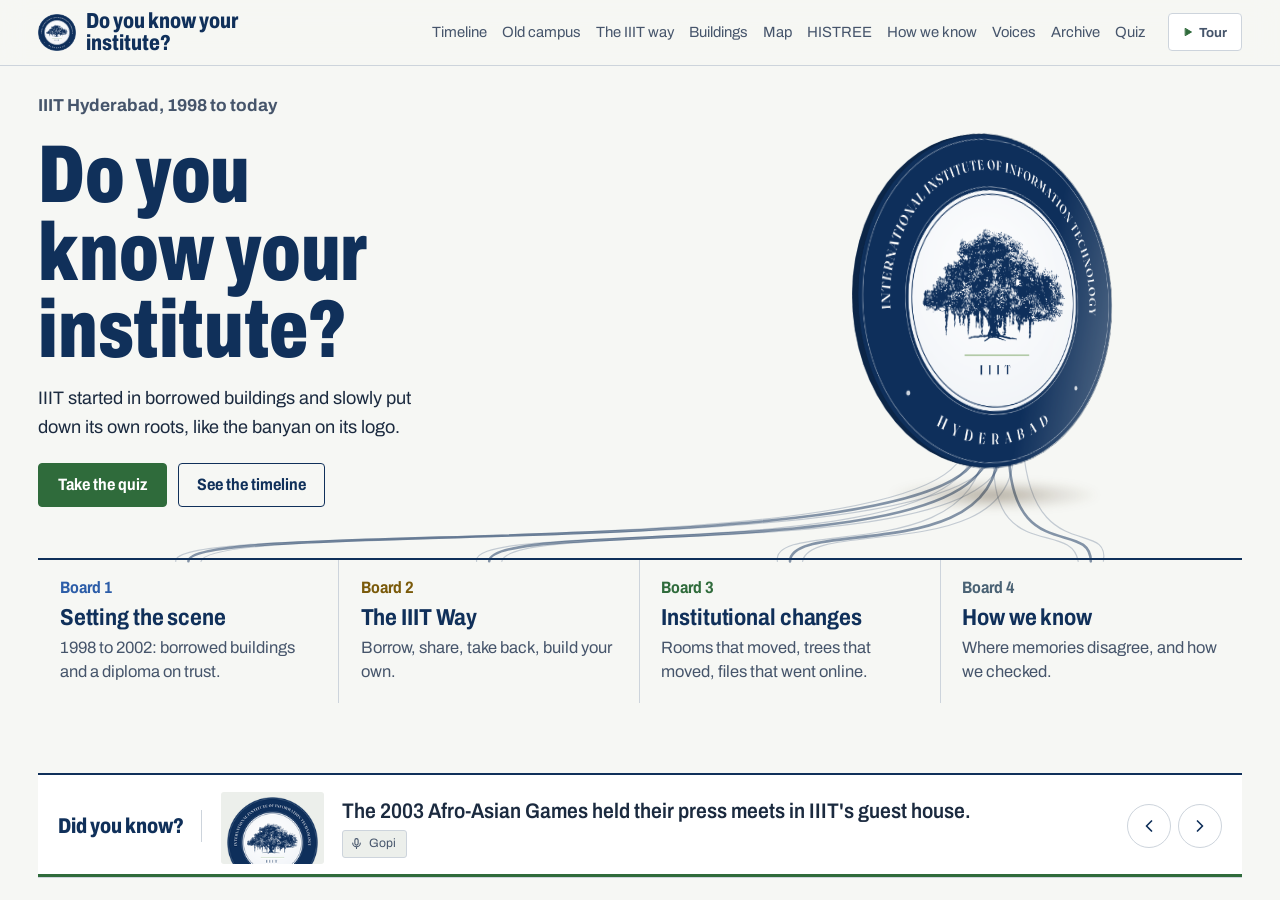
<file: site/index.html>
<!doctype html>
<html lang="en">
<head>
  <meta charset="utf-8">
  <meta name="viewport" content="width=device-width, initial-scale=1">
  <title>Do You Know Your Institute?</title>
  <meta name="description" content="Do You Know Your Institute? A pop-up museum on how IIIT Hyderabad's buildings, spaces and systems changed, by Team CakedUp (UPDH, 2026).">
  <link rel="icon" href="assets/img/favicon.svg" type="image/svg+xml">
  <link rel="stylesheet" href="css/base.css">
  <link rel="stylesheet" href="css/components.css">
  <link rel="stylesheet" href="css/start.css">
  <link rel="stylesheet" href="css/timeline.css">
  <link rel="stylesheet" href="css/map.css">
  <link rel="stylesheet" href="css/way.css">
  <link rel="stylesheet" href="css/histree.css">
  <link rel="stylesheet" href="css/voices.css">
  <link rel="stylesheet" href="css/howweknow.css">
  <link rel="stylesheet" href="css/archive.css">
  <link rel="stylesheet" href="css/quiz.css">
  <link rel="stylesheet" href="css/ending.css">
  <link rel="stylesheet" href="css/slides.css">
  <link rel="stylesheet" href="css/tour.css">
  <link rel="stylesheet" href="css/themes.css">
  <script src="js/theme.js"></script>
  <link rel="stylesheet" href="css/look.css">
  <script src="js/look.js"></script>
  <link rel="stylesheet" href="css/portrait.css">
  <!-- iPhone: "Add to Home Screen" opens without Safari's bars (iPhones can't go full screen from a web page) -->
  <meta name="apple-mobile-web-app-capable" content="yes">
  <meta name="mobile-web-app-capable" content="yes">
  <meta name="apple-mobile-web-app-status-bar-style" content="black-translucent">
</head>
<body>
  <header id="nav"></header>
  <main id="app" tabindex="-1"></main>
  <div id="modal-root"></div>
  <div id="toast-root" aria-live="polite"></div>
  <noscript><p style="padding:2rem">This exhibit needs JavaScript turned on.</p></noscript>

  <!-- data (config first). Every file assigns onto window.M. -->
  <script src="data/config.js" defer></script>
  <script src="data/sources.js" defer></script>
  <script src="data/people.js" defer></script>
  <script src="data/images.js" defer></script>
  <script src="data/events.js" defer></script>
  <script src="data/facts.js" defer></script>
  <script src="data/places.js" defer></script>
  <script src="data/journeys.js" defer></script>
  <script src="data/trees.js" defer></script>
  <script src="data/quiz.js" defer></script>
  <script src="data/conflicts.js" defer></script>
  <script src="data/verified.js" defer></script>
  <script src="data/ending.js" defer></script>
  <script src="data/way.js" defer></script>
  <script src="data/documents.js" defer></script>
  <script src="data/transcripts.js" defer></script>
  <script src="data/notes.js" defer></script>

  <!-- core -->
  <script src="js/core/util.js" defer></script>
  <script src="js/core/ui.js" defer></script>
  <script src="js/core/router.js" defer></script>
  <script src="js/core/kiosk.js" defer></script>

  <!-- pages (each registers on M.pages) -->
  <script src="js/pages/start.js" defer></script>
  <script src="js/pages/timeline.js" defer></script>
  <script src="js/pages/map.js" defer></script>
  <script src="js/pages/way.js" defer></script>
  <script src="js/pages/histree.js" defer></script>
  <script src="js/pages/voices.js" defer></script>
  <script src="js/pages/howweknow.js" defer></script>
  <script src="js/pages/archive.js" defer></script>
  <script src="js/pages/quiz.js" defer></script>
  <script src="js/pages/ending.js" defer></script>
  <script src="js/pages/slides.js" defer></script>

  <script src="js/core/tour.js" defer></script>

  <script src="js/core/main.js" defer></script>
</body>
</html>
</file>
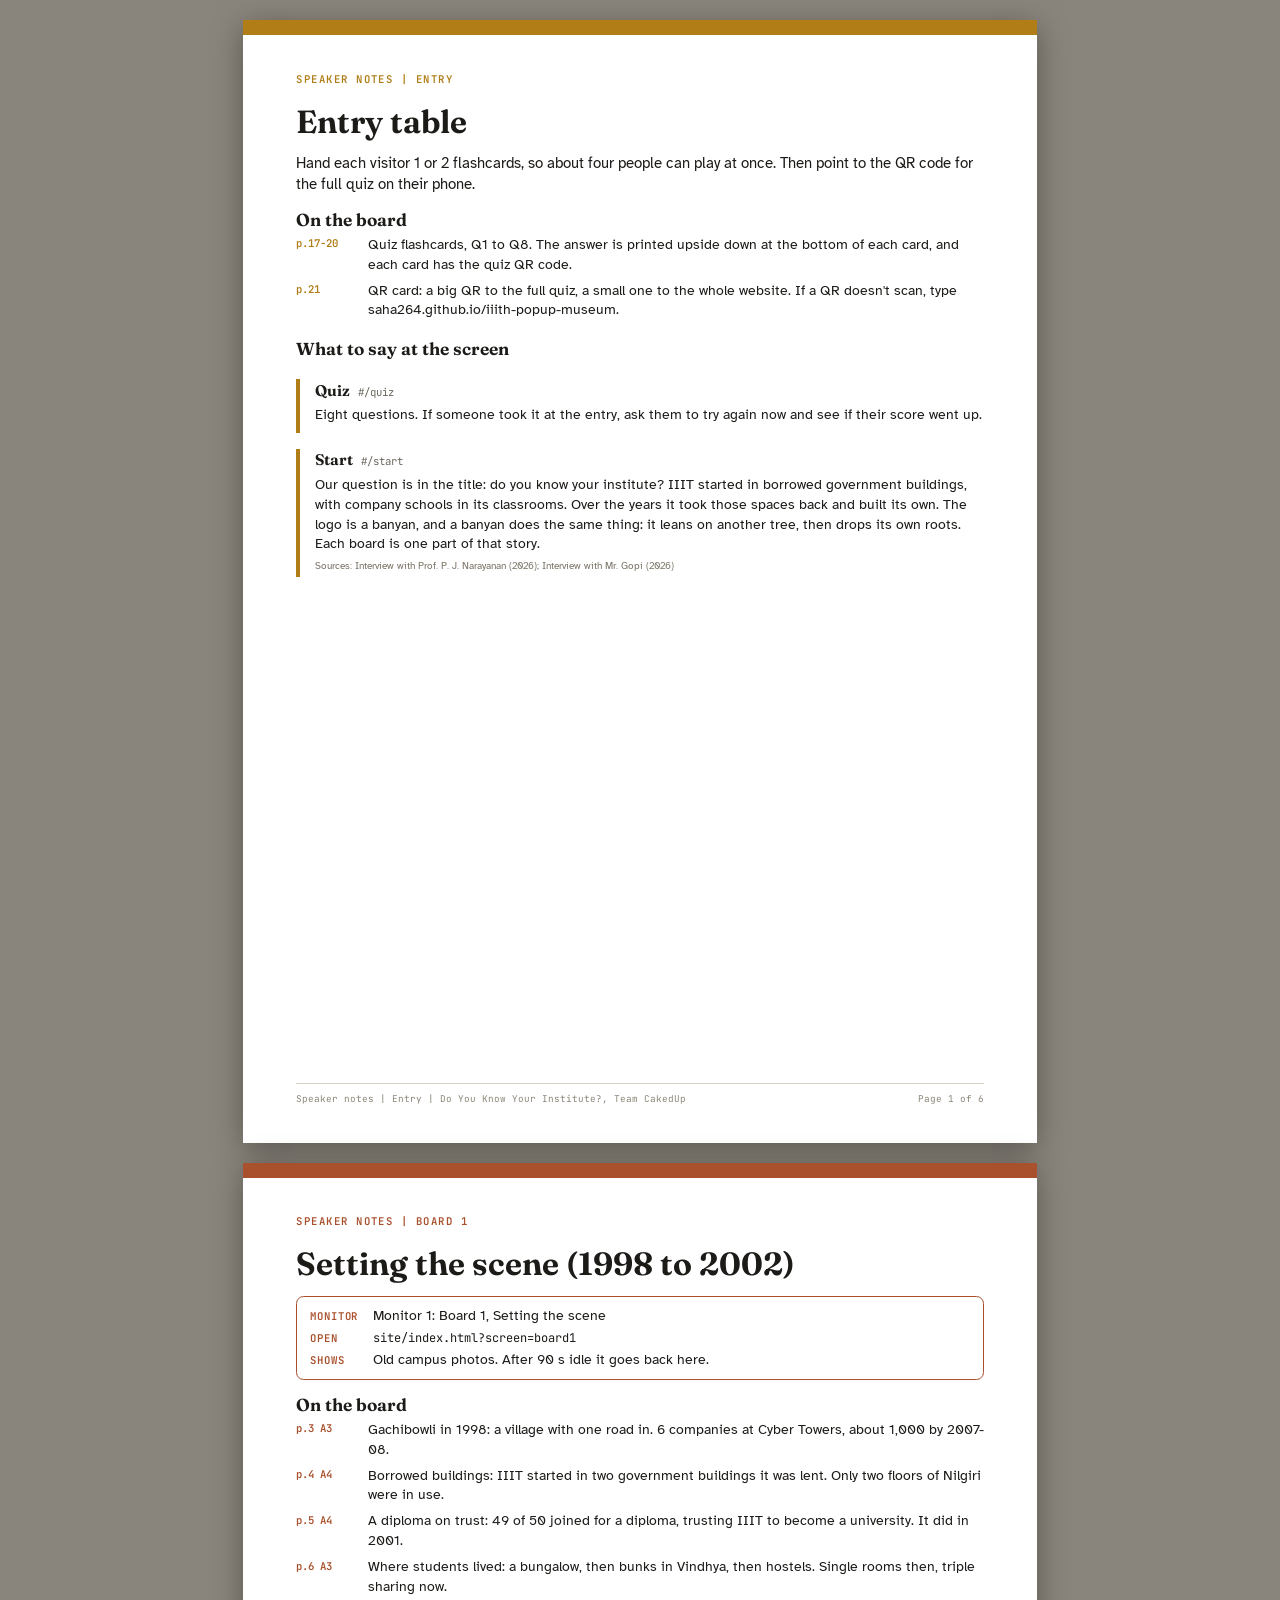
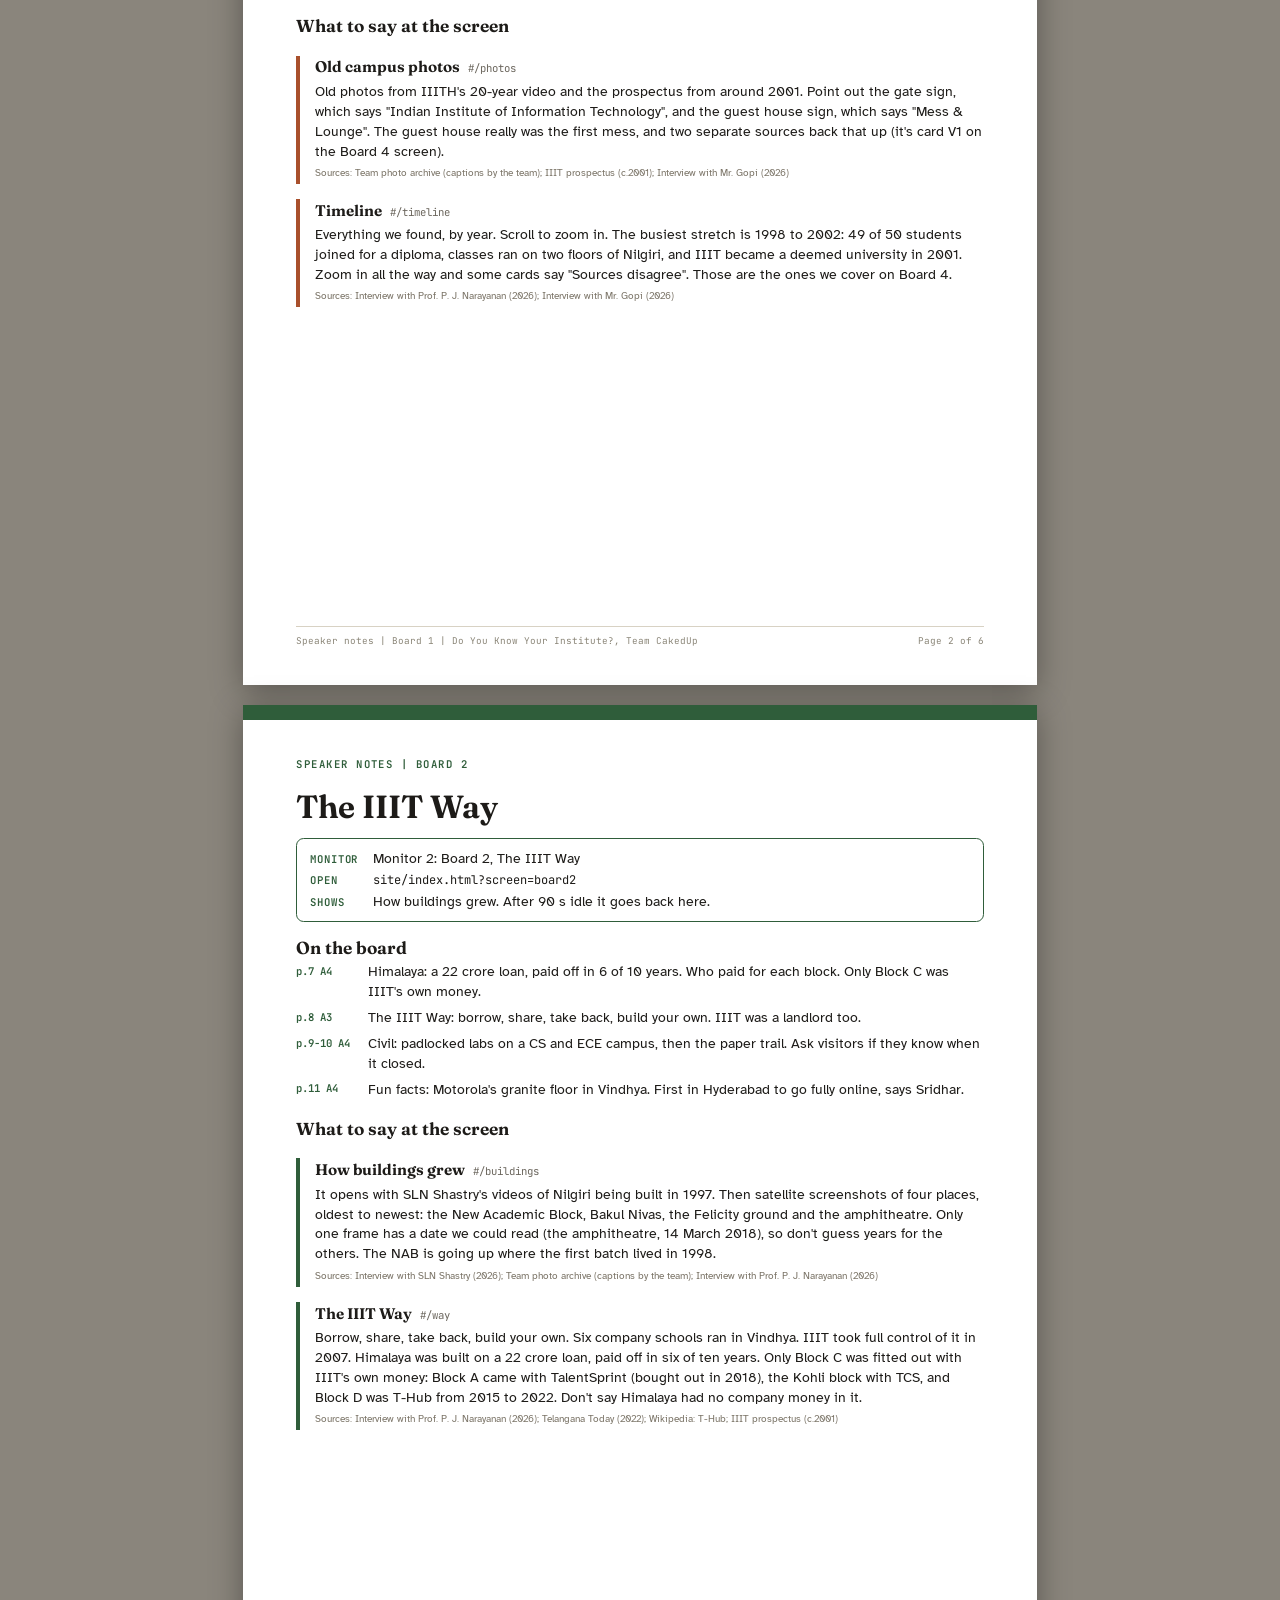
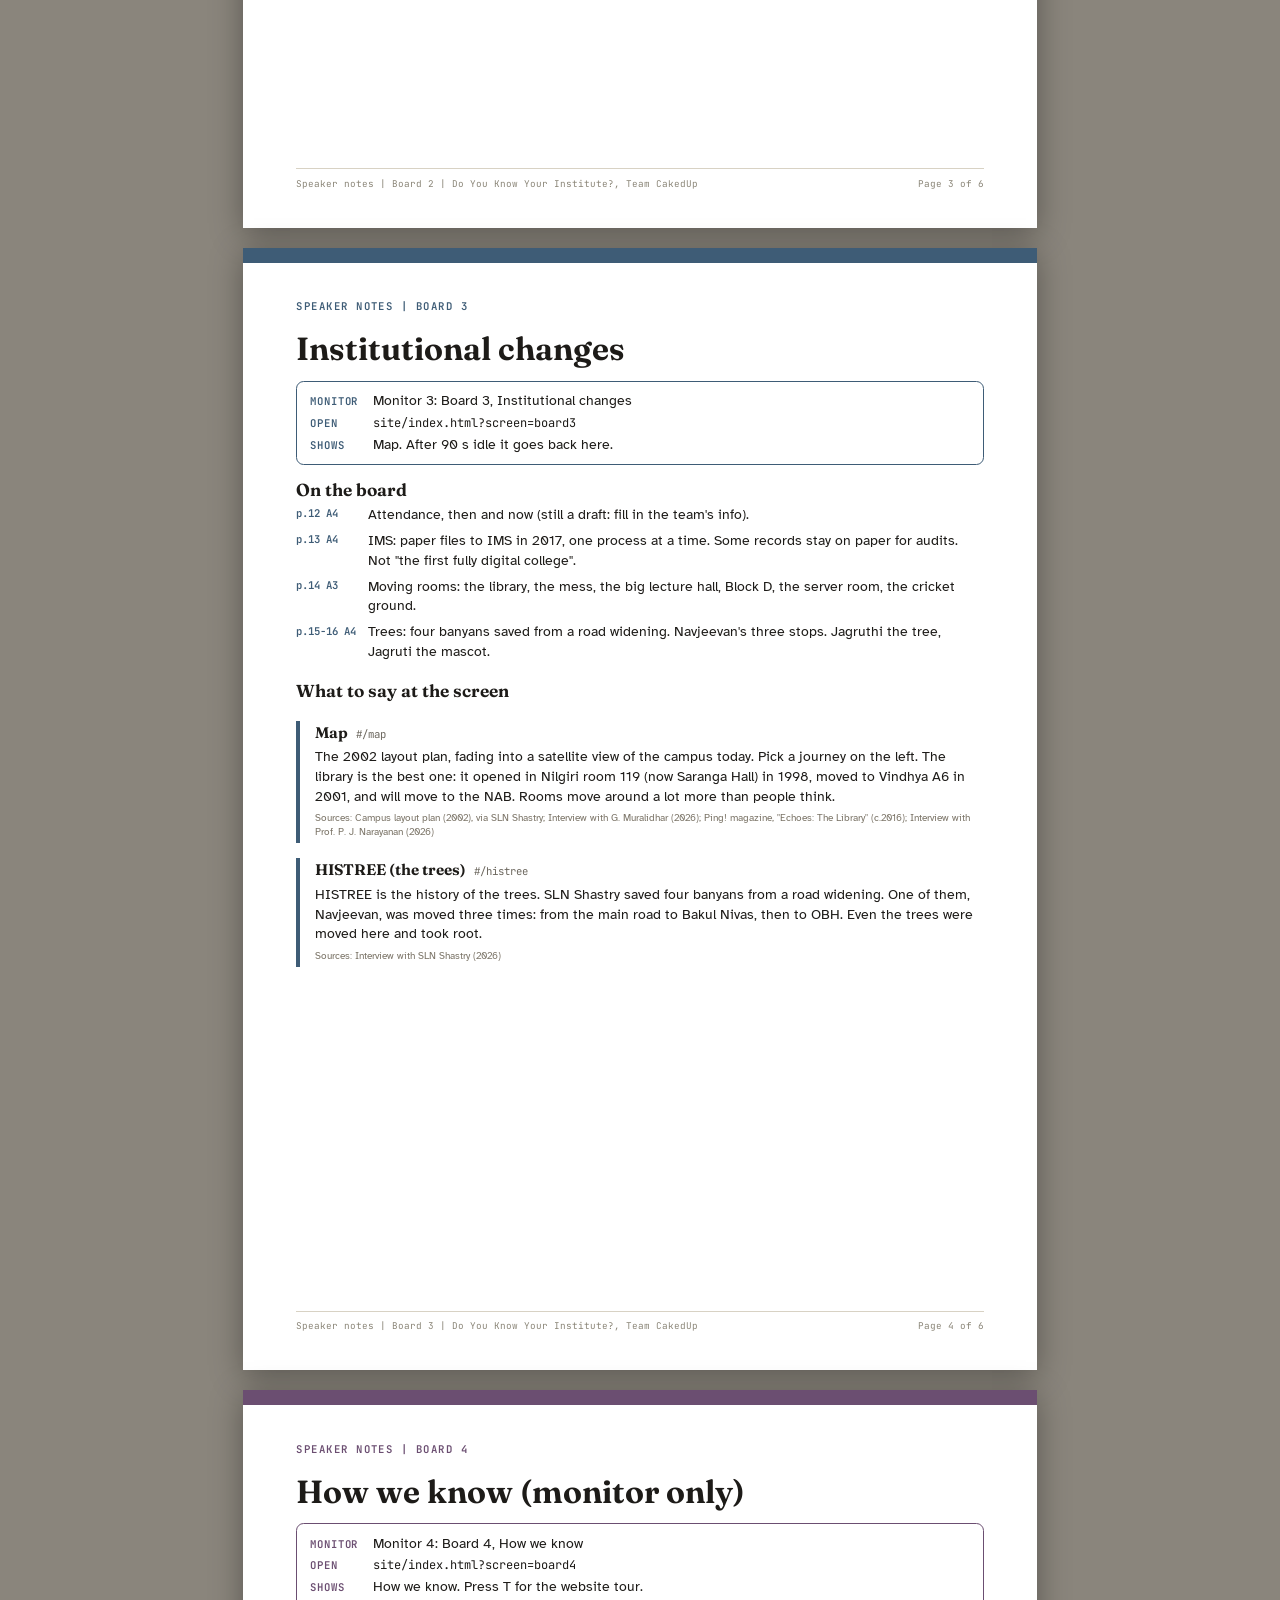
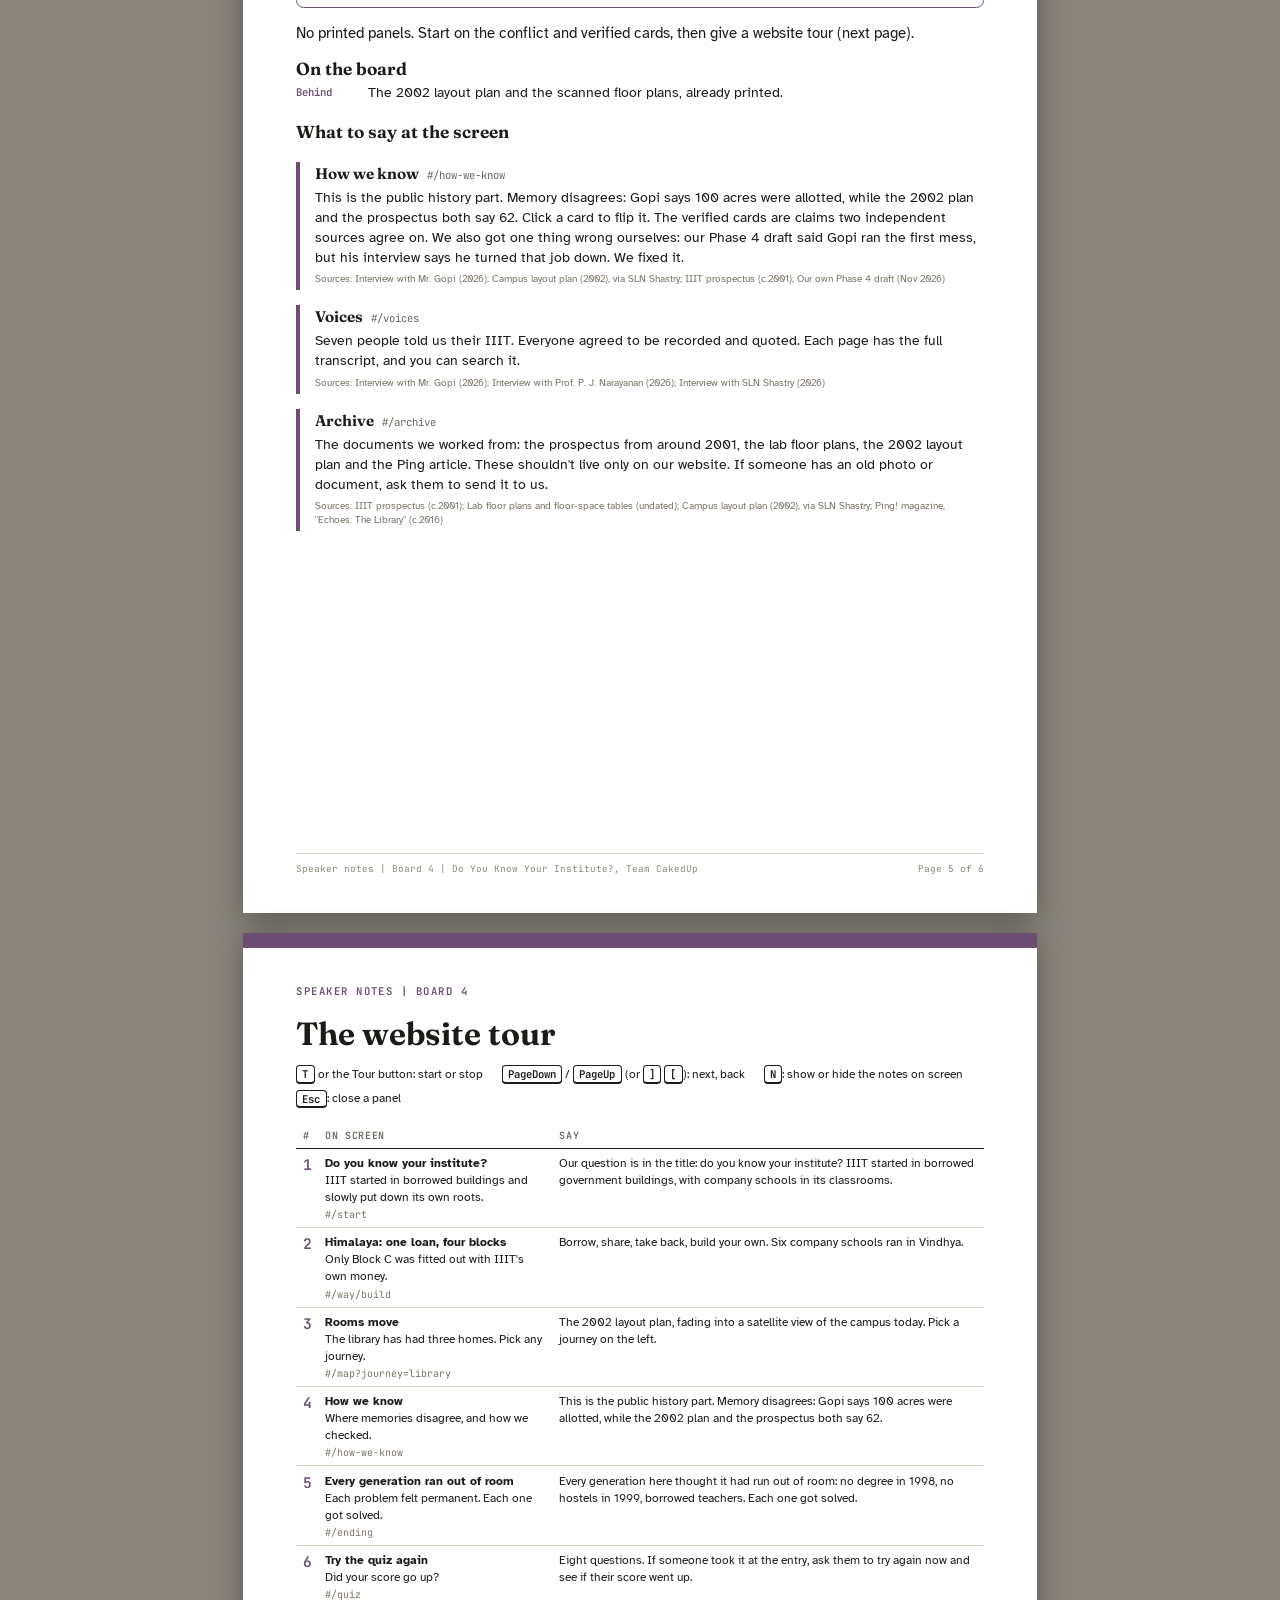
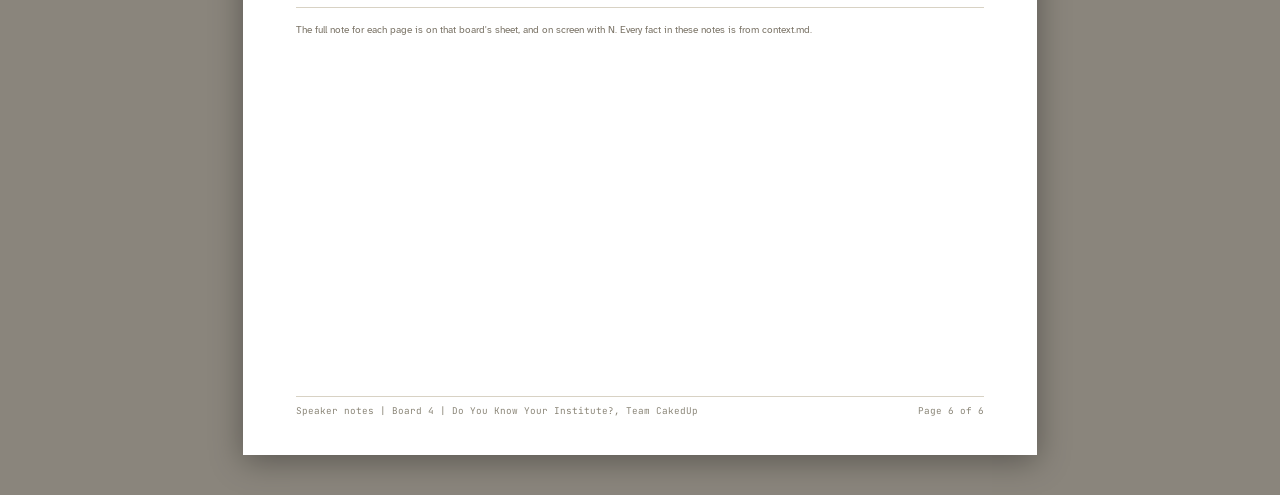
<file: print/speaker-notes.html>
<!doctype html>
<!-- speaker-notes.html: one A4 page per board for the guides, plus the Board 4 website tour. Owner: saharsh-claude (S11).
     Built from site/data/notes.js (M.notes, aakarsh-claude's) and config.js, so it always matches what the screens show.
     print/build.sh turns it into pdf/Speaker-notes_A4.pdf. -->
<html lang="en">
<head>
  <meta charset="utf-8">
  <title>Speaker notes</title>
  <style>
    @font-face { font-family: 'Atkinson Hyperlegible'; font-weight: 400; src: url('../site/assets/fonts/AtkinsonHyperlegible-normal-400.woff2') format('woff2'); }
    @font-face { font-family: 'Atkinson Hyperlegible'; font-weight: 700; src: url('../site/assets/fonts/AtkinsonHyperlegible-normal-700.woff2') format('woff2'); }
    @font-face { font-family: 'Fraunces'; font-weight: 300 800; src: url('../site/assets/fonts/Fraunces-normal-300_800.woff2') format('woff2'); }
    @font-face { font-family: 'JetBrains Mono'; font-weight: 400 700; src: url('../site/assets/fonts/JetBrainsMono-normal-400.woff2') format('woff2'); }
    @page { size: A4 portrait; margin: 0; }
    * { box-sizing: border-box; }
    html, body { margin: 0; }
    body { font: 10.5pt/1.42 'Atkinson Hyperlegible', system-ui, sans-serif; color: #1d1b18; background: #fff; -webkit-print-color-adjust: exact; print-color-adjust: exact; }
    @media screen { body { background: #8a857c; padding: 20px 0; } .page { margin: 0 auto 20px; box-shadow: 0 6px 30px rgba(0,0,0,.35); } }
    .page { width: 210mm; height: 297mm; padding: 14mm 14mm 10mm; position: relative; overflow: hidden; background: #fff; break-after: page; display: flex; flex-direction: column; gap: 4mm; --c: #0B3563; }
    .page::before { content: ""; position: absolute; left: 0; right: 0; top: 0; height: 4mm; background: var(--c); }
    .kicker { font: 700 8pt/1.2 'JetBrains Mono', monospace; letter-spacing: .14em; text-transform: uppercase; color: var(--c); }
    h1 { font: 650 24pt/1.05 'Fraunces', Georgia, serif; margin: 1mm 0 0; }
    h2 { font: 650 13pt/1.1 'Fraunces', Georgia, serif; margin: 0 0 1.5mm; }
    .screen { border: .4mm solid var(--c); border-radius: 2mm; padding: 2.5mm 3.5mm; display: grid; grid-template-columns: auto 1fr; gap: 1mm 4mm; align-items: baseline; }
    .screen b { font: 700 8pt 'JetBrains Mono', monospace; color: var(--c); text-transform: uppercase; letter-spacing: .08em; }
    .screen code { font: 9pt 'JetBrains Mono', monospace; }
    .note { border-left: 1.2mm solid var(--c); padding: 1mm 0 1mm 4mm; }
    .note p { margin: 0 0 1.2mm; }
    .note .route { font: 8pt 'JetBrains Mono', monospace; color: #6b665d; margin-left: 2mm; font-weight: 400; }
    .src { font-size: 7.5pt; color: #7a7366; }
    ul.sheets { margin: 0; padding: 0; list-style: none; display: grid; gap: 1.6mm; }
    ul.sheets li { display: grid; grid-template-columns: 16mm 1fr; gap: 3mm; }
    ul.sheets li span { font: 700 8pt 'JetBrains Mono', monospace; color: var(--c); padding-top: .4mm; }
    table { width: 100%; border-collapse: collapse; font-size: 9pt; }
    th, td { text-align: left; vertical-align: top; padding: 1.6mm 1.8mm; border-bottom: .25mm solid #d8d2c4; }
    th { font: 700 7.5pt 'JetBrains Mono', monospace; text-transform: uppercase; letter-spacing: .06em; color: #6b665d; border-bottom: .5mm solid #1d1b18; }
    td.n { font: 700 11pt 'JetBrains Mono', monospace; color: var(--c); }
    td small { display: block; font: 7.5pt 'JetBrains Mono', monospace; color: #7a7366; margin-top: .6mm; }
    .keys { display: flex; flex-wrap: wrap; gap: 2mm 5mm; font-size: 9pt; }
    kbd { font: 700 8pt 'JetBrains Mono', monospace; border: .3mm solid #1d1b18; border-bottom-width: .7mm; border-radius: 1mm; padding: .2mm 1.4mm; }
    .foot { margin-top: auto; display: flex; justify-content: space-between; font: 7pt 'JetBrains Mono', monospace; color: #8a8577; border-top: .25mm solid #d8d2c4; padding-top: 2mm; }
  </style>
</head>
<body>
  <div id="root"></div>
  <script>window.M = {};</script>
  <script src="../site/data/config.js"></script>
  <script src="../site/data/sources.js"></script>
  <script src="../site/data/notes.js"></script>
  <script src="speaker-notes.js"></script>
</body>
</html>
</file>
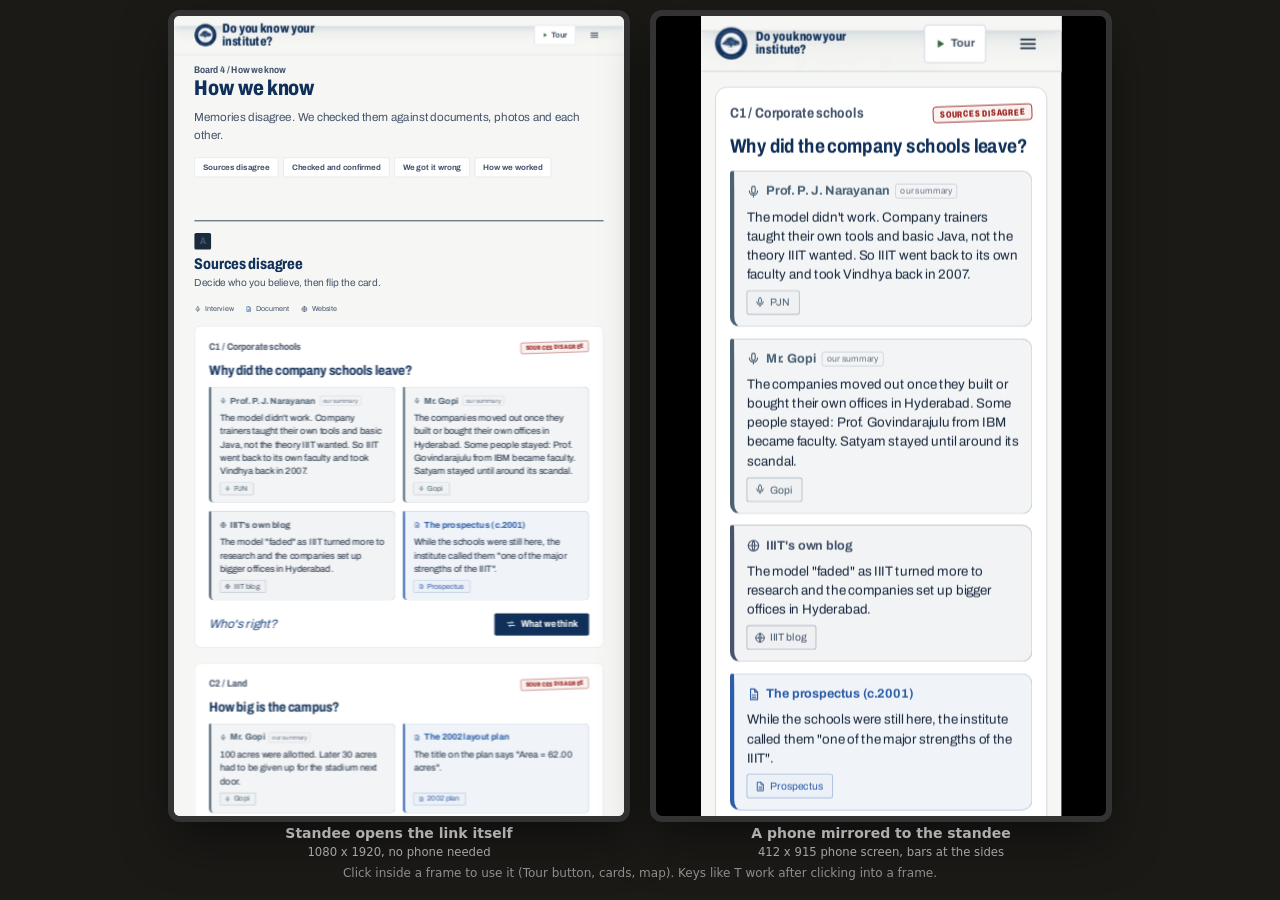
<file: site/preview.html>
<!doctype html>
<html lang="en">
<head>
  <meta charset="utf-8">
  <meta name="viewport" content="width=device-width, initial-scale=1">
  <title>Board 4 standee preview</title>
  <!-- preview.html: see the Board 4 vertical screen on a laptop. Owner: aakarsh-claude (A13).
       Both frames run the real site (index.html?screen=board4) at true size, scaled down to fit this window. Not linked from the site. -->
  <style>
    html, body { margin: 0; height: 100%; background: #1b1a17; color: #eee; font: 14px/1.4 system-ui, sans-serif; }
    .row { display: flex; gap: 32px; justify-content: center; align-items: flex-start; padding: 16px 20px 0; box-sizing: border-box; height: 100%; }
    figure { margin: 0; display: flex; flex-direction: column; align-items: center; gap: 8px; }
    figcaption { font-weight: 600; text-align: center; }
    figcaption small { display: block; font-weight: 400; opacity: .65; }
    .screen { position: relative; background: #000; outline: 6px solid #333; border-radius: 6px; overflow: hidden; box-shadow: 0 20px 50px rgba(0, 0, 0, .5); }
    .screen iframe { position: absolute; border: 0; transform-origin: 0 0; background: #fff; }
    .hint { position: fixed; left: 0; right: 0; bottom: 6px; text-align: center; font-size: 12px; opacity: .55; }
  </style>
</head>
<body>
  <div class="row">
    <figure>
      <div class="screen" id="s1"><iframe id="f1" src="index.html?screen=board4" width="1080" height="1920" title="Standee, own browser"></iframe></div>
      <figcaption>Standee opens the link itself<small>1080 x 1920, no phone needed</small></figcaption>
    </figure>
    <figure>
      <div class="screen" id="s2"><iframe id="f2" src="index.html?screen=board4" width="412" height="915" title="Phone mirrored to the standee"></iframe></div>
      <figcaption>A phone mirrored to the standee<small>412 x 915 phone screen, bars at the sides</small></figcaption>
    </figure>
  </div>
  <p class="hint">Click inside a frame to use it (Tour button, cards, map). Keys like T work after clicking into a frame.</p>
  <script>
    (function () {
      var frames = [["s1", "f1", 1080, 1920], ["s2", "f2", 412, 915]];
      function fit() {
        var H = Math.max(300, innerHeight - 100), W = H * 9 / 16;   // the standee is a 16:9 screen turned upright
        frames.forEach(function (a) {
          var s = document.getElementById(a[0]), f = document.getElementById(a[1]);
          var k = Math.min(W / a[2], H / a[3]);
          s.style.width = W + "px"; s.style.height = H + "px";
          f.style.transform = "scale(" + k + ")";
          f.style.left = ((W - a[2] * k) / 2) + "px"; f.style.top = ((H - a[3] * k) / 2) + "px";
        });
      }
      addEventListener("resize", fit); fit();
    })();
  </script>
</body>
</html>
</file>
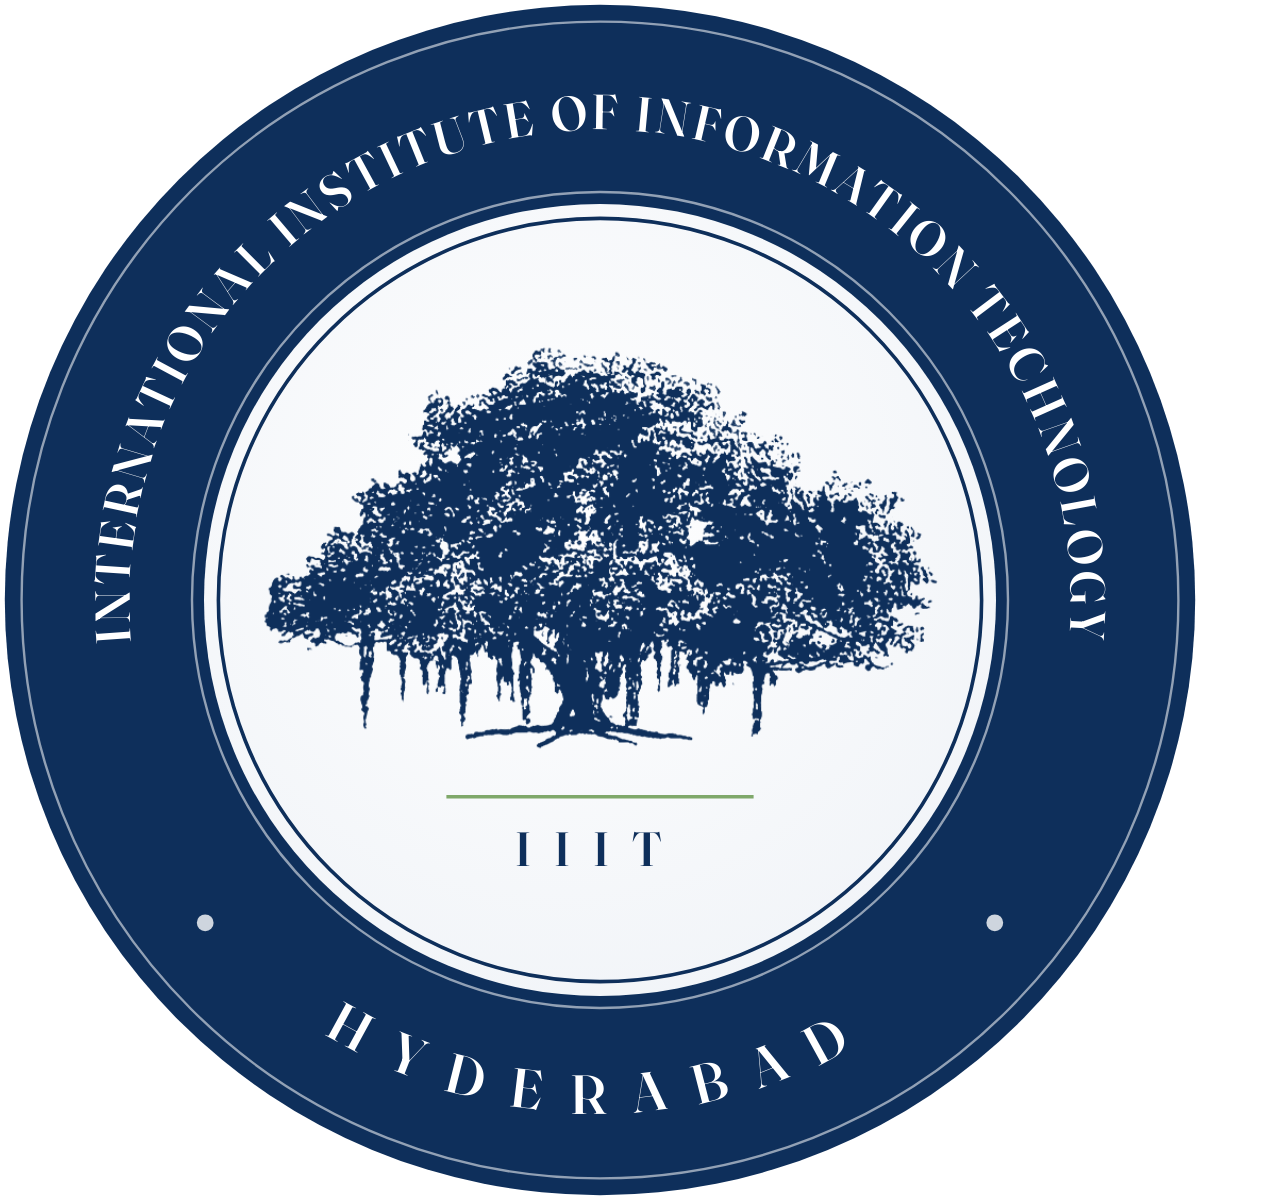
<file: scripts/badge/badge.html>
<!doctype html>
<!-- Renders the round IIIT badge (flat, logo blue) for the Start page. Used by scripts/badge/render.sh. Not part of the site. -->
<html><head><meta charset="utf-8">
<style>
  @font-face { font-family: 'Fraunces'; font-weight: 300 800; src: url('../../site/assets/fonts/Fraunces-normal-300_800.woff2') format('woff2'); }
  html, body { margin: 0; background: transparent; }
  svg { display: block; width: 1200px; height: 1200px; }
  text { font-family: 'Fraunces', Georgia, serif; font-variation-settings: 'opsz' 144; font-weight: 560; }
</style></head>
<body>
<svg viewBox="0 0 1000 1000" xmlns="http://www.w3.org/2000/svg" xmlns:xlink="http://www.w3.org/1999/xlink">
  <defs>
    <mask id="tree" maskUnits="userSpaceOnUse" x="0" y="0" width="1000" height="1000">
      <image href="../../site/assets/img/iiit-tree-mask.png" x="215" y="285" width="570" height="343"/>
    </mask>
    <path id="top" d="M 160.5 696 A 392 392 0 1 1 839.5 696"/>
    <path id="bot" d="M 97.8 646.4 A 428 428 0 0 0 902.2 646.4"/>
    <radialGradient id="paper" cx="45%" cy="40%" r="65%">
      <stop offset="0" stop-color="#FFFFFF"/><stop offset="1" stop-color="#F1F4F8"/>
    </radialGradient>
  </defs>
  <!-- outer ring in the logo's navy -->
  <circle cx="500" cy="500" r="496" fill="#0E2F5B"/>
  <circle cx="500" cy="500" r="482" fill="none" stroke="#FFFFFF" stroke-opacity=".55" stroke-width="2"/>
  <circle cx="500" cy="500" r="340" fill="none" stroke="#FFFFFF" stroke-opacity=".55" stroke-width="2"/>
  <!-- inner field -->
  <circle cx="500" cy="500" r="330" fill="url(#paper)"/>
  <circle cx="500" cy="500" r="318" fill="none" stroke="#0E2F5B" stroke-width="3"/>
  <!-- the logo's banyan, in the logo's navy -->
  <rect x="0" y="0" width="1000" height="1000" fill="#0E2F5B" mask="url(#tree)"/>
  <!-- the thin green rule from the logo -->
  <line x1="372" y1="664" x2="628" y2="664" stroke="#7FA86A" stroke-width="3"/>
  <text x="500" y="722" text-anchor="middle" font-size="40" fill="#0E2F5B" letter-spacing="19">IIIT</text>
  <!-- rim text -->
  <text font-size="41" fill="#FFFFFF" letter-spacing="3.4"><textPath href="#top" startOffset="50%" text-anchor="middle">INTERNATIONAL INSTITUTE OF INFORMATION TECHNOLOGY</textPath></text>
  <text font-size="46" fill="#FFFFFF" letter-spacing="24"><textPath href="#bot" startOffset="50%" text-anchor="middle">HYDERABAD</textPath></text>
  <circle cx="171" cy="769" r="7" fill="#FFFFFF" fill-opacity=".8"/>
  <circle cx="829" cy="769" r="7" fill="#FFFFFF" fill-opacity=".8"/>
</svg>
</body></html>
</file>
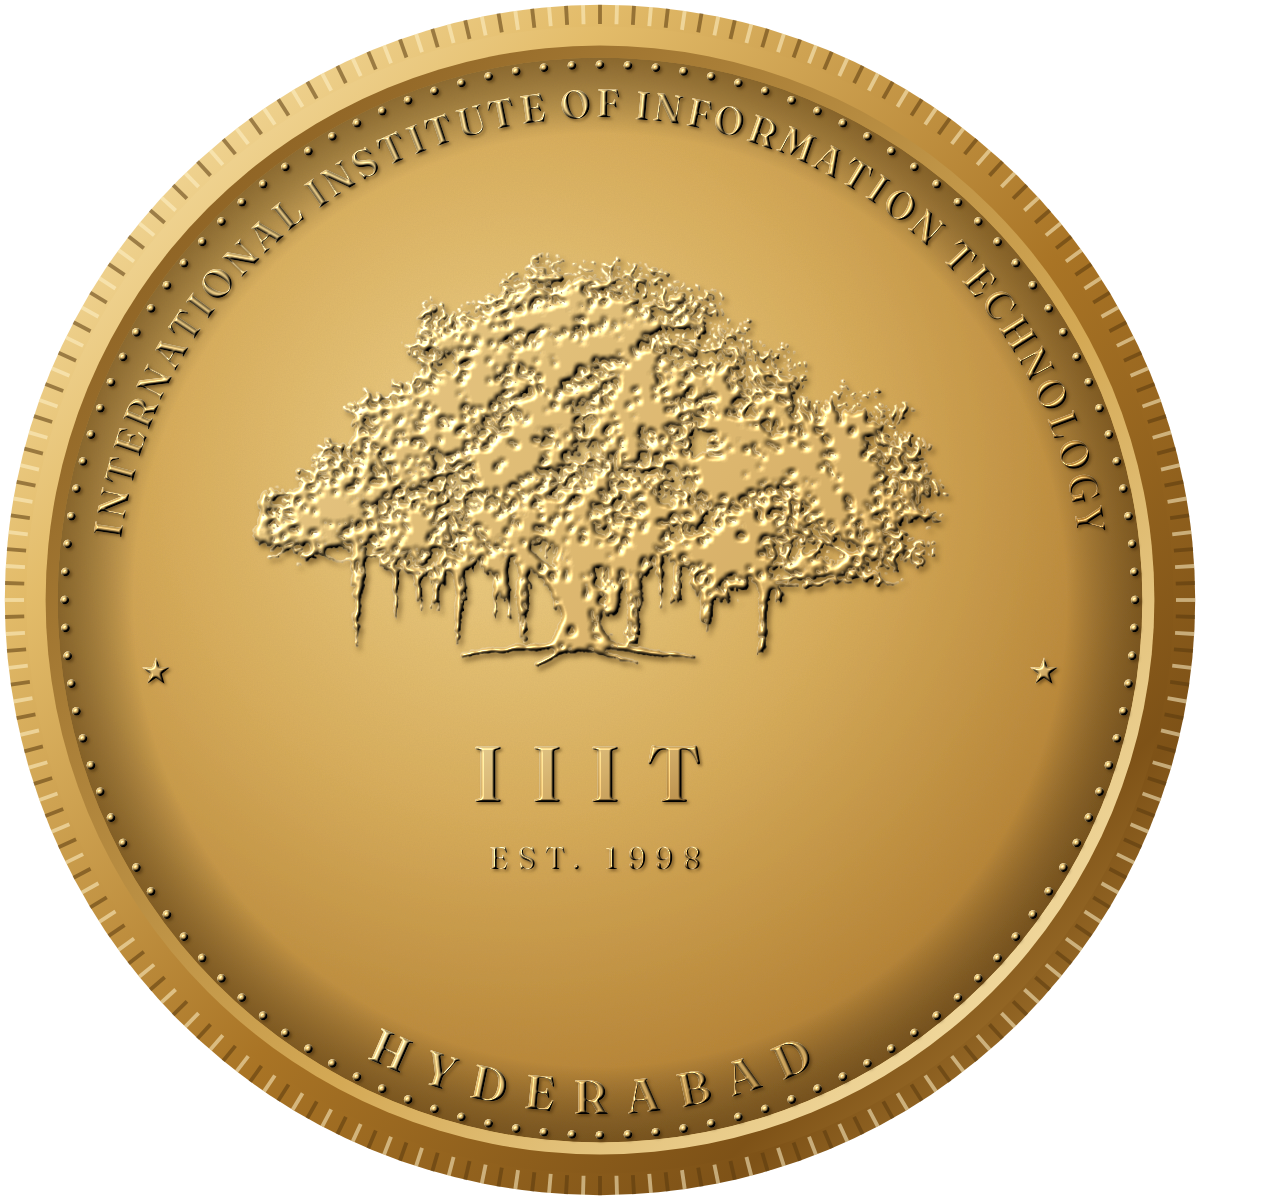
<file: scripts/coin/coin-face.html>
<!doctype html>
<!-- Renders one face of the HISTREE coin. Used by scripts/coin/render.sh (headless Chrome screenshot).
     ?face=front (IIIT logo tree) or ?face=back (our HISTREE banyan). Not part of the site. -->
<html><head><meta charset="utf-8">
<style>
  @font-face { font-family: 'Fraunces'; font-weight: 300 800; src: url('../../site/assets/fonts/Fraunces-normal-300_800.woff2') format('woff2'); }
  html, body { margin: 0; background: transparent; }
  svg { display: block; width: 1200px; height: 1200px; }
  text { font-family: 'Fraunces', Georgia, serif; font-variation-settings: 'opsz' 72; }
</style></head>
<body>
<svg id="coin" viewBox="0 0 1000 1000" xmlns="http://www.w3.org/2000/svg">
  <defs>
    <!-- metal: warm brass/bronze -->
    <radialGradient id="field" cx="42%" cy="38%" r="70%">
      <stop offset="0" stop-color="#F3D68E"/>
      <stop offset=".45" stop-color="#D9AE5C"/>
      <stop offset=".8" stop-color="#B98636"/>
      <stop offset="1" stop-color="#9A6A26"/>
    </radialGradient>
    <linearGradient id="relief-metal" x1="0" y1="0" x2="1" y2="1">
      <stop offset="0" stop-color="#F6DE9C"/>
      <stop offset=".5" stop-color="#DDB466"/>
      <stop offset="1" stop-color="#B07C30"/>
    </linearGradient>
    <linearGradient id="rim" x1="0" y1="0" x2="1" y2="1">
      <stop offset="0" stop-color="#FFF0C2"/>
      <stop offset=".25" stop-color="#E3BC6A"/>
      <stop offset=".55" stop-color="#A97425"/>
      <stop offset=".8" stop-color="#7E5217"/>
      <stop offset="1" stop-color="#C99A48"/>
    </linearGradient>
    <linearGradient id="rim-in" x1="1" y1="1" x2="0" y2="0">
      <stop offset="0" stop-color="#FFF0C2"/>
      <stop offset=".4" stop-color="#D4A955"/>
      <stop offset="1" stop-color="#7A4F16"/>
    </linearGradient>

    <!-- brushed / cast texture on the field -->
    <filter id="grain" x="0" y="0" width="100%" height="100%">
      <feTurbulence type="fractalNoise" baseFrequency="0.9" numOctaves="2" seed="4" result="n"/>
      <feColorMatrix in="n" type="matrix" values="0 0 0 0 0.35  0 0 0 0 0.25  0 0 0 0 0.1  0 0 0 0.16 0" result="g"/>
      <feComposite in="g" in2="SourceGraphic" operator="in" result="gi"/>
      <feMerge><feMergeNode in="SourceGraphic"/><feMergeNode in="gi"/></feMerge>
    </filter>

    <!-- struck relief: lit from the upper left, soft shadow to the lower right -->
    <filter id="relief" x="-8%" y="-8%" width="116%" height="116%" color-interpolation-filters="sRGB">
      <feGaussianBlur in="SourceAlpha" stdDeviation="1.6" result="b"/>
      <feDiffuseLighting in="b" surfaceScale="4" diffuseConstant="1.18" lighting-color="#ffffff" result="diff">
        <feDistantLight azimuth="225" elevation="48"/>
      </feDiffuseLighting>
      <feComposite in="diff" in2="SourceAlpha" operator="in" result="diffIn"/>
      <feBlend in="SourceGraphic" in2="diffIn" mode="multiply" result="base"/>
      <feSpecularLighting in="b" surfaceScale="4" specularConstant="0.95" specularExponent="20" lighting-color="#FFF3CC" result="spec">
        <feDistantLight azimuth="225" elevation="40"/>
      </feSpecularLighting>
      <feComposite in="spec" in2="SourceAlpha" operator="in" result="specIn"/>
      <feComposite in="base" in2="specIn" operator="arithmetic" k1="0" k2="1" k3="0.75" k4="0" result="lit"/>
      <feOffset in="SourceAlpha" dx="2.2" dy="3" result="off"/>
      <feGaussianBlur in="off" stdDeviation="2.2" result="offb"/>
      <feFlood flood-color="#3E2606" flood-opacity="0.55"/>
      <feComposite in2="offb" operator="in" result="shadow"/>
      <feMerge><feMergeNode in="shadow"/><feMergeNode in="lit"/></feMerge>
    </filter>
    <!-- lighter relief for small lettering -->
    <filter id="relief-text" x="-5%" y="-20%" width="110%" height="140%" color-interpolation-filters="sRGB">
      <feGaussianBlur in="SourceAlpha" stdDeviation="0.9" result="b"/>
      <feDiffuseLighting in="b" surfaceScale="3" diffuseConstant="1.2" result="diff"><feDistantLight azimuth="225" elevation="45"/></feDiffuseLighting>
      <feComposite in="diff" in2="SourceAlpha" operator="in" result="diffIn"/>
      <feBlend in="SourceGraphic" in2="diffIn" mode="multiply" result="base"/>
      <feSpecularLighting in="b" surfaceScale="3" specularConstant=".8" specularExponent="18" lighting-color="#FFF3CC" result="spec"><feDistantLight azimuth="225" elevation="40"/></feSpecularLighting>
      <feComposite in="spec" in2="SourceAlpha" operator="in" result="specIn"/>
      <feComposite in="base" in2="specIn" operator="arithmetic" k2="1" k3=".7" result="lit"/>
      <feOffset in="SourceAlpha" dx="1.4" dy="1.8" result="off"/>
      <feGaussianBlur in="off" stdDeviation="1.2" result="offb"/>
      <feFlood flood-color="#3E2606" flood-opacity=".5"/>
      <feComposite in2="offb" operator="in" result="shadow"/>
      <feMerge><feMergeNode in="shadow"/><feMergeNode in="lit"/></feMerge>
    </filter>
    <!-- recessed field edge (inner shadow under the rim) -->
    <radialGradient id="field-shade" cx="50%" cy="50%" r="50%">
      <stop offset=".86" stop-color="#000" stop-opacity="0"/>
      <stop offset="1" stop-color="#3a2405" stop-opacity=".45"/>
    </radialGradient>

    <path id="arc-top" d="M 500 500 m -402 0 a 402 402 0 0 1 804 0"/>
    <path id="arc-bottom" d="M 500 500 m -428 0 a 428 428 0 0 0 856 0"/>
    <clipPath id="field-clip"><circle cx="500" cy="500" r="452"/></clipPath>

    <mask id="tree-mask" maskUnits="userSpaceOnUse" x="0" y="0" width="1000" height="1000">
      <image id="tree-img" href="" x="0" y="0" width="1000" height="1000" preserveAspectRatio="xMidYMid meet"/>
    </mask>
  </defs>

  <!-- milled edge -->
  <circle cx="500" cy="500" r="496" fill="url(#rim)"/>
  <g id="reeds" opacity=".55"></g>
  <!-- raised rim -->
  <circle cx="500" cy="500" r="478" fill="url(#rim)"/>
  <circle cx="500" cy="500" r="462" fill="url(#rim-in)"/>
  <!-- field -->
  <g clip-path="url(#field-clip)">
    <circle cx="500" cy="500" r="452" fill="url(#field)" filter="url(#grain)"/>
    <circle cx="500" cy="500" r="452" fill="url(#field-shade)"/>
  </g>
  <!-- beaded ring -->
  <g id="beads" filter="url(#relief-text)"></g>

  <!-- central device -->
  <g filter="url(#relief)">
    <rect id="device" x="0" y="0" width="1000" height="1000" fill="url(#relief-metal)" mask="url(#tree-mask)"/>
  </g>

  <!-- lettering -->
  <g filter="url(#relief-text)" fill="url(#relief-metal)">
    <text font-size="40" font-weight="650" letter-spacing="6"><textPath id="t-top" href="#arc-top" startOffset="50%" text-anchor="middle"></textPath></text>
    <text font-size="40" font-weight="650" letter-spacing="14"><textPath id="t-bottom" href="#arc-bottom" startOffset="50%" text-anchor="middle"></textPath></text>
    <text id="t-center" x="500" y="0" font-size="44" font-weight="700" letter-spacing="10" text-anchor="middle"></text>
    <text id="t-small" x="500" y="0" font-size="26" font-weight="500" letter-spacing="8" text-anchor="middle"></text>
  </g>
  <!-- tiny stars between the arcs -->
  <g id="stars" filter="url(#relief-text)" fill="url(#relief-metal)"></g>
</svg>
<script>
  var face = new URLSearchParams(location.search).get("face") || "front";
  var NS = "http://www.w3.org/2000/svg";
  function mk(tag, attrs, parent) { var e = document.createElementNS(NS, tag); for (var k in attrs) e.setAttribute(k, attrs[k]); parent.appendChild(e); return e; }
  // reeding on the milled edge
  var reeds = document.getElementById("reeds");
  for (var i = 0; i < 220; i++) {
    var a = i / 220 * Math.PI * 2;
    mk("line", { x1: 500 + Math.cos(a) * 480, y1: 500 + Math.sin(a) * 480, x2: 500 + Math.cos(a) * 496, y2: 500 + Math.sin(a) * 496, stroke: i % 2 ? "#5a3a0e" : "#fff2c8", "stroke-width": 3.2 }, reeds);
  }
  // beads
  var beads = document.getElementById("beads");
  for (var j = 0; j < 120; j++) {
    var b = j / 120 * Math.PI * 2;
    mk("circle", { cx: 500 + Math.cos(b) * 446, cy: 500 + Math.sin(b) * 446, r: 3.6, fill: "url(#relief-metal)" }, beads);
  }
  function star(x, y, r) {
    var d = "";
    for (var k = 0; k < 10; k++) { var ang = -Math.PI / 2 + k * Math.PI / 5, rr = k % 2 ? r * .42 : r; d += (k ? "L" : "M") + (x + Math.cos(ang) * rr).toFixed(1) + " " + (y + Math.sin(ang) * rr).toFixed(1); }
    mk("path", { d: d + "Z" }, document.getElementById("stars"));
  }
  var img = document.getElementById("tree-img");
  if (face === "front") {
    img.setAttribute("href", "../../site/assets/img/iiit-tree-mask.png");
    img.setAttribute("x", 205); img.setAttribute("y", 205); img.setAttribute("width", 590); img.setAttribute("height", 356);
    document.getElementById("t-top").textContent = "INTERNATIONAL INSTITUTE OF INFORMATION TECHNOLOGY";
    document.getElementById("t-bottom").parentNode.setAttribute("letter-spacing", "16");
    document.getElementById("t-top").parentNode.setAttribute("font-size", "33");
    document.getElementById("t-top").parentNode.setAttribute("letter-spacing", "3.2");
    document.getElementById("t-bottom").textContent = "HYDERABAD";
    var c = document.getElementById("t-center"); c.setAttribute("y", 668); c.textContent = "IIIT";
    c.setAttribute("font-size", "66"); c.setAttribute("letter-spacing", "22");
    var s = document.getElementById("t-small"); s.setAttribute("y", 724); s.textContent = "EST. 1998";
    star(130, 560, 12); star(870, 560, 12);
  } else {
    img.setAttribute("href", "../../site/assets/img/banyan-mask.png");
    img.setAttribute("x", 170); img.setAttribute("y", 178); img.setAttribute("width", 660); img.setAttribute("height", 437);
    document.getElementById("t-top").textContent = "HOW IIIT PUT DOWN ITS OWN ROOTS";
    document.getElementById("t-top").parentNode.setAttribute("letter-spacing", "7");
    document.getElementById("t-bottom").textContent = "DO YOU KNOW YOUR INSTITUTE?";
    document.getElementById("t-bottom").parentNode.setAttribute("letter-spacing", "5");
    document.getElementById("t-bottom").parentNode.setAttribute("font-size", "32");
    var c2 = document.getElementById("t-center"); c2.setAttribute("y", 686); c2.textContent = "HISTREE";
    c2.setAttribute("font-size", "70"); c2.setAttribute("letter-spacing", "16");
    var s2 = document.getElementById("t-small"); s2.setAttribute("y", 738); s2.textContent = "1998 · 2026";
    star(122, 560, 12); star(878, 560, 12);
  }
  document.fonts.ready.then(function () { document.body.dataset.ready = "1"; });
</script>
</body></html>
</file>
<file: site/css/base.css>
/* base.css: tokens, fonts, reset, type, layout, nav, page transitions. Owner: aakarsh-claude (A2). */

@font-face { font-family: 'Atkinson Hyperlegible'; font-style: normal; font-weight: 400; font-display: swap; src: url('../assets/fonts/AtkinsonHyperlegible-normal-400.woff2') format('woff2'); }
@font-face { font-family: 'Atkinson Hyperlegible'; font-style: italic; font-weight: 400; font-display: swap; src: url('../assets/fonts/AtkinsonHyperlegible-italic-400.woff2') format('woff2'); }
@font-face { font-family: 'Atkinson Hyperlegible'; font-style: normal; font-weight: 700; font-display: swap; src: url('../assets/fonts/AtkinsonHyperlegible-normal-700.woff2') format('woff2'); }
@font-face { font-family: 'Fraunces'; font-style: normal; font-weight: 300 800; font-display: swap; src: url('../assets/fonts/Fraunces-normal-300_800.woff2') format('woff2'); }
@font-face { font-family: 'Fraunces'; font-style: italic; font-weight: 300 600; font-display: swap; src: url('../assets/fonts/Fraunces-italic-300_600.woff2') format('woff2'); }
@font-face { font-family: 'JetBrains Mono'; font-style: normal; font-weight: 400 700; font-display: swap; src: url('../assets/fonts/JetBrainsMono-normal-400.woff2') format('woff2'); }

:root {
  /* palette: warm archive paper, ink, red soil, banyan green */
  --paper: #F4EEE2;
  --paper-2: #EAE1CF;
  --paper-3: #DDD0B6;
  --card: #FBF8F1;
  --ink: #26241F;
  --ink-2: #57524A;
  --ink-3: #7A7366;
  --rule: #CFC2A6;
  --banyan: #2F5D3A;
  --banyan-deep: #1F3F28;
  --leaf: #6E9B5A;
  --soil: #A9502C;
  --soil-deep: #8A3E20;
  --ochre: #C9962E;
  --ochre-ink: #85600F;
  --slate: #3E5C76;
  --plum: #6B4E71;
  --teal: #2D7A78;
  --ok: #2F7D4F;
  --warn: #B7791F;
  --warn-ink: #8A5A10;
  --todo: #8A8577;
  --night: #1B1A17;

  /* categories */
  --c-buildings: var(--soil);
  --c-operations: var(--slate);
  --c-people: var(--plum);
  --c-trees: var(--banyan);
  --c-land: #A87A1E;
  --c-curriculum: var(--teal);

  /* source types */
  --s-oral: var(--slate);
  --s-document: var(--soil);
  --s-photo: var(--teal);
  --s-web: var(--ink-2);

  --font-display: 'Fraunces', Georgia, 'Iowan Old Style', 'Times New Roman', serif;
  --font-body: 'Atkinson Hyperlegible', system-ui, -apple-system, 'Segoe UI', Roboto, sans-serif;
  --font-mono: 'JetBrains Mono', ui-monospace, 'SF Mono', Menlo, Consolas, monospace;

  --nav-h: 4rem;
  --radius: 10px;
  --radius-sm: 6px;
  --gutter: clamp(1rem, 3vw, 3rem);
  --maxw: 1600px;

  --shadow-1: 0 1px 2px rgba(38, 36, 31, .08), 0 2px 8px rgba(38, 36, 31, .06);
  --shadow-2: 0 2px 6px rgba(38, 36, 31, .10), 0 12px 32px rgba(38, 36, 31, .12);
  --shadow-3: 0 10px 30px rgba(38, 36, 31, .18), 0 30px 80px rgba(38, 36, 31, .22);

  --ease-out: cubic-bezier(.16, 1, .3, 1);
  --ease-in-out: cubic-bezier(.65, 0, .35, 1);
  --t-fast: 160ms;
  --t-med: 320ms;
  --t-slow: 560ms;

  /* subtle paper grain (inline SVG noise, no network) */
  --grain: url("data:image/svg+xml;utf8,<svg xmlns='http://www.w3.org/2000/svg' width='220' height='220'><filter id='n'><feTurbulence type='fractalNoise' baseFrequency='.85' numOctaves='3' stitchTiles='stitch'/><feColorMatrix values='0 0 0 0 .15  0 0 0 0 .12  0 0 0 0 .08  0 0 0 .07 0'/></filter><rect width='100%' height='100%' filter='url(%23n)'/></svg>");
}

*, *::before, *::after { box-sizing: border-box; }
html { font-size: clamp(16px, 0.55rem + 0.6vw, 22px); -webkit-text-size-adjust: 100%; scroll-behavior: smooth; scroll-padding-top: calc(var(--nav-h) + 12px); }
/* a 1440p or 4K monitor at 100% scaling: keep growing, so it reads like a 1080p screen of the same size (S14) */
@media (min-width: 2200px) { html { font-size: clamp(22px, 1.05vw, 40px); } :root { --maxw: 79rem; } }
body {
  margin: 0;
  min-height: 100vh;
  background-color: var(--paper);
  background-image: var(--grain), radial-gradient(1200px 700px at 85% -10%, rgba(201, 150, 46, .10), transparent 60%), radial-gradient(900px 600px at -10% 110%, rgba(47, 93, 58, .08), transparent 60%);
  background-attachment: fixed;
  color: var(--ink);
  font-family: var(--font-body);
  line-height: 1.5;
  -webkit-font-smoothing: antialiased;
  text-rendering: optimizeLegibility;
  overflow-x: hidden;
}
img, svg, video { display: block; max-width: 100%; }
button, input, select, textarea { font: inherit; color: inherit; }
button { cursor: pointer; background: none; border: 0; padding: 0; }
a { color: var(--banyan); text-decoration-thickness: 1px; text-underline-offset: .18em; }
a:hover { color: var(--soil); }
:focus-visible { outline: 3px solid var(--ochre); outline-offset: 3px; border-radius: 4px; }
::selection { background: rgba(201, 150, 46, .35); }

h1, h2, h3, h4 { font-family: var(--font-display); font-weight: 600; line-height: 1.08; margin: 0 0 .5em; letter-spacing: -0.01em; font-variation-settings: 'opsz' 96; }
h1 { font-size: clamp(2.2rem, 4vw, 4.2rem); font-weight: 650; }
h2 { font-size: clamp(1.6rem, 2.6vw, 2.6rem); }
h3 { font-size: clamp(1.15rem, 1.5vw, 1.5rem); font-variation-settings: 'opsz' 36; }
p { margin: 0 0 1em; }
.kicker, .mono { font-family: var(--font-mono); letter-spacing: .02em; }
.kicker { font-size: .78rem; text-transform: uppercase; letter-spacing: .14em; color: var(--soil); font-weight: 600; }
.lede { font-size: 1.2rem; color: var(--ink-2); max-width: 46ch; }
.muted { color: var(--ink-2); }
.small { font-size: .85rem; }
.visually-hidden { position: absolute !important; width: 1px; height: 1px; overflow: hidden; clip: rect(0 0 0 0); white-space: nowrap; }

.wrap { width: 100%; max-width: var(--maxw); margin: 0 auto; padding: 0 var(--gutter); }
.page { min-height: calc(100vh - var(--nav-h)); }
.page-pad { padding-block: clamp(1.5rem, 4vh, 3rem) 4rem; }
.page-head { display: flex; align-items: end; justify-content: space-between; gap: 2rem; flex-wrap: wrap; margin-bottom: 1.5rem; }
.page-head h1 { margin: .15em 0 .1em; }

/* ---------- nav ---------- */
#nav {
  position: sticky; top: 0; z-index: 50;
  height: var(--nav-h);
  background: rgba(244, 238, 226, .82);
  backdrop-filter: saturate(1.4) blur(12px);
  -webkit-backdrop-filter: saturate(1.4) blur(12px);
  border-bottom: 1px solid rgba(207, 194, 166, .7);
}
#nav .nav-inner { height: 100%; display: flex; align-items: center; gap: 1.25rem; max-width: none; }
.brand { display: flex; align-items: center; gap: .6rem; text-decoration: none; color: var(--ink); flex: none; }
.brand img, .brand svg { width: 2.3rem; height: 2.3rem; filter: drop-shadow(0 1px 2px rgba(60, 40, 10, .35)); transition: transform var(--t-slow) var(--ease-out); }
.brand:hover img { transform: rotate(-12deg) scale(1.06); }
.brand b { display: block; font-family: var(--font-display); font-size: 1.22rem; font-weight: 700; letter-spacing: .005em; white-space: nowrap; }
.brand small { display: block; font-family: var(--font-mono); font-size: .6rem; letter-spacing: .12em; text-transform: uppercase; color: var(--ink-2); margin-top: -.15rem; }
.nav-links { display: flex; align-items: center; gap: .15rem; margin: 0 0 0 auto; padding: 0; list-style: none; overflow-x: auto; scrollbar-width: none; }
.nav-links::-webkit-scrollbar { display: none; }
.nav-links a {
  position: relative; display: flex; align-items: center; gap: .4rem;
  padding: .5rem .7rem; min-height: 44px; border-radius: 999px;
  color: var(--ink-2); text-decoration: none; font-size: .88rem; white-space: nowrap;
  transition: color var(--t-fast), background var(--t-fast);
}
.nav-links a:hover { color: var(--ink); background: rgba(38, 36, 31, .05); }
.nav-links a .key { display: none; font-family: var(--font-mono); font-size: .62rem; color: var(--ink-3); border: 1px solid var(--rule); border-radius: 4px; padding: 0 .3rem; line-height: 1.5; }
.nav-links a[aria-current="page"] { color: var(--ink); font-weight: 700; }
.nav-links a[aria-current="page"]::after { content: ''; position: absolute; left: .7rem; right: .7rem; bottom: .3rem; height: 2px; border-radius: 2px; background: var(--soil); }
@media (min-width: 2300px) { .nav-links a .key { display: inline-block; } }
@media (max-width: 1500px) and (min-width: 901px) { .nav-links a { padding: .5rem .5rem; font-size: .8rem; } .brand small { display: none; } #nav .nav-inner { gap: .6rem; } }
@media (max-width: 1280px) and (min-width: 901px) { .brand b { font-size: 1.05rem; max-width: 9.5rem; line-height: 1.05; white-space: normal; } .nav-links a { padding: .45rem .38rem; font-size: .76rem; } }
.nav-toggle { display: none; margin-left: auto; width: 44px; height: 44px; border-radius: 999px; align-items: center; justify-content: center; }
.nav-toggle svg { width: 24px; height: 24px; }
@media (max-width: 900px) {
  .brand { min-width: 0; flex: 1 1 auto; }
  .brand > span { min-width: 0; }
  .brand b { font-size: 1.02rem; overflow: hidden; text-overflow: ellipsis; }
  .brand small { display: none; }
  .nav-tour { display: none; }
  .nav-toggle { display: inline-flex; flex: none; }
  .nav-links { position: fixed; top: var(--nav-h); left: 0; right: 0; flex-direction: column; align-items: stretch; gap: 0; padding: .5rem var(--gutter) 1rem; background: var(--paper); border-bottom: 1px solid var(--rule); box-shadow: var(--shadow-2); transform: translateY(-110%); transition: transform var(--t-med) var(--ease-out); z-index: -1; }
  .nav-links.open { transform: none; }
  .nav-links a { font-size: 1.05rem; border-radius: 8px; }
  .nav-links a[aria-current="page"]::after { left: .7rem; right: auto; width: 2rem; }
}

/* ---------- app + transitions ---------- */
#app { outline: none; position: relative; }
#app.fade-out { opacity: 0; transform: translateY(6px); }
#app.fade-in { animation: page-in var(--t-med) var(--ease-out); }
@keyframes page-in { from { opacity: 0; transform: translateY(10px); } to { opacity: 1; transform: none; } }

::view-transition-old(app) { animation: vt-out 220ms var(--ease-in-out) both; }
::view-transition-new(app) { animation: vt-in 420ms var(--ease-out) both; }
@keyframes vt-out { to { opacity: 0; transform: scale(.985); filter: blur(2px); } }
@keyframes vt-in { from { opacity: 0; transform: scale(1.012) translateY(8px); filter: blur(3px); } }
#app { view-transition-name: app; }

/* reveal-on-enter helper (M.ui.reveal) */
.reveal { opacity: 0; transform: translateY(18px); transition: opacity var(--t-slow) var(--ease-out), transform var(--t-slow) var(--ease-out); transition-delay: var(--d, 0ms); }
.reveal.in { opacity: 1; transform: none; }

@media (prefers-reduced-motion: reduce) {
  *, *::before, *::after { animation-duration: 1ms !important; animation-iteration-count: 1 !important; transition-duration: 1ms !important; scroll-behavior: auto !important; }
  .reveal { opacity: 1; transform: none; }
  ::view-transition-old(app), ::view-transition-new(app) { animation: none; }
}

/* dev overlay */
.dev-route { position: fixed; left: 8px; bottom: 8px; z-index: 999; font: 11px/1.4 var(--font-mono); background: rgba(0,0,0,.75); color: #fff; padding: 4px 8px; border-radius: 4px; pointer-events: none; }
</file>
<file: site/css/components.css>
/* components.css: shared UI pieces used by every page. Owner: aakarsh-claude (A2).
   See site/js/core/README.md for the JS helpers that build these. */

/* ---------- buttons ---------- */
.btn {
  display: inline-flex; align-items: center; justify-content: center; gap: .5rem;
  min-height: 44px; padding: .55rem 1.1rem; border-radius: 999px;
  font-weight: 700; font-size: .92rem; line-height: 1.1;
  background: var(--ink); color: var(--paper); border: 1px solid var(--ink);
  transition: transform var(--t-fast) var(--ease-out), background var(--t-fast), box-shadow var(--t-fast);
  text-decoration: none;
}
.btn:hover { transform: translateY(-1px); box-shadow: var(--shadow-1); color: var(--paper); }
.btn:active { transform: translateY(0) scale(.98); }
.btn svg { width: 1.1em; height: 1.1em; }
.btn--ghost { background: transparent; color: var(--ink); border-color: var(--rule); }
.btn--ghost:hover { background: rgba(38, 36, 31, .05); color: var(--ink); }
.btn--green { background: var(--banyan); border-color: var(--banyan); }
.btn--soil { background: var(--soil); border-color: var(--soil); }
.icon-btn {
  display: inline-flex; align-items: center; justify-content: center;
  width: 44px; height: 44px; border-radius: 999px; flex: none;
  background: var(--card); border: 1px solid var(--rule); color: var(--ink);
  transition: background var(--t-fast), transform var(--t-fast) var(--ease-out);
}
.icon-btn:hover { background: #fff; transform: scale(1.05); }
.icon-btn svg { width: 20px; height: 20px; }
.icon-btn[disabled] { opacity: .35; pointer-events: none; }

/* ---------- source badges ---------- */
.badges { display: flex; flex-wrap: wrap; gap: .35rem; align-items: center; }
.badge {
  --c: var(--ink-2);
  display: inline-flex; align-items: center; gap: .35rem;
  min-height: 28px; padding: .15rem .6rem .15rem .45rem; border-radius: 999px;
  font-family: var(--font-mono); font-size: .68rem; letter-spacing: .01em; line-height: 1.2;
  color: var(--c); background: color-mix(in srgb, var(--c) 9%, var(--card)); border: 1px solid color-mix(in srgb, var(--c) 35%, transparent);
  text-align: left; transition: background var(--t-fast), transform var(--t-fast);
}
.badge:hover { background: color-mix(in srgb, var(--c) 16%, var(--card)); transform: translateY(-1px); }
.badge svg { width: 13px; height: 13px; flex: none; }
.badge--oral { --c: var(--s-oral); }
.badge--document { --c: var(--s-document); }
.badge--photo { --c: var(--s-photo); }
.badge--web { --c: var(--s-web); }
.source-line { font-family: var(--font-mono); font-size: .72rem; color: var(--ink-2); line-height: 1.45; }
.source-line b { font-weight: 600; color: var(--ink); }

/* popover */
.popover {
  position: fixed; z-index: 400; max-width: min(420px, calc(100vw - 24px));
  background: var(--card); border: 1px solid var(--rule); border-radius: var(--radius);
  box-shadow: var(--shadow-3); padding: 1rem 1.1rem; font-size: .88rem;
  animation: pop-in 200ms var(--ease-out);
}
.popover h4 { font-size: 1rem; margin: .2rem 0 .4rem; }
.popover .kicker { font-size: .65rem; }
.popover p { margin: 0 0 .5rem; color: var(--ink-2); }
.popover .url { font-family: var(--font-mono); font-size: .7rem; word-break: break-all; color: var(--ink-2); }
@keyframes pop-in { from { opacity: 0; transform: translateY(6px) scale(.97); } }

/* ---------- confidence stamps ---------- */
.stamp {
  --c: var(--todo);
  display: inline-flex; align-items: center; gap: .3rem;
  font-family: var(--font-mono); font-size: .64rem; font-weight: 700; letter-spacing: .12em; text-transform: uppercase;
  color: var(--c); border: 1.5px solid var(--c); border-radius: 4px; padding: .12rem .45rem; line-height: 1.3;
  transform: rotate(-2deg); background: color-mix(in srgb, var(--c) 6%, transparent);
  white-space: nowrap;
}
.stamp--corroborated { --c: var(--ok); }
.stamp--single { --c: var(--ink-3); }
.stamp--contested { --c: var(--warn-ink); }
.stamp--todo { --c: var(--todo); border-style: dashed; }
.stamp--big { font-size: .95rem; padding: .3rem .8rem; border-width: 2.5px; transform: rotate(-6deg); }
a.stamp, button.stamp { text-decoration: none; cursor: pointer; }

/* ---------- chips ---------- */
.chips { display: flex; flex-wrap: wrap; gap: .4rem; }
.chip {
  --c: var(--ink);
  display: inline-flex; align-items: center; gap: .45rem;
  min-height: 40px; padding: .35rem .85rem; border-radius: 999px;
  font-size: .82rem; font-weight: 700; color: var(--ink-2);
  background: var(--card); border: 1px solid var(--rule);
  transition: all var(--t-fast) var(--ease-out);
}
.chip .dot { width: .6rem; height: .6rem; border-radius: 50%; background: var(--c); }
.chip:hover { color: var(--ink); border-color: var(--c); }
.chip[aria-pressed="true"] { color: #fff; background: var(--c); border-color: var(--c); }
.chip[aria-pressed="true"] .dot { background: #fff; }

/* ---------- cards ---------- */
.card {
  position: relative; display: flex; flex-direction: column;
  background: var(--card); border: 1px solid var(--rule); border-radius: var(--radius);
  box-shadow: var(--shadow-1); overflow: hidden;
  transition: transform var(--t-med) var(--ease-out), box-shadow var(--t-med) var(--ease-out);
  text-align: left; color: inherit; text-decoration: none;
}
.card.clickable { cursor: pointer; }
.card.clickable:hover { transform: translateY(-3px); box-shadow: var(--shadow-2); }
.card-img { aspect-ratio: 16 / 10; overflow: hidden; background: var(--paper-2); }
.card-img img { width: 100%; height: 100%; object-fit: cover; transition: transform var(--t-slow) var(--ease-out); }
.card.clickable:hover .card-img img { transform: scale(1.04); }
.card-body { padding: 1rem 1.1rem 1.1rem; display: flex; flex-direction: column; gap: .35rem; }
.card-body h3 { margin: 0; }
.card-body p { margin: 0; color: var(--ink-2); font-size: .92rem; }

/* ---------- figures ---------- */
.fig { margin: 0; }
.fig-btn { display: block; width: 100%; position: relative; border-radius: var(--radius-sm); overflow: hidden; background: var(--paper-2); cursor: zoom-in; }
.fig-btn img { width: 100%; height: 100%; object-fit: cover; transition: transform var(--t-slow) var(--ease-out); }
.fig-btn:hover img { transform: scale(1.03); }
.fig figcaption { font-size: .78rem; color: var(--ink-2); margin-top: .45rem; line-height: 1.4; }
.fig figcaption .credit { display: block; font-family: var(--font-mono); font-size: .66rem; color: var(--ink-3); margin-top: .15rem; }
.photo-tile { display: grid; place-items: center; aspect-ratio: 4/3; border: 2px dashed var(--rule); border-radius: var(--radius-sm); color: var(--ink-3); font-family: var(--font-mono); font-size: .75rem; text-align: center; padding: 1rem; }

/* ---------- avatars ---------- */
.avatar {
  --c: var(--plum);
  display: inline-grid; place-items: center; flex: none;
  width: var(--s, 3rem); height: var(--s, 3rem); border-radius: 50%;
  background: color-mix(in srgb, var(--c) 18%, var(--card)); color: var(--c);
  border: 2px solid color-mix(in srgb, var(--c) 40%, transparent);
  font-family: var(--font-display); font-weight: 700; font-size: calc(var(--s, 3rem) * .38);
  overflow: hidden;
}
.avatar img { width: 100%; height: 100%; object-fit: cover; }

/* ---------- modal ---------- */
.overlay {
  position: fixed; inset: 0; z-index: 300; display: grid; place-items: center; padding: 2rem;
  background: rgba(27, 26, 23, .55); backdrop-filter: blur(4px);
  animation: fade-in var(--t-med) var(--ease-out);
}
.overlay.closing { animation: fade-out var(--t-fast) ease-in forwards; }
.modal {
  position: relative; width: min(860px, 100%); max-height: calc(100vh - 4rem); overflow: auto;
  background: var(--paper); border-radius: 14px; box-shadow: var(--shadow-3); padding: 2rem 2.2rem;
  animation: modal-in var(--t-med) var(--ease-out);
}
.overlay.closing .modal { animation: modal-out var(--t-fast) ease-in forwards; }
.modal-close { position: absolute; top: .9rem; right: .9rem; }
@keyframes fade-in { from { opacity: 0; } }
@keyframes fade-out { to { opacity: 0; } }
@keyframes modal-in { from { opacity: 0; transform: translateY(20px) scale(.97); } }
@keyframes modal-out { to { opacity: 0; transform: translateY(10px) scale(.98); } }

/* ---------- side sheet (detail panels for timeline, map, ...) ---------- */
.sheet {
  position: fixed; z-index: 120; top: var(--nav-h); right: 0; bottom: 0;
  width: min(42vw, 760px); min-width: 420px;
  background: var(--paper); border-left: 1px solid var(--rule); box-shadow: var(--shadow-3);
  display: flex; flex-direction: column;
  transform: translateX(104%); transition: transform var(--t-slow) var(--ease-out);
}
.sheet.open { transform: none; }
.sheet-bar { display: flex; align-items: center; gap: .5rem; padding: .7rem 1rem; border-bottom: 1px solid var(--rule); background: rgba(234, 225, 207, .6); }
.sheet-bar .grow { flex: 1; }
.sheet-body { flex: 1; overflow-y: auto; padding: 1.6rem 2rem 3rem; overscroll-behavior: contain; }
.sheet-body > * { animation: sheet-content-in var(--t-slow) var(--ease-out) both; }
.sheet-body > *:nth-child(2) { animation-delay: 40ms; }
.sheet-body > *:nth-child(3) { animation-delay: 80ms; }
.sheet-body > *:nth-child(n+4) { animation-delay: 120ms; }
@keyframes sheet-content-in { from { opacity: 0; transform: translateX(16px); } }
@media (max-width: 760px) {
  .sheet { top: auto; left: 0; width: 100%; min-width: 0; height: 88vh; border-radius: 16px 16px 0 0; border-left: 0; transform: translateY(104%); }
  .sheet-body { padding: 1.2rem 1.2rem 3rem; }
}

/* ---------- lightbox ---------- */
.lightbox { position: fixed; inset: 0; z-index: 500; background: rgba(17, 16, 14, .94); display: grid; grid-template-rows: auto 1fr auto; color: #f4eee2; animation: fade-in var(--t-med) var(--ease-out); }
.lightbox.closing { animation: fade-out var(--t-fast) ease-in forwards; }
.lb-top { display: flex; justify-content: space-between; align-items: center; padding: .8rem 1rem; gap: 1rem; }
.lb-top .count { font-family: var(--font-mono); font-size: .8rem; opacity: .7; }
.lb-stage { position: relative; overflow: hidden; touch-action: none; }
.lb-stage img { position: absolute; left: 50%; top: 50%; max-width: 92%; max-height: 92%; transform-origin: center; user-select: none; -webkit-user-drag: none; animation: lb-img-in var(--t-med) var(--ease-out); }
@keyframes lb-img-in { from { opacity: 0; } }
.lb-cap { padding: .8rem 1.2rem 1.2rem; text-align: center; font-size: .95rem; max-width: 70ch; margin: 0 auto; }
.lb-cap .credit { display: block; font-family: var(--font-mono); font-size: .7rem; opacity: .6; margin-top: .3rem; }
.lightbox .icon-btn { background: rgba(255,255,255,.08); border-color: rgba(255,255,255,.2); color: #fff; }
.lightbox .icon-btn:hover { background: rgba(255,255,255,.18); }
.lb-nav { position: absolute; top: 50%; transform: translateY(-50%); z-index: 2; }
.lb-nav.prev { left: 1rem; } .lb-nav.next { right: 1rem; }

/* ---------- zoom/pan surface (M.ui.zoomPan) ---------- */
.zp { position: relative; overflow: hidden; touch-action: none; cursor: grab; user-select: none; }
.zp.dragging { cursor: grabbing; }
.zp-content { position: absolute; left: 0; top: 0; transform-origin: 0 0; will-change: transform; }
.zp-controls { position: absolute; right: 1rem; bottom: 1rem; display: flex; flex-direction: column; gap: .4rem; z-index: 5; }

/* ---------- toast + kiosk pill ---------- */
#toast-root { position: fixed; left: 50%; bottom: 1.5rem; transform: translateX(-50%); z-index: 600; display: grid; gap: .5rem; pointer-events: none; }
.toast { background: var(--ink); color: var(--paper); padding: .7rem 1.2rem; border-radius: 999px; box-shadow: var(--shadow-2); font-size: .9rem; animation: toast-in var(--t-med) var(--ease-out); }
@keyframes toast-in { from { opacity: 0; transform: translateY(12px); } }
.kiosk-pill {
  position: fixed; right: 1.25rem; bottom: 1.25rem; z-index: 200;
  display: inline-flex; align-items: center; gap: .55rem; min-height: 52px; padding: .6rem 1.2rem .6rem .9rem;
  border-radius: 999px; background: var(--banyan); color: #fff; font-weight: 700; box-shadow: var(--shadow-3);
  animation: toast-in var(--t-med) var(--ease-out);
}
.kiosk-pill svg { width: 20px; height: 20px; }
.kiosk-pill:hover { background: var(--banyan-deep); }
.kiosk-progress { position: fixed; left: 0; right: 0; bottom: 0; height: 3px; z-index: 210; background: transparent; pointer-events: none; }
.kiosk-progress span { display: block; height: 100%; width: 0; background: var(--soil); opacity: .6; }

/* ---------- misc ---------- */
.section-title { display: flex; align-items: baseline; gap: 1rem; margin: 3rem 0 1rem; }
.section-title h2 { margin: 0; }
.rule { height: 1px; background: var(--rule); border: 0; margin: 2rem 0; }
.grid { display: grid; gap: 1.2rem; }
.grid-auto { grid-template-columns: repeat(auto-fill, minmax(min(280px, 100%), 1fr)); }
.callout { border-left: 4px solid var(--ochre); background: rgba(201, 150, 46, .1); padding: .9rem 1.1rem; border-radius: 0 var(--radius-sm) var(--radius-sm) 0; }
.callout--warn { border-color: var(--warn); background: rgba(183, 121, 31, .1); }
.stub { display: grid; place-items: center; min-height: 60vh; text-align: center; }
.stub .kicker { margin-bottom: 1rem; }
.cat-dot { display: inline-block; width: .65rem; height: .65rem; border-radius: 50%; background: var(--c, var(--ink-3)); }
.tag { display: inline-flex; align-items: center; gap: .35rem; font-size: .75rem; font-weight: 700; color: var(--c, var(--ink-2)); }
.empty { color: var(--ink-3); font-style: italic; }
</file>
<file: site/css/start.css>
/* start.css: Start page, the turning IIIT badge (and the 3D coin it is built on). Owner: aakarsh-claude (A4). */

.start { position: relative; min-height: calc(100vh - var(--nav-h)); display: grid; grid-template-rows: auto auto 1fr; overflow: hidden; }
.start-hero { display: grid; grid-template-columns: minmax(0, 1.15fr) minmax(0, .85fr); align-items: center; gap: clamp(1rem, 3vw, 4rem); padding-top: clamp(.8rem, 3vh, 2.4rem); }
.start-copy { position: relative; z-index: 2; }
.start-kicker { display: flex; flex-wrap: wrap; gap: .4rem 1rem; align-items: center; font-family: var(--font-mono); font-size: .78rem; letter-spacing: .14em; text-transform: uppercase; color: var(--soil); font-weight: 600; }
.start-kicker span + span::before { content: ''; display: inline-block; width: 5px; height: 5px; border-radius: 50%; background: var(--ochre); margin-right: 1rem; vertical-align: middle; }
.start-title { font-size: clamp(3rem, 5.6vw, 7rem); line-height: 1; padding-bottom: .12em; letter-spacing: -0.03em; max-width: 11ch; text-wrap: balance; font-weight: 700; margin: .2em 0 .06em; font-variation-settings: 'opsz' 144; color: var(--ink);
  background: linear-gradient(180deg, var(--ink) 55%, #4a3a22 100%); -webkit-background-clip: text; background-clip: text; -webkit-text-fill-color: transparent; }
.start-sub { font-family: var(--font-display); font-style: italic; font-weight: 400; font-size: clamp(1.4rem, 2.1vw, 2.3rem); color: var(--banyan); margin: 0 0 .7em; font-variation-settings: 'opsz' 72; }
.start-arg { font-size: clamp(1.02rem, 1.1vw, 1.25rem); max-width: 50ch; color: var(--ink-2); line-height: 1.6; }
.start-arg strong { color: var(--ink); font-weight: 700; }
.start-cta { display: flex; flex-wrap: wrap; gap: .7rem; align-items: center; margin-top: 1.3rem; }
.start-cta .note { font-size: .82rem; color: var(--ink-2); margin-left: .3rem; }

/* entrance animation */
.start .enter { animation: start-in 900ms var(--ease-out) both; animation-delay: var(--d, 0ms); }
@keyframes start-in { from { opacity: 0; transform: translateY(22px); } }
@media (prefers-reduced-motion: reduce) { .start .enter { animation: none; } }

/* ---------- coin ---------- */
.coin-wrap { position: relative; display: grid; place-items: center; z-index: 1; }
.coin-wrap::before { /* soft spotlight */
  content: ''; position: absolute; width: 120%; aspect-ratio: 1; border-radius: 50%;
  background: radial-gradient(closest-side, rgba(255, 236, 190, .65), rgba(255, 236, 190, .18) 55%, transparent 72%);
  pointer-events: none;
}
.coin-stage { --size: min(30vw, 47vh, 560px); position: relative; width: var(--size); height: var(--size); perspective: calc(var(--size) * 3.2); cursor: grab; touch-action: pan-y; user-select: none; }
.coin-stage.dragging { cursor: grabbing; }
.coin { position: absolute; inset: 0; transform-style: preserve-3d; will-change: transform; }
.coin-face { position: absolute; inset: 0; border-radius: 50%; backface-visibility: hidden; -webkit-backface-visibility: hidden; overflow: hidden; }
.coin-face img { width: 100%; height: 100%; display: block; pointer-events: none; -webkit-user-drag: none; }
.coin-face.front { transform: translateZ(calc(var(--size) * .037)); }
.coin-face.back { transform: rotateY(180deg) translateZ(calc(var(--size) * .037)); }
.coin-glint { position: absolute; inset: 0; border-radius: 50%; pointer-events: none; mix-blend-mode: soft-light;
  background: linear-gradient(105deg, transparent 30%, rgba(255, 255, 255, .0) 38%, rgba(255, 252, 235, .95) 50%, rgba(255, 255, 255, 0) 62%, transparent 70%);
  background-size: 250% 100%; background-position: var(--glint, 50%) 0; opacity: var(--glint-o, .6); }
.coin-face::after { /* ambient occlusion rim so the face sits on the edge */ content: ''; position: absolute; inset: 0; border-radius: 50%; box-shadow: inset 0 0 0 1px rgba(80, 50, 10, .35); pointer-events: none; }
.coin-edge { position: absolute; inset: .4%; border-radius: 50%; transform-style: preserve-3d; }
.coin-edge i { position: absolute; inset: 0; border-radius: 50%;
  background: repeating-conic-gradient(from 0deg, #E8C676 0deg 0.8deg, #8E5F1D 0.8deg 1.6deg); }
/* flat badge: painted navy edge, no metal glint */
.coin--flat .coin-edge i { background: #0B2547; }
.coin--flat .coin-face.front { transform: translateZ(calc(var(--size) * .015)); }
.coin--flat .coin-face.back { transform: rotateY(180deg) translateZ(calc(var(--size) * .015)); }
.coin--flat .coin-glint { mix-blend-mode: screen; opacity: calc(var(--glint-o, .6) * .35); }
.coin--flat .coin-face::after { box-shadow: inset 0 0 0 1px rgba(11, 37, 71, .5); }
.coin-wrap:has(.coin--flat)::before { background: radial-gradient(closest-side, rgba(190, 210, 235, .55), rgba(190, 210, 235, .15) 55%, transparent 72%); }
.coin-shadow { position: absolute; left: 50%; bottom: calc(var(--size) * -0.13); width: calc(var(--size) * .8); height: calc(var(--size) * .09); transform: translateX(-50%) scaleX(var(--sh, 1)); border-radius: 50%;
  background: radial-gradient(closest-side, rgba(60, 40, 10, .38), rgba(60, 40, 10, .12) 60%, transparent); filter: blur(4px); pointer-events: none; }
.coin-hint { display: none; position: absolute; bottom: calc(var(--size) * -0.24); left: 50%; transform: translateX(-50%); white-space: nowrap; font-family: var(--font-mono); font-size: .68rem; letter-spacing: .12em; text-transform: uppercase; color: var(--ink-3); }
.coin-caption { position: absolute; top: -1.6rem; left: 50%; transform: translateX(-50%); font-family: var(--font-mono); font-size: .66rem; letter-spacing: .14em; text-transform: uppercase; color: var(--ink-3); white-space: nowrap; transition: opacity var(--t-med); }

/* ---------- four roots ---------- */
.roots { position: relative; padding-top: clamp(2.2rem, 5.6vh, 4.2rem); }
.roots-svg { position: absolute; left: 0; top: 0; width: 100%; height: 100%; pointer-events: none; overflow: visible; z-index: 0; }
.roots-svg path { fill: none; stroke: #8A5A2B; stroke-linecap: round; opacity: .55; }
.roots-svg path.thin { opacity: .3; }
.roots-svg path.draw { stroke-dasharray: var(--len); stroke-dashoffset: var(--len); animation: root-draw 1.6s var(--ease-in-out) forwards; animation-delay: var(--d, 0ms); }
@keyframes root-draw { to { stroke-dashoffset: 0; } }
.roots-grid { position: relative; z-index: 1; display: grid; grid-template-columns: repeat(4, minmax(0, 1fr)); gap: clamp(.8rem, 1.4vw, 1.6rem); }
.root-card {
  position: relative; display: flex; flex-direction: column; gap: .3rem; padding: .95rem 1.15rem 1rem;
  background: rgba(251, 248, 241, .86); border: 1px solid var(--rule); border-radius: 14px; box-shadow: var(--shadow-1);
  color: var(--ink); text-decoration: none; overflow: hidden; backdrop-filter: blur(4px);
  transition: transform var(--t-med) var(--ease-out), box-shadow var(--t-med) var(--ease-out), border-color var(--t-med);
}
.root-card::before { content: ''; position: absolute; left: 0; top: 0; bottom: 0; width: 4px; background: var(--c); transform: scaleY(.35); transform-origin: top; transition: transform var(--t-med) var(--ease-out); }
.root-card:hover { transform: translateY(-4px); box-shadow: var(--shadow-2); border-color: var(--c); color: var(--ink); }
.root-card:hover::before { transform: scaleY(1); }
.root-card .num { font-family: var(--font-mono); font-size: .68rem; letter-spacing: .14em; text-transform: uppercase; color: var(--c); font-weight: 700; }
.root-card h3 { font-size: clamp(1.15rem, 1.45vw, 1.6rem); margin: 0; }
.root-card p { margin: 0; font-size: .86rem; color: var(--ink-2); line-height: 1.45; }
.root-card .go { margin-top: auto; padding-top: .3rem; display: inline-flex; align-items: center; gap: .35rem; font-size: .78rem; font-weight: 700; color: var(--c); }
.root-card .go svg { width: 16px; height: 16px; transition: transform var(--t-med) var(--ease-out); }
.root-card:hover .go svg { transform: translateX(4px); }

/* ---------- fun fact ticker ---------- */
.ticker { position: relative; margin-top: clamp(1rem, 2.4vh, 1.8rem); margin-bottom: clamp(.8rem, 2.4vh, 1.6rem); align-self: end;
  display: grid; grid-template-columns: auto minmax(0, 1fr) auto; align-items: center; gap: 1.2rem;
  padding: 1rem 1.2rem; border-radius: 18px; background: var(--ink); color: var(--paper); box-shadow: var(--shadow-2); overflow: hidden; }
.ticker-label { font-family: var(--font-mono); font-size: .7rem; letter-spacing: .16em; text-transform: uppercase; color: var(--ochre); writing-mode: horizontal-tb; display: flex; flex-direction: column; gap: .2rem; padding-right: 1rem; border-right: 1px solid rgba(244, 238, 226, .15); }
.ticker-label b { font-family: var(--font-display); font-size: 1.6rem; letter-spacing: 0; text-transform: none; color: var(--paper); font-weight: 600; }
.ticker-stage { position: relative; min-height: 4.2rem; }
.ticker-item { position: absolute; inset: 0; display: grid; grid-template-columns: auto minmax(0, 1fr); gap: 1.1rem; align-items: center; opacity: 0; transform: translateY(14px); transition: opacity 600ms var(--ease-out), transform 700ms var(--ease-out); pointer-events: none; }
.ticker-item.on { opacity: 1; transform: none; pointer-events: auto; }
.ticker-item.off { opacity: 0; transform: translateY(-14px); }
.ticker-thumb { width: 6.2rem; height: 4.4rem; border-radius: 8px; overflow: hidden; background: rgba(255,255,255,.08); }
.ticker-thumb img { width: 100%; height: 100%; object-fit: cover; }
.ticker-thumb img.brand-coin { object-fit: contain; padding: .35rem; }
.ticker-text { font-family: var(--font-display); font-size: clamp(1.15rem, 1.65vw, 1.85rem); line-height: 1.22; font-weight: 500; font-variation-settings: 'opsz' 48; }
.ticker-text a { color: inherit; text-decoration: none; }
.ticker-text a:hover { text-decoration: underline; text-decoration-color: var(--ochre); }
.ticker-src { margin-top: .35rem; }
.ticker .badge { --c: #E9D8B4; background: rgba(255,255,255,.06); border-color: rgba(255,255,255,.18); color: #E9D8B4; }
.ticker-ctrl { display: flex; gap: .4rem; }
.ticker .icon-btn { background: rgba(255,255,255,.07); border-color: rgba(255,255,255,.18); color: var(--paper); }
.ticker .icon-btn:hover { background: rgba(255,255,255,.16); }
.ticker-bar { position: absolute; left: 0; bottom: 0; height: 3px; background: var(--ochre); width: 0; }

@media (max-width: 1100px) {
  .start-hero { grid-template-columns: 1fr; text-align: left; }
  .coin-wrap { order: -1; margin: 1rem 0 2.5rem; }
  .coin-stage { --size: min(70vw, 420px); }
  .roots-grid { grid-template-columns: repeat(2, minmax(0, 1fr)); }
  .roots-svg { display: none; }
  .roots { padding-top: 1.5rem; }
}
@media (max-width: 560px) {
  .roots-grid { grid-template-columns: 1fr; }
  .ticker { grid-template-columns: 1fr; }
  .ticker-label { border-right: 0; padding: 0; flex-direction: row; align-items: baseline; gap: .6rem; }
  .ticker-stage { min-height: 9rem; }
  .ticker-thumb { display: none; }
  .ticker-ctrl { justify-content: flex-end; }
}
</file>
<file: site/css/timeline.css>
/* timeline.css: zoomable timeline. Owner: aakarsh-claude (A5). */

.tl-page { height: calc(100vh - var(--nav-h)); display: grid; grid-template-rows: auto auto minmax(0, 1fr) auto; overflow: hidden; }
.tl-head { display: flex; align-items: end; justify-content: space-between; gap: 2rem; padding-top: clamp(.6rem, 1.8vh, 1.3rem); }
.tl-head-r { flex: none; }
.tl-head h1 { margin: .05em 0 .05em; font-size: clamp(1.8rem, 2.8vw, 3rem); }
.tl-lede { margin: 0; color: var(--ink-2); font-size: .95rem; }
.tl-count { color: var(--ink); font-weight: 600; }
.tl-eras { display: flex; gap: .4rem; flex-wrap: nowrap; justify-content: flex-end; }
.tl-era-btn { display: flex; flex-direction: column; align-items: flex-start; gap: .05rem; padding: .4rem .7rem; min-height: 44px; border-radius: 10px; border: 1px solid var(--rule); background: var(--card); text-align: left; transition: all var(--t-fast) var(--ease-out); }
.tl-era-btn b { font-family: var(--font-display); font-size: .95rem; color: var(--c); }
.tl-era-btn small { font-family: var(--font-mono); font-size: .62rem; color: var(--ink-3); letter-spacing: .04em; }
.tl-era-btn:hover { border-color: var(--c); transform: translateY(-2px); box-shadow: var(--shadow-1); }
.tl-tools { display: flex; align-items: center; gap: .5rem; flex-wrap: wrap; padding-top: .55rem; padding-bottom: .6rem; }
.tl-tools .grow { flex: 1; }
.tl-contested-btn svg { width: 16px; height: 16px; }
.tl-zoom { display: flex; align-items: center; gap: .4rem; }
.tl-zoom-label { min-width: 5.6rem; text-align: center; font-size: .72rem; color: var(--ink-2); letter-spacing: .06em; text-transform: uppercase; }

/* ---------- track ---------- */
.tl-track { position: relative; overflow: hidden; cursor: grab; touch-action: none; user-select: none; border-top: 1px solid var(--rule); border-bottom: 1px solid var(--rule);
  background: linear-gradient(180deg, rgba(255,255,255,.25), rgba(255,255,255,0) 30%, rgba(255,255,255,0) 70%, rgba(234,225,207,.35)); outline: none; }
.tl-track.dragging { cursor: grabbing; }
.tl-track:focus-visible { box-shadow: inset 0 0 0 3px var(--ochre); }
.tl-eras-layer, .tl-ticks, .tl-ranges, .tl-events { position: absolute; inset: 0; }
.tl-era-band { position: absolute; top: 0; bottom: 0; left: 0; border-left: 1px dashed rgba(122, 115, 102, .25); }
.tl-era-label { position: absolute; top: .7rem; left: 0; display: flex; align-items: baseline; gap: .6rem; white-space: nowrap; color: var(--ink); pointer-events: none; }
.tl-era-label b { font-family: var(--font-display); font-weight: 600; font-size: clamp(1rem, 1.5vw, 1.55rem); color: var(--ink); opacity: .78; }
.tl-era-label span { font-family: var(--font-mono); font-size: .64rem; letter-spacing: .1em; text-transform: uppercase; color: var(--ink-3); }
.tl-axis { position: absolute; left: 0; right: 0; top: var(--axis); height: 2px; margin-top: -1px; background: linear-gradient(90deg, transparent, var(--ink) 4%, var(--ink) 96%, transparent); opacity: .7; }
.tl-tick { position: absolute; left: 0; top: var(--axis); width: 0; }
.tl-tick::before { content: ''; position: absolute; left: -.5px; top: -4px; width: 1px; height: 8px; background: var(--ink-2); opacity: .6; }
.tl-tick.major::before { top: -7px; height: 14px; width: 2px; left: -1px; opacity: .85; }
.tl-tick span { position: absolute; top: 9px; left: 0; transform: translateX(-50%); font-family: var(--font-mono); font-size: .66rem; color: var(--ink-2); opacity: 0; transition: opacity var(--t-fast); white-space: nowrap; }
.tl-tick.major span { font-weight: 700; color: var(--ink); font-size: .72rem; }
.tl-tick.lbl span { opacity: 1; }
.tl-tick.undated span { color: var(--ink-3); }

.tl-range { position: absolute; left: 0; top: 0; height: 6px; border-radius: 3px; opacity: .55; transition: opacity var(--t-fast), height var(--t-fast); }
.tl-range:hover { opacity: 1; height: 8px; }
.tl-range.hide { opacity: 0; pointer-events: none; }
.tl-track[data-mode="full"] .tl-range:not(.hide) { opacity: .22; height: 4px; }
.tl-era-label[data-fit="name"] span { display: none; }
.tl-era-label[data-fit="none"] { opacity: 0; }
/* overflow markers (no room for a card at this zoom): small, so a busy year doesn't turn into a smear */
.tl-track:not([data-mode="dot"]) .tl-ev.as-dot .tl-dot { width: 10px; height: 10px; left: -5px; top: -5px; }
.tl-track:not([data-mode="dot"]) .tl-ev.as-dot.contested .tl-dot { box-shadow: 0 0 0 2px rgba(183, 121, 31, .45); }

/* ---------- events ---------- */
.tl-ev { position: absolute; left: 0; top: 0; width: 0; height: 0; will-change: transform; }
.tl-ev-inner { position: absolute; left: 0; top: 0; transition: transform 520ms var(--ease-out); }
.tl-dot { position: absolute; left: -7px; top: -7px; width: 14px; height: 14px; border-radius: 50%; background: var(--c); border: 2px solid var(--card); box-shadow: 0 1px 3px rgba(0,0,0,.25);
  transform: scale(0); transition: transform 380ms var(--ease-out), box-shadow var(--t-fast); }
.tl-ev.featured .tl-dot { width: 18px; height: 18px; left: -9px; top: -9px; }
.tl-ev.contested .tl-dot { box-shadow: 0 0 0 3px rgba(183, 121, 31, .45); }
.tl-tip { position: absolute; left: 0; bottom: 14px; transform: translate(-50%, 6px); width: max-content; max-width: 260px; padding: .45rem .65rem; border-radius: 8px; background: var(--ink); color: var(--paper); font-size: .78rem; line-height: 1.3; pointer-events: none; opacity: 0; transition: opacity var(--t-fast), transform var(--t-fast); z-index: 5; }
.tl-tip b { font-family: var(--font-mono); font-size: .68rem; color: var(--ochre); }

.tl-card {
  position: absolute; left: -18px; top: 0; display: flex; align-items: stretch; gap: .6rem;
  width: var(--ccw, 244px); height: var(--cch, 78px); padding: .45rem .6rem .4rem .85rem; border-radius: 10px;
  background: var(--card); border: 1px solid var(--rule); box-shadow: var(--shadow-1); text-align: left; overflow: hidden;
  transition: width 420ms var(--ease-out), height 420ms var(--ease-out), opacity 320ms var(--ease-out), transform 420ms var(--ease-out), box-shadow var(--t-fast), border-color var(--t-fast);
  transform-origin: 18px 50%;
}
.tl-card:hover { box-shadow: var(--shadow-2); border-color: var(--c); z-index: 3; }
.tl-card-stripe { position: absolute; left: 0; top: 0; bottom: 0; width: 4px; background: var(--c); }
.tl-card-body { flex: 1; min-width: 0; display: flex; flex-direction: column; gap: .12rem; }
.tl-date { font-family: var(--font-mono); font-size: .64rem; color: var(--c); font-weight: 700; letter-spacing: .03em; white-space: nowrap; overflow: hidden; text-overflow: ellipsis; filter: brightness(.85); }
.tl-title { font-family: var(--font-display); font-weight: 600; font-size: .8rem; line-height: 1.24; padding-bottom: .1em; color: var(--ink); display: -webkit-box; -webkit-line-clamp: 2; -webkit-box-orient: vertical; overflow: hidden; font-variation-settings: 'opsz' 24; }
.tl-meta { display: none; align-items: center; gap: .3rem; margin-top: auto; }
.tl-meta .cat-dot { width: .5rem; height: .5rem; }
.tl-flag { font-family: var(--font-mono); font-size: .56rem; font-weight: 700; letter-spacing: .08em; text-transform: uppercase; padding: .05rem .35rem; border-radius: 3px; border: 1px solid currentColor; }
.tl-flag.contested { color: var(--warn-ink); }
.tl-flag.ok { color: var(--ok); }
.tl-flag.todo { color: var(--todo); border-style: dashed; }
.tl-thumb { display: none; flex: none; width: 4.3rem; border-radius: 6px; overflow: hidden; background: var(--paper-2); }
.tl-thumb img { width: 100%; height: 100%; object-fit: cover; }

/* stems link a card to its point on the axis (own layer, behind every card) */
.tl-stems { position: absolute; inset: 0; pointer-events: none; }
.tl-stem2 { position: absolute; left: -1px; top: 0; width: 2px; height: 0; background: linear-gradient(color-mix(in srgb, var(--c) 25%, transparent), var(--c)); opacity: .5;
  transition: transform 520ms var(--ease-out), height 520ms var(--ease-out), opacity var(--t-med); }
.tl-stem2.up { background: linear-gradient(var(--c), color-mix(in srgb, var(--c) 25%, transparent)); }
.tl-stem2::after { content: ''; position: absolute; left: -4px; width: 10px; height: 10px; border-radius: 50%; background: var(--c); border: 2px solid var(--card); }
.tl-stem2.up::after { bottom: -5px; }
.tl-stem2:not(.up)::after { top: -5px; }
.tl-stem2.sel { opacity: 1; width: 3px; }
.tl-track[data-mode="dot"] .tl-stem2 { opacity: 0 !important; }

/* full cards */
.tl-track[data-mode="full"] .tl-card { width: var(--fcw, 310px); height: var(--fch, 118px); padding: .6rem .6rem .6rem .9rem; }
.tl-track[data-mode="full"] .tl-title { font-size: 1rem; -webkit-line-clamp: 2; }
.tl-track[data-mode="full"] .tl-meta { display: flex; }
.tl-track[data-mode="full"] .tl-thumb { display: block; }

/* dot mode (overview) and overflow markers */
.tl-track[data-mode="dot"] .tl-card, .tl-ev.as-dot .tl-card { opacity: 0; transform: scale(.6); pointer-events: none; }
.tl-track[data-mode="dot"] .tl-dot, .tl-ev.as-dot .tl-dot { transform: scale(1); }
.tl-ev.as-dot .tl-dot:hover, .tl-track[data-mode="dot"] .tl-dot:hover { transform: scale(1.35); box-shadow: 0 0 0 4px color-mix(in srgb, var(--c) 30%, transparent); }
.tl-ev.as-dot .tl-dot:hover ~ .tl-tip, .tl-track[data-mode="dot"] .tl-dot:hover ~ .tl-tip { opacity: 1; transform: translate(-50%, 0); }
.tl-ev.as-dot { z-index: 2; }

/* filter states */
.tl-ev.out .tl-card, .tl-ev.out .tl-dot { opacity: 0 !important; transform: scale(.7) !important; pointer-events: none; }
.tl-ev.dim { opacity: .22; filter: grayscale(.7); transition: opacity var(--t-med), filter var(--t-med); }
.tl-ev.dim:hover { opacity: .8; filter: none; }
.tl-ev.sel .tl-card { border-color: var(--c); box-shadow: 0 0 0 3px color-mix(in srgb, var(--c) 35%, transparent), var(--shadow-2); }
.tl-track[data-mode="dot"] .tl-ev.sel .tl-dot, .tl-ev.as-dot.sel .tl-dot { transform: scale(1.4); }
.tl-ev.contested .tl-card { background: linear-gradient(0deg, rgba(183,121,31,.06), rgba(183,121,31,.06)), var(--card); }

.tl-hint { position: absolute; left: 50%; bottom: 1rem; transform: translate(-50%, 12px); display: inline-flex; align-items: center; gap: .5rem; padding: .5rem 1rem; border-radius: 999px; background: rgba(38, 36, 31, .82); color: var(--paper); font-size: .8rem; opacity: 0; transition: opacity var(--t-med), transform var(--t-med) var(--ease-out); pointer-events: none; }
.tl-hint svg { width: 16px; height: 16px; }
.tl-hint.show { opacity: 1; transform: translate(-50%, 0); }

/* ---------- minimap ---------- */
.tl-mini-wrap { padding-top: .55rem; padding-bottom: .7rem; }
.tl-mini { position: relative; height: 46px; border-radius: 10px; background: var(--card); border: 1px solid var(--rule); overflow: hidden; cursor: pointer; touch-action: none; }
.tl-mini-era { position: absolute; top: 0; bottom: 0; border-right: 1px solid rgba(207, 194, 166, .6); }
.tl-mini-era span { position: absolute; top: 4px; left: 6px; font-family: var(--font-mono); font-size: .58rem; letter-spacing: .08em; text-transform: uppercase; color: var(--ink-3); white-space: nowrap; }
.tl-mini-dots i { position: absolute; width: 5px; height: 3px; margin-left: -2px; border-radius: 1px; opacity: .85; }
.tl-mini-brush { position: absolute; top: 2px; bottom: 2px; left: 0; border-radius: 7px; border: 2px solid var(--ink); background: rgba(38, 36, 31, .06); box-shadow: 0 0 0 9999px rgba(244, 238, 226, .35); pointer-events: none; }

/* ---------- detail sheet ---------- */
.tl-detail { padding-top: .2rem; }
.tl-d-top { display: flex; align-items: center; gap: .8rem; flex-wrap: wrap; margin-bottom: .6rem; }
.tl-d-date { font-family: var(--font-mono); font-size: 1rem; font-weight: 700; color: var(--c); filter: brightness(.85); }
.tl-d-era { font-family: var(--font-mono); font-size: .7rem; letter-spacing: .12em; text-transform: uppercase; }
.tl-d-title { font-size: clamp(1.6rem, 2.2vw, 2.4rem); margin: 0 0 .5rem; }
.tl-d-sum { font-size: 1.12rem; line-height: 1.5; color: var(--ink); margin-bottom: 1rem; }
.tl-d-body { color: var(--ink-2); line-height: 1.6; }
.tl-d-imgs { display: grid; grid-template-columns: repeat(auto-fill, minmax(160px, 1fr)); gap: .7rem; margin: 0 0 1.1rem; }
.tl-d-imgs.one { grid-template-columns: 1fr; }
.tl-d-imgs.one .fig-btn img { max-height: 46vh; object-fit: contain; background: var(--paper-2); }
.tl-d-conflict { display: flex; align-items: center; gap: .7rem; padding: .9rem 1rem; border-radius: 10px; background: rgba(183, 121, 31, .1); border: 1px solid rgba(183, 121, 31, .4); color: var(--ink); text-decoration: none; margin: .4rem 0 1.2rem; transition: background var(--t-fast); }
.tl-d-conflict:hover { background: rgba(183, 121, 31, .18); color: var(--ink); }
.tl-d-conflict svg { width: 20px; height: 20px; flex: none; color: var(--warn-ink); }
.tl-d-facts { display: grid; grid-template-columns: auto 1fr; gap: .55rem 1rem; margin: 1rem 0 1.2rem; align-items: center; }
.tl-d-facts dt { font-family: var(--font-mono); font-size: .66rem; letter-spacing: .1em; text-transform: uppercase; color: var(--ink-3); }
.tl-d-facts dd { margin: 0; display: flex; flex-wrap: wrap; gap: .45rem; }
.tl-chip-link { display: inline-flex; align-items: center; gap: .4rem; padding: .25rem .7rem .25rem .35rem; min-height: 36px; border-radius: 999px; background: var(--card); border: 1px solid var(--rule); color: var(--ink); text-decoration: none; font-size: .85rem; font-weight: 700; }
.tl-chip-link:hover { border-color: var(--banyan); color: var(--banyan); }
.tl-chip-link svg { width: 16px; height: 16px; color: var(--soil); }
.tl-d-sources { border-top: 1px solid var(--rule); padding-top: 1rem; display: grid; gap: .5rem; }

.tl-page.autoplaying .tl-hint { opacity: 0; }

/* ---------- phone list ---------- */
.tl-list { margin-top: 1rem; }
.tl-list-era { font-size: 1.4rem; margin: 1.6rem 0 .6rem; display: flex; align-items: baseline; gap: .6rem; }
.tl-list-era small { font-family: var(--font-mono); font-size: .65rem; color: var(--ink-3); letter-spacing: .08em; text-transform: uppercase; }
.tl-list-item { border-left: 3px solid var(--c); background: var(--card); border-radius: 0 10px 10px 0; margin-bottom: .5rem; box-shadow: var(--shadow-1); }
.tl-list-item summary { padding: .7rem .9rem; display: grid; gap: .1rem; cursor: pointer; list-style: none; }
.tl-list-item summary::-webkit-details-marker { display: none; }
.tl-list-item .tl-title { -webkit-line-clamp: unset; font-size: 1rem; }
.tl-list-body { padding: 0 .9rem .9rem; display: grid; gap: .6rem; }
</file>
<file: site/css/map.css>
/* map.css: Board 3 map (2002 plan morphing into today). Owner: aakarsh-claude (A6, A11). */

.map-page { height: calc(100vh - var(--nav-h)); display: grid; grid-template-columns: minmax(300px, 22rem) minmax(0, 1fr); overflow: hidden; }
.map-rail { overflow-y: auto; padding: 1.3rem 1.3rem 2rem clamp(1rem, 2vw, 2rem); border-right: 1px solid var(--rule); background: rgba(234, 225, 207, .35); scrollbar-width: thin; }
.map-rail h1 { font-size: clamp(1.8rem, 2.6vw, 2.8rem); margin: .1em 0 .3em; }
.map-intro { font-size: .9rem; color: var(--ink-2); line-height: 1.5; }
.rail-h { font-family: var(--font-mono); font-size: .68rem; letter-spacing: .14em; text-transform: uppercase; color: var(--ink-3); font-weight: 600; margin: 1.3rem 0 .5rem; }
.rail-list { display: grid; gap: .3rem; }
.rail-btn { --c: var(--ink-2); display: grid; grid-template-columns: auto 1fr auto; align-items: center; gap: .6rem; min-height: 42px; padding: .45rem .7rem; border-radius: 10px; text-align: left; font-size: .9rem; font-weight: 700; color: var(--ink); border: 1px solid transparent; transition: background var(--t-fast), border-color var(--t-fast), transform var(--t-fast) var(--ease-out); }
.rail-btn small { font-size: .62rem; color: var(--ink-3); font-weight: 400; }
.rail-btn svg { width: 18px; height: 18px; color: var(--soil); }
.rail-btn:hover { background: var(--card); border-color: var(--rule); transform: translateX(3px); }
.rail-btn.on { background: var(--card); border-color: var(--c); box-shadow: inset 4px 0 0 var(--c); }
.rail-dot { width: .7rem; height: .7rem; border-radius: 50%; background: var(--c); box-shadow: 0 0 0 3px color-mix(in srgb, var(--c) 18%, transparent); }
.rail-foot { margin-top: 1.4rem; }
.rail-foot .chip svg { width: 16px; height: 16px; }

.map-stage { position: relative; overflow: hidden; background: #E9E3D6; }
.map-host { position: absolute; inset: 0; }
.map-content { box-shadow: 0 10px 40px rgba(38, 36, 31, .18); background: #fff; }
.map-img { width: 100%; height: 100%; display: block; user-select: none; -webkit-user-drag: none; }
.map-img.now, .map-img.plan { position: absolute; inset: 0; }
.map-img.plan { mix-blend-mode: multiply; will-change: opacity; }
.map-img.now { will-change: opacity; opacity: 0; }
.map-label.below { margin-top: .5rem; }
/* era-only hotspots and labels: newer buildings show on today's view, gone ones on the 2002 view */
.hot, .map-label { transition: opacity 500ms var(--ease-out), fill var(--t-fast), stroke var(--t-fast), background var(--t-fast), color var(--t-fast), scale var(--t-fast) var(--ease-out); }
.map-page:not(.is-now) .now-only, .map-page.is-now .then-only { opacity: 0 !important; pointer-events: none; }
.map-page.is-now .hot { fill: rgba(255, 255, 255, .06); stroke: rgba(255, 255, 255, .85); }
.map-page.is-now .hot:hover, .map-page.is-now .hot:focus-visible { fill: rgba(201, 150, 46, .3); stroke: #FFE7A8; }
.map-page.is-now .hot.sel { fill: rgba(47, 93, 58, .3); stroke: #9fe0ae; }
.map-page.is-now .map-content { box-shadow: 0 10px 40px rgba(0, 0, 0, .35); }
.map-morph { position: absolute; left: 1rem; top: 1rem; z-index: 4; display: flex; align-items: center; gap: .6rem; padding: .35rem .45rem; border-radius: 999px;
  background: rgba(251, 248, 241, .95); border: 1px solid var(--rule); box-shadow: var(--shadow-2); }
.morph-btn { padding: .4rem .85rem; min-height: 36px; border-radius: 999px; font-size: .82rem; font-weight: 700; color: var(--ink-2); white-space: nowrap; transition: background var(--t-fast), color var(--t-fast); }
.morph-btn.on { background: var(--ink); color: var(--paper); }
.morph-range { width: clamp(90px, 12vw, 220px); accent-color: var(--banyan); }
.map-svg { position: absolute; left: 0; top: 0; overflow: visible; }
.hot { fill: rgba(169, 80, 44, .06); stroke: rgba(169, 80, 44, .75); stroke-width: 2; stroke-dasharray: 6 5; vector-effect: non-scaling-stroke; cursor: pointer; transition: fill var(--t-fast), stroke var(--t-fast); }
.hot:hover, .hot:focus-visible { fill: rgba(201, 150, 46, .22); stroke: var(--soil); stroke-dasharray: none; outline: none; }
.hot.sel { fill: rgba(47, 93, 58, .16); stroke: var(--banyan); stroke-width: 3; stroke-dasharray: none; }
.has-journey .hot { fill: transparent; stroke: rgba(122, 115, 102, .35); }
.jr-path-base { fill: none; stroke-width: 7; stroke-linecap: round; vector-effect: non-scaling-stroke; opacity: .45; }
.jr-path { fill: none; stroke: #fff !important; stroke-width: 3; stroke-linecap: round; stroke-dasharray: 2 11; vector-effect: non-scaling-stroke; animation: ants 1s linear infinite; }
@keyframes ants { to { stroke-dashoffset: -13; } }
.tree-path { fill: none; stroke: var(--banyan); stroke-width: 3; stroke-dasharray: 9 7; vector-effect: non-scaling-stroke; animation: ants 1.4s linear infinite; }
.dev-rect { fill: rgba(62, 92, 118, .15); stroke: var(--slate); stroke-width: 2; vector-effect: non-scaling-stroke; }

.map-overlay { position: absolute; inset: 0; pointer-events: none; }
.map-label { position: absolute; left: 0; top: 0; pointer-events: auto; transform-origin: 0 0; white-space: nowrap;
  margin-top: -2.1rem; translate: -50% 0; padding: .28rem .65rem; border-radius: 999px; font-size: .74rem; font-weight: 700; color: var(--ink);
  background: rgba(251, 248, 241, .94); border: 1px solid var(--rule); box-shadow: var(--shadow-1); transition: background var(--t-fast), color var(--t-fast), scale var(--t-fast) var(--ease-out); }
.map-label:hover, .map-label.hover { background: var(--ink); color: var(--paper); scale: 1.06; }
.map-label.sel { background: var(--banyan); color: #fff; border-color: var(--banyan); }
.has-journey .map-label:not(.sel) { opacity: .55; }
.jr-marker { position: absolute; left: 0; top: 0; pointer-events: auto; translate: -50% -50%; min-width: 2.2rem; height: 2.2rem; padding: 0 .45rem; border-radius: 999px; background: var(--c); color: #fff; border: 3px solid #fff; box-shadow: 0 4px 14px rgba(0,0,0,.3); font-family: var(--font-mono); font-size: .8rem;
  animation: marker-in 600ms var(--ease-out) both; animation-delay: var(--d, 0ms); }
@keyframes marker-in { from { opacity: 0; scale: .2; } }
.jr-marker:hover { scale: 1.12; }
.tree-pin { position: absolute; left: 0; top: 0; translate: -50% -100%; margin-top: -6px; display: inline-flex; align-items: center; gap: .4rem; max-width: 240px; padding: .35rem .65rem .35rem .45rem; border-radius: 10px; background: var(--banyan); color: #fff; font-size: .72rem; line-height: 1.3; box-shadow: var(--shadow-2); pointer-events: auto; animation: marker-in 600ms var(--ease-out) both; }
.tree-pin svg { width: 18px; height: 18px; flex: none; }

.map-badge { position: absolute; left: 1rem; bottom: 1rem; display: grid; gap: .1rem; max-width: 22rem; padding: .6rem .85rem; border-radius: 10px; background: rgba(251, 248, 241, .94); border: 1px solid var(--rule); box-shadow: var(--shadow-1); font-size: .75rem; color: var(--ink-2); pointer-events: none; }
.map-badge b { font-family: var(--font-display); font-size: .95rem; color: var(--ink); }
.map-compass { position: absolute; right: 1rem; top: 1rem; display: grid; place-items: center; width: 3.2rem; height: 3.2rem; border-radius: 50%; background: rgba(251, 248, 241, .94); border: 1px solid var(--rule); box-shadow: var(--shadow-1); font-family: var(--font-display); font-weight: 700; color: var(--soil); pointer-events: none; }
.map-compass svg { position: absolute; width: 1.1rem; height: 1.1rem; transform: rotate(90deg) translateX(.9rem); color: var(--soil); }
.map-compass span { transform: translateY(-.35rem); }
.dev-picker { position: fixed; left: 50%; top: calc(var(--nav-h) + .6rem); transform: translateX(-50%); z-index: 90; padding: .5rem .9rem; border-radius: 8px; background: var(--slate); color: #fff; font: .78rem var(--font-mono); }

/* panel */
.map-detail h2 { font-size: clamp(1.6rem, 2.2vw, 2.4rem); margin: .2rem 0 .3rem; }
.map-aka { font-size: .72rem; color: var(--ink-3); margin-bottom: .8rem; }
.map-sum { font-size: 1.08rem; line-height: 1.55; }
.map-gallery { display: grid; grid-template-columns: repeat(3, 1fr); gap: .5rem; margin: 1rem 0; }
.map-evs h3, .map-js h3 { font-size: 1.1rem; margin: 1.4rem 0 .6rem; }
.map-ev-list { list-style: none; margin: 0; padding: 0 0 0 .9rem; border-left: 2px solid var(--rule); display: grid; gap: .25rem; }
.map-ev-list li { position: relative; }
.map-ev-list li::before { content: ''; position: absolute; left: calc(-.9rem - 6px); top: .95rem; width: 10px; height: 10px; border-radius: 50%; background: var(--c); border: 2px solid var(--paper); }
.map-ev-list a { display: grid; grid-template-columns: 7.2rem 1fr; gap: .6rem; padding: .5rem .6rem; border-radius: 8px; color: var(--ink); text-decoration: none; font-size: .9rem; }
.map-ev-list a:hover { background: var(--card); }
.map-ev-list .mono { font-size: .7rem; color: var(--ink-3); padding-top: .15rem; }
.map-js-btns { display: flex; flex-wrap: wrap; gap: .4rem; }
.map-src { margin-top: 1.4rem; padding-top: 1rem; border-top: 1px solid var(--rule); }

.fb { margin: 1rem 0; }
.fb-stage { position: relative; aspect-ratio: 16 / 10; border-radius: 10px; overflow: hidden; background: #222; cursor: zoom-in; }
.fb-img { position: absolute; inset: 0; width: 100%; height: 100%; object-fit: cover; opacity: 0; transition: opacity 700ms var(--ease-out); }
.fb-img.on { opacity: 1; }
.fb-ctrl { display: flex; align-items: center; gap: .7rem; margin-top: .5rem; }
.fb-range { flex: 1; accent-color: var(--banyan); }
.fb-count { font-size: .75rem; color: var(--ink-2); min-width: 3rem; text-align: right; }
.fb-note { font-size: .76rem; color: var(--ink-3); margin: .4rem 0 0; }

.jr-steps { list-style: none; margin: 1rem 0 0; padding: 0; position: relative; }
.jr-steps::before { content: ''; position: absolute; left: 1.05rem; top: .5rem; bottom: .5rem; width: 2px; background: linear-gradient(var(--c), color-mix(in srgb, var(--c) 20%, transparent)); }
.jr-step { position: relative; display: grid; grid-template-columns: 2.2rem 1fr; gap: .9rem; padding-bottom: 1.2rem; animation: sheet-content-in var(--t-slow) var(--ease-out) both; animation-delay: var(--d); }
.jr-num { position: relative; z-index: 1; display: grid; place-items: center; width: 2.2rem; height: 2.2rem; border-radius: 50%; background: var(--c); color: #fff; font-family: var(--font-mono); font-weight: 700; border: 3px solid var(--paper); }
.jr-when { font-size: .72rem; color: var(--c); font-weight: 700; filter: brightness(.85); }
.jr-body h3 { font-size: 1.15rem; margin: .1rem 0 .25rem; }
.jr-body p { margin: 0 0 .5rem; color: var(--ink-2); font-size: .95rem; }
.jr-body .fig { max-width: 340px; margin: .3rem 0 .5rem; }
.jr-foot { display: flex; flex-wrap: wrap; gap: .4rem; align-items: center; }

@media (max-width: 900px) {
  .map-page { grid-template-columns: 1fr; grid-template-rows: auto minmax(60vh, 1fr); height: auto; }
  .map-rail { border-right: 0; border-bottom: 1px solid var(--rule); max-height: none; }
  .map-stage { height: 70vh; }
}
</file>
<file: site/css/way.css>
/* way.css: The IIIT Way scroll story. Owner: saharsh-claude (S4). Prefix .way- */

.way-layout { display: grid; grid-template-columns: 15rem minmax(0, 1fr); gap: 2.5rem; align-items: start; }

/* progress rail */
.way-rail { position: sticky; z-index: 3; top: calc(var(--nav-h) + 1.5rem); display: flex; flex-direction: column; gap: .1rem; padding: 1rem .4rem 1rem 0; border-left: 2px solid var(--rule); background: rgba(244, 238, 226, .94); border-radius: 0 12px 12px 0; }
.way-rail button { position: relative; display: grid; grid-template-columns: 2rem 1fr; gap: .4rem; align-items: start; text-align: left; padding: .45rem .6rem .45rem 1rem; min-height: 44px; font-size: .84rem; line-height: 1.25; color: var(--ink-3); border-radius: 0 8px 8px 0; transition: color var(--t-fast), background var(--t-fast); }
.way-rail button::before { content: ""; position: absolute; left: -7px; top: .85rem; width: 12px; height: 12px; border-radius: 50%; background: var(--paper); border: 2px solid var(--rule); transition: all var(--t-med) var(--ease-out); }
.way-rail button .mono { font-size: .7rem; padding-top: .1rem; }
.way-rail button:hover { color: var(--ink); background: rgba(38, 36, 31, .04); }
.way-rail button[aria-current] { color: var(--ink); font-weight: 700; }
.way-rail button[aria-current]::before { background: var(--soil); border-color: var(--soil); transform: scale(1.25); }

/* intro */
.way-intro { min-height: calc(100vh - var(--nav-h)); display: grid; grid-template-columns: minmax(0, 1.1fr) minmax(0, .9fr); gap: 2rem; align-items: center; padding: 2rem 0; }
.way-intro h1 { font-size: clamp(2.4rem, 4.6vw, 5rem); max-width: 14ch; }
.way-intro .lede { max-width: 44ch; }
.way-verbs { list-style: none; margin: 1.6rem 0 2rem; padding: 0; display: flex; flex-wrap: wrap; gap: .6rem; }
.way-verbs li { display: inline-flex; align-items: center; gap: .55rem; font-family: var(--font-display); font-size: clamp(1.1rem, 1.6vw, 1.6rem); font-weight: 600; padding: .35rem 1rem .35rem .4rem; border: 1.5px solid var(--ink); border-radius: 999px; background: var(--card); }
.way-verbs li .mono { display: grid; place-items: center; width: 1.8rem; height: 1.8rem; border-radius: 50%; background: var(--ink); color: var(--paper); font-size: .75rem; }
.way-intro-src { margin-top: 1.5rem; }
.way-intro-art img { width: 100%; max-height: 70vh; object-fit: contain; filter: drop-shadow(0 20px 40px rgba(38, 36, 31, .18)); }

/* chapters */
.way-ch { min-height: calc(100vh - var(--nav-h)); display: flex; align-items: center; padding: 3.5rem 0; border-top: 1px solid var(--rule); scroll-margin-top: var(--nav-h); }
.way-ch-inner { width: 100%; display: grid; grid-template-columns: minmax(0, .85fr) minmax(0, 1.15fr); gap: clamp(1.5rem, 3vw, 3.5rem); align-items: center; }
.way-text h2 { font-size: clamp(1.9rem, 3vw, 3.2rem); max-width: 16ch; margin-top: .4rem; }
.way-kicker { display: flex; align-items: center; gap: .8rem; }
.way-num { font-size: .8rem; color: var(--paper); background: var(--soil); padding: .15rem .45rem; border-radius: 4px; }
.way-body { font-size: clamp(1.02rem, 1.15vw, 1.2rem); line-height: 1.6; max-width: 52ch; }
.way-ask { font-family: var(--font-display); font-style: italic; font-size: clamp(1.2rem, 1.6vw, 1.6rem); color: var(--ochre); border-left: 3px solid currentColor; padding-left: 1rem; }
.way-links { display: flex; flex-wrap: wrap; gap: .6rem; margin: .2rem 0 1rem; }
.way-links .stamp { font-size: .7rem; padding: .3rem .6rem; }
.way-text .source-line { margin: 1rem 0 .5rem; max-width: 60ch; }
.way-docs { display: flex; flex-wrap: wrap; gap: .8rem; margin: 1rem 0; }
.way-doc { display: flex; flex-direction: column; gap: .4rem; width: 11rem; color: var(--ink); text-decoration: none; font-size: .78rem; line-height: 1.3; }
.way-doc-img { display: block; aspect-ratio: 4 / 3; overflow: hidden; border-radius: 6px; border: 1px solid var(--rule); background: #fff; box-shadow: var(--shadow-1); transition: transform var(--t-med) var(--ease-out); }
.way-doc-img img { width: 100%; height: 100%; object-fit: cover; object-position: top; }
.way-doc:hover .way-doc-img { transform: translateY(-3px) rotate(-1deg); }
.way-doc-lbl { display: flex; gap: .3rem; align-items: flex-start; }
.way-doc-lbl svg { width: 14px; height: 14px; flex: none; margin-top: .1rem; color: var(--soil); }

/* photos */
.way-photos { display: grid; grid-template-columns: 1.4fr 1fr; gap: 1rem; align-items: start; }
.way-photos .way-photo--0 { grid-row: span 2; }
.way-photos--1 { grid-template-columns: 1fr; }

/* corporate schools: nameplates */
.way-schools { display: grid; grid-template-columns: minmax(0, 1fr) minmax(0, .9fr); gap: 1.2rem; align-items: start; }
.way-schools-board { background: #2a2622; color: var(--paper); border-radius: 12px; padding: 1.2rem 1.2rem 1rem; box-shadow: var(--shadow-2); }
.way-schools-board .badges .badge { --c: #e8c78a; background: rgba(255, 255, 255, .06); }
.way-schools-title { font-size: .7rem; text-transform: uppercase; letter-spacing: .14em; color: #d8c39b; margin-bottom: .8rem; }
.way-plates { list-style: none; margin: 0 0 1rem; padding: 0; display: grid; gap: .55rem; }
.way-plate { font-family: var(--font-display); font-weight: 600; font-size: 1rem; line-height: 1.25; padding: .6rem .8rem; border-radius: 4px; color: #2a2116; background: linear-gradient(135deg, #e9cf92, #c9a35a 55%, #e3c587); box-shadow: inset 0 0 0 1px rgba(0, 0, 0, .25), inset 0 2px 0 rgba(255, 255, 255, .45); }
.way-schools-side { display: flex; flex-direction: column; gap: .5rem; }
.way-schools-side .way-docs { margin: .4rem 0 0; }
.way-schools-side .way-doc { width: calc(33% - .6rem); min-width: 7rem; }

/* evidence trio */
.way-ev-list { list-style: none; margin: 0; padding: 0; display: flex; flex-direction: column; gap: .9rem; max-width: 46rem; }
.way-ev { --c: var(--ink-2); position: relative; display: flex; gap: .9rem; align-items: flex-start; }
.way-ev:not(.way-ev--end)::after { content: ""; position: absolute; left: 1.1rem; top: 2.2rem; height: calc(100% - 2.2rem + .9rem); border-left: 2px dashed var(--soil); opacity: .6; }
.way-ev-dot { position: relative; z-index: 1; display: grid; place-items: center; width: 2.2rem; height: 2.2rem; border-radius: 50%; background: var(--c); color: #fff; box-shadow: 0 0 0 4px var(--paper); }
.way-ev-dot svg { width: 18px; height: 18px; }
.way-ev-card { flex: 1; display: grid; grid-template-columns: minmax(0, 1fr) auto; grid-template-areas: "kind thumb" "text thumb" "src thumb"; gap: .35rem 1rem; align-items: start; background: var(--card); border: 1px solid var(--rule); border-left: 4px solid var(--c); border-radius: 10px; padding: .9rem 1rem; }
.way-ev-card .way-ev-kind { grid-area: kind; } .way-ev-card p { grid-area: text; } .way-ev-card .badges { grid-area: src; } .way-ev-card .way-ev-thumb { grid-area: thumb; width: 9rem; }
.way-ev-card p { margin: 0; font-size: 1.02rem; }
.way-ev-kind { font-size: .68rem; text-transform: uppercase; letter-spacing: .1em; color: var(--c); font-weight: 700; }
.way-ev-thumb { display: block; aspect-ratio: 4 / 3; overflow: hidden; border-radius: 6px; border: 1px solid var(--rule); }
.way-ev-thumb img { width: 100%; height: 100%; object-fit: cover; object-position: top; }
.way-ev--end { padding-left: 3.1rem; }

/* take-back stamps */
.way-stamps { display: grid; grid-template-columns: repeat(3, minmax(0, 1fr)); gap: 1.4rem; }
.way-stamp { display: flex; flex-direction: column; align-items: center; gap: .3rem; text-align: center; padding: 1.3rem 1rem 1rem; border: 4px double var(--soil-deep); border-radius: 10px; color: var(--soil-deep); background: color-mix(in srgb, var(--soil) 6%, var(--card)); transform: rotate(var(--r, -3deg)); box-shadow: var(--shadow-1); }
.way-stamp-top { font-size: .68rem; text-transform: uppercase; letter-spacing: .18em; }
.way-stamp b { font-family: var(--font-display); font-size: clamp(2.6rem, 4.2vw, 4.4rem); line-height: 1; font-weight: 800; }
.way-stamp-place { font-weight: 700; font-size: 1.05rem; color: var(--ink); }
.way-stamp-text { font-size: .88rem; color: var(--ink-2); }
.way-stamp .badges { justify-content: center; margin-top: .4rem; }

/* Himalaya */
.way-ch--himalaya .way-ch-inner { grid-template-columns: minmax(0, .62fr) minmax(0, 1.38fr); }
.way-hb { display: grid; grid-template-columns: minmax(0, 1fr); gap: 1rem; }
.way-hb-stage { background: var(--card); border: 1px solid var(--rule); border-radius: 14px; padding: 1.2rem 1.2rem .7rem; }
.way-hb-svg { width: 100%; height: auto; overflow: visible; }
.way-blk { cursor: pointer; outline: none; }
.way-blk-lift { transition: transform var(--t-med) var(--ease-out), opacity var(--t-med); }
.way-blk-front { fill: var(--c); }
.way-blk-top { fill: color-mix(in srgb, var(--c) 62%, white); }
.way-blk-side { fill: color-mix(in srgb, var(--c) 72%, black); }
.way-blk-shadow { fill: rgba(38, 36, 31, .14); transition: opacity var(--t-med); }
.way-blk-name { fill: #fff; font-family: var(--font-display); font-weight: 700; font-size: 20px; }
.way-blk-role { fill: rgba(255, 255, 255, .9); font-family: var(--font-body); font-size: 14px; }
.way-blk:hover .way-blk-lift, .way-blk:focus-visible .way-blk-lift { transform: translateY(-6px); }
.way-blk.on .way-blk-lift { transform: translateY(-12px); }
.way-blk.on .way-blk-front { stroke: var(--ink); stroke-width: 3; }
.has-sel .way-blk:not(.on) .way-blk-lift { opacity: .72; }
.way-blk:focus-visible .way-blk-front { stroke: var(--ochre); stroke-width: 4; }
.way-hb-legend { display: flex; flex-wrap: wrap; gap: .4rem 1.1rem; margin-top: .6rem; font-size: .82rem; color: var(--ink-2); }
.way-hb-legend span { display: inline-flex; align-items: center; gap: .4rem; }
.way-hb-legend i { width: .9rem; height: .9rem; border-radius: 3px; display: inline-block; }
.way-hb-note { font-size: .66rem; color: var(--ink-3); margin: .5rem 0 0; }
.way-hb-story { --c: var(--ink-3); min-height: 9.5rem; background: color-mix(in srgb, var(--c) 8%, var(--card)); border: 1px solid color-mix(in srgb, var(--c) 30%, transparent); border-left: 6px solid var(--c); border-radius: 12px; padding: 1.1rem 1.2rem; animation: sheet-content-in var(--t-med) var(--ease-out); }
.way-hb-story .kicker { color: var(--ink-2); letter-spacing: .06em; text-transform: none; font-size: .8rem; }
.way-hb-story h3 { font-size: clamp(1.3rem, 1.7vw, 1.8rem); margin: .2rem 0 .4rem; }
.way-hb-story p { font-size: 1rem; }
.way-loan { display: grid; grid-template-columns: repeat(3, minmax(0, 1fr)); gap: .8rem; align-items: stretch; }
.way-loan-stat { display: flex; flex-direction: column; justify-content: center; padding: .8rem 1rem; border-radius: 10px; background: var(--ink); color: var(--paper); }
.way-loan-stat b { font-family: var(--font-body); font-size: clamp(1.4rem, 2vw, 2.2rem); line-height: 1.05; font-weight: 700; white-space: nowrap; }
.way-loan-stat span { font-size: .8rem; opacity: .85; }
.way-loan-bar { grid-column: 1 / -1; display: flex; flex-direction: column; justify-content: center; gap: .4rem; }
.way-loan-track { display: grid; grid-template-columns: repeat(10, 1fr); gap: 2px; }
.way-loan-track span { height: 1.9rem; display: grid; place-items: center; font: 600 .7rem/1 var(--font-mono); color: var(--ink-3); background: var(--paper-2); }
.way-loan-track span:first-child { border-radius: 4px 0 0 4px; }
.way-loan-track span:last-child { border-radius: 0 4px 4px 0; }
.way-loan-track span.paid { background: var(--banyan); color: #fff; }
.way-loan > .badges { grid-column: 1 / -1; }

/* leased bar chart */
.way-leased { background: var(--card); border: 1px solid var(--rule); border-radius: 14px; padding: 1.3rem 1.4rem 1.1rem; }
.way-leased-head { display: flex; flex-wrap: wrap; align-items: baseline; justify-content: space-between; gap: .4rem 1.5rem; margin-bottom: 1rem; }
.way-hero-num { display: flex; align-items: baseline; gap: .6rem; }
.way-hero-num b { font-size: clamp(2.6rem, 4vw, 3.6rem); font-weight: 700; line-height: 1; }
.way-hero-num span { color: var(--ink-2); }
.way-chart-title { margin: 0; font-weight: 700; color: var(--ink-2); font-size: .92rem; }
.way-bars { --name: 9.5rem; position: relative; display: grid; gap: .25rem; }
.way-bars-grid { position: absolute; top: 0; bottom: 1.6rem; left: calc(var(--name) + .8rem); right: 4.5rem; pointer-events: none; }
.way-bars-grid span { position: absolute; top: 0; bottom: 0; width: 1px; background: var(--paper-3); }
.way-bar-row { display: grid; grid-template-columns: var(--name) 1fr; gap: .8rem; align-items: center; min-height: 34px; border-radius: 6px; outline: none; }
.way-bar-row:hover, .way-bar-row:focus-visible { background: rgba(38, 36, 31, .04); }
.way-bar-row:focus-visible { box-shadow: 0 0 0 2px var(--ochre); }
.way-bar-name { font-size: .9rem; text-align: right; color: var(--ink); }
.way-bar-track { position: relative; height: 22px; margin-right: 4.5rem; }
.way-bar { position: absolute; left: 0; top: 0; bottom: 0; background: var(--soil); border-radius: 0 4px 4px 0; transform-origin: left; animation: way-grow var(--t-slow) var(--ease-out) both; }
.way-bar--vacant { background: repeating-linear-gradient(45deg, color-mix(in srgb, var(--soil) 30%, var(--card)) 0 5px, var(--card) 5px 9px); box-shadow: inset 0 0 0 1.5px color-mix(in srgb, var(--soil) 60%, transparent); }
.way-bar-val { position: absolute; top: 50%; transform: translateY(-50%); font-size: .8rem; color: var(--ink); white-space: nowrap; font-variant-numeric: tabular-nums; }
@keyframes way-grow { from { transform: scaleX(0); } }
.way-bars-axis { display: grid; grid-template-columns: var(--name) 1fr; gap: .8rem; height: 1.6rem; }
.way-bars-ticks { position: relative; margin-right: 4.5rem; }
.way-bars-ticks span { position: absolute; top: .3rem; transform: translateX(-50%); font-size: .68rem; color: var(--ink-3); }
.way-tip { position: absolute; z-index: 5; display: flex; flex-direction: column; gap: .1rem; max-width: 260px; background: var(--ink); color: var(--paper); font-size: .8rem; padding: .5rem .7rem; border-radius: 8px; box-shadow: var(--shadow-2); pointer-events: none; }
.way-tip[hidden] { display: none; }
.way-chart-note { margin: .8rem 0 .5rem; }
.way-table { margin: .4rem 0 .8rem; font-size: .85rem; }
.way-table summary { cursor: pointer; font-weight: 700; color: var(--banyan); min-height: 32px; }
.way-table table { border-collapse: collapse; margin-top: .5rem; min-width: 18rem; }
.way-table th, .way-table td { text-align: left; padding: .3rem .8rem .3rem 0; border-bottom: 1px solid var(--rule); }
.way-table td:last-child, .way-table th:last-child { text-align: right; font-variant-numeric: tabular-nums; }
.way-table tr.total td { font-weight: 700; border-bottom: 0; }

/* what IIIT built for itself */
.way-own { list-style: none; margin: 0; padding: 0; display: grid; grid-template-columns: repeat(2, minmax(0, 1fr)); gap: 1rem; }
.way-own li { display: flex; gap: .9rem; background: var(--card); border: 1px solid var(--rule); border-radius: 12px; padding: 1rem 1.1rem; }
.way-own li:last-child:nth-child(odd) { grid-column: 1 / -1; }
.way-own-icon { flex: none; display: grid; place-items: center; width: 3rem; height: 3rem; border-radius: 12px; background: var(--banyan); color: #fff; }
.way-own-icon svg { width: 26px; height: 26px; }
.way-own h3 { margin: .1rem 0 .3rem; font-size: 1.15rem; }
.way-own p { margin: 0 0 .5rem; font-size: .92rem; color: var(--ink-2); }
.way-own-when { font-size: .7rem; color: var(--soil); }

/* the branch that was cut: a dark section */
.way-ch--civil { color: #ece5d6; border-top: 0; background: var(--night); box-shadow: 0 0 0 100vmax var(--night); clip-path: inset(0 -100vmax); }
.way-ch--civil h2, .way-ch--civil .way-body { color: #f4eee2; }
.way-ch--civil .kicker { color: #e0a27f; }
.way-ch--civil .source-line, .way-ch--civil .source-line b { color: #b9b1a1; }
.way-ch--civil .badge { --c: #d9cfbf; background: rgba(255, 255, 255, .06); }
.way-ch--civil .stamp { --c: #e0c17f; }
.way-civil { display: grid; gap: 1.2rem; }
.way-civil-grid { display: grid; grid-template-columns: repeat(3, minmax(0, 1fr)); gap: .7rem; }
.way-civil-grid .fig-btn { filter: grayscale(.35) contrast(1.05); }
.way-civil-grid .fig-btn:hover { filter: none; }
.way-civil-grid figcaption { color: #b9b1a1; font-size: .72rem; }
.way-civil-grid figcaption .credit { display: none; }
.way-civil-docs { display: grid; grid-template-columns: repeat(2, minmax(0, 1fr)); gap: .6rem; }
.way-civil-docs h3 { grid-column: 1 / -1; margin: 0; font-size: 1rem; color: #e0a27f; font-family: var(--font-mono); text-transform: uppercase; letter-spacing: .12em; }
.way-civil-doc { display: flex; flex-direction: column; gap: .25rem; padding: .7rem .9rem; border: 1px solid rgba(255, 255, 255, .16); border-radius: 8px; color: #f4eee2; text-decoration: none; font-size: .9rem; background: rgba(255, 255, 255, .03); }
.way-civil-doc .mono { font-size: .66rem; color: #b9b1a1; }
.way-civil-doc:hover { background: rgba(255, 255, 255, .08); color: #fff; }

/* ---------- responsive ---------- */
@media (max-width: 1100px) {
  .way-layout { grid-template-columns: 1fr; gap: 0; }
  .way-rail { position: sticky; top: var(--nav-h); z-index: 20; flex-direction: row; overflow-x: auto; scrollbar-width: none; border-left: 0; border-bottom: 1px solid var(--rule); padding: .4rem 0; margin: 0 calc(var(--gutter) * -1); padding-left: var(--gutter); background: rgba(244, 238, 226, .92); backdrop-filter: blur(8px); }
  .way-rail::-webkit-scrollbar { display: none; }
  .way-rail button { flex: none; grid-template-columns: auto auto; white-space: nowrap; border-radius: 999px; padding: .4rem .8rem; }
  .way-rail button::before { display: none; }
  .way-rail button[aria-current] { background: var(--ink); color: var(--paper); }
  .way-ch-inner, .way-intro { grid-template-columns: 1fr; }
  .way-intro-art { max-width: 26rem; }
  .way-ch--himalaya .way-ch-inner { grid-template-columns: 1fr; }
}
@media (max-width: 700px) {
  .way-ch { min-height: 0; padding: 2.5rem 0; }
  .way-intro { min-height: 0; }
  .way-photos, .way-schools, .way-stamps, .way-own, .way-civil-docs { grid-template-columns: 1fr; }
  .way-photos .way-photo--0 { grid-row: auto; }
  .way-stamp { transform: none; }
  .way-ev-card { grid-template-columns: 1fr; grid-template-areas: "kind" "thumb" "text" "src"; }
  .way-ev-card .way-ev-thumb { width: 100%; }
  .way-loan-stat { padding: .6rem .7rem; }
  .way-bars { --name: 6.5rem; }
  .way-bar-name { font-size: .78rem; }
  .way-civil-grid { grid-template-columns: repeat(2, minmax(0, 1fr)); }
}
@media (prefers-reduced-motion: reduce) {
  .way-bar { animation: none; }
}

/* "Read more" behind each chapter's first sentence */
.way-more { margin: -.4rem 0 .8rem; }
.way-more > summary { display: inline-flex; align-items: center; gap: .35rem; cursor: pointer; list-style: none; font: 600 .78rem/1 var(--font-mono); letter-spacing: .04em; color: var(--soil); padding: .4rem 0; }
.way-more > summary::-webkit-details-marker { display: none; }
.way-more > summary::after { content: "+"; font-size: 1rem; }
.way-more[open] > summary::after { content: "\2212"; }
.way-more-close, .way-more[open] .way-more-open { display: none; }
.way-more[open] .way-more-close { display: inline; }
.way-ch--civil .way-more > summary { color: #e3a07f; }
</file>
<file: site/css/histree.css>
/* histree.css: HISTREE page. Owner: saharsh-claude (S8). Prefix .ht- */

.ht-hero { display: grid; grid-template-columns: minmax(0, 1.2fr) minmax(0, .8fr); gap: 2rem; align-items: center; margin-bottom: 2.5rem; }
.ht-hero h1 { font-size: clamp(2.2rem, 4.4vw, 4.6rem); max-width: 16ch; }
.ht-hero .lede { max-width: 50ch; }
.ht-hero-links { display: flex; flex-wrap: wrap; gap: .7rem; margin: 1.2rem 0 1rem; }
.ht-hero-art { display: grid; place-items: center; min-height: 18rem; }
.ht-hero-img { width: 100%; max-width: 30rem; filter: drop-shadow(0 18px 30px rgba(38, 36, 31, .18)); }

/* Navjeevan feature */
.ht-feature { display: grid; grid-template-columns: minmax(0, .8fr) minmax(0, 1.2fr); gap: 2rem; align-items: center; padding: 2rem; margin-bottom: 2rem; background: color-mix(in srgb, var(--banyan) 8%, var(--card)); border: 1px solid color-mix(in srgb, var(--banyan) 25%, transparent); border-radius: 18px; }
.ht-feature h2 { font-size: clamp(2.2rem, 4vw, 4rem); color: var(--banyan-deep); margin: .3rem 0 .5rem; }
.ht-feature-story { font-size: clamp(1.05rem, 1.3vw, 1.3rem); line-height: 1.55; }
.ht-feature-vis { display: flex; flex-direction: column; gap: 1rem; }
.ht-moves { width: 100%; height: auto; overflow: visible; }
.ht-move-path { fill: none; stroke: var(--soil); stroke-width: 3; stroke-dasharray: 6 7; }
.ht-move-n { font-family: var(--font-mono); font-size: 13px; fill: var(--soil); letter-spacing: .08em; }
.ht-node circle { fill: var(--card); stroke: var(--banyan); stroke-width: 3; }
.ht-node--now circle { fill: var(--banyan); }
.ht-node-tree { fill: var(--leaf); stroke: var(--banyan-deep); stroke-width: 3; stroke-linejoin: round; stroke-linecap: round; }
.ht-node--now .ht-node-tree { fill: #a9d18e; stroke: #fff; }
.ht-node-lbl { font-family: var(--font-display); font-weight: 700; font-size: 19px; fill: var(--ink); }
.ht-node-sub { font-family: var(--font-mono); font-size: 12px; fill: var(--ink-2); }
/* draw-in: nodes pop, arrows draw one after another */
.ht-feature-vis.go:not(.still) .ht-node { animation: ht-pop 600ms var(--ease-out) both; animation-delay: var(--d); transform-box: fill-box; transform-origin: center; }
.ht-feature-vis.go:not(.still) .ht-move-path { stroke-dasharray: 400; stroke-dashoffset: 400; animation: ht-draw 900ms var(--ease-in-out) forwards; animation-delay: var(--d); }
.ht-feature-vis.go:not(.still) .ht-move-n { animation: ht-fade 500ms ease both; animation-delay: calc(var(--d, 0ms) + 600ms); }
@keyframes ht-pop { from { opacity: 0; transform: scale(.6); } }
@keyframes ht-draw { to { stroke-dashoffset: 0; } }
@keyframes ht-fade { from { opacity: 0; } }

.ht-photos { display: grid; grid-template-columns: repeat(auto-fit, minmax(12rem, 1fr)); gap: .8rem; }
.ht-photo-coming { display: flex; flex-direction: column; gap: .5rem; align-items: center; justify-content: center; aspect-ratio: 16 / 10; color: var(--banyan); border-color: color-mix(in srgb, var(--banyan) 35%, transparent); background: color-mix(in srgb, var(--banyan) 5%, transparent); }
.ht-photo-coming svg { width: 28px; height: 28px; }

/* name echo */
.ht-echo { display: grid; grid-template-columns: minmax(0, 1fr) auto minmax(0, 1fr); gap: .8rem 1.5rem; align-items: center; padding: 1.6rem 2rem; margin-bottom: 3rem; border: 2px solid var(--ink); border-radius: 16px; background: var(--card); }
.ht-echo-side { display: flex; flex-direction: column; gap: .25rem; }
.ht-echo-side .mono { font-size: .7rem; text-transform: uppercase; letter-spacing: .14em; color: var(--soil); }
.ht-echo-side b { font-family: var(--font-display); font-size: clamp(2rem, 3.6vw, 3.4rem); line-height: 1; }
.ht-echo-side span:last-child { color: var(--ink-2); font-size: .95rem; }
.ht-echo-mid { font-family: var(--font-display); font-size: clamp(2rem, 4vw, 3.6rem); color: var(--ochre); }
.ht-echo-note { grid-column: 1 / -1; margin: .4rem 0 0; font-style: italic; color: var(--ink-2); }
.ht-echo .badges { grid-column: 1 / -1; }

/* other trees */
.ht-sub { font-size: clamp(1.4rem, 2vw, 2rem); border-bottom: 2px solid var(--ink); padding-bottom: .4rem; margin: 0 0 1.2rem; }
.ht-grid { display: grid; grid-template-columns: repeat(auto-fill, minmax(min(100%, 19rem), 1fr)); gap: 1.2rem; margin-bottom: 3rem; }
.ht-card { display: flex; flex-direction: column; gap: .2rem; background: var(--card); border: 1px solid var(--rule); border-top: 5px solid var(--banyan); border-radius: 12px; overflow: hidden; box-shadow: var(--shadow-1); scroll-margin-top: calc(var(--nav-h) + 1rem); }
.ht-card > .photo-tile, .ht-card > .ht-photos { margin: .8rem .8rem 0; }
.ht-card-body { padding: .8rem 1.1rem 1.1rem; display: flex; flex-direction: column; gap: .45rem; }
.ht-card-body h3 { margin: 0; }
.ht-card-body p { margin: 0; color: var(--ink-2); font-size: .95rem; }
.ht-path { list-style: none; margin: .2rem 0; padding: 0; display: flex; flex-wrap: wrap; gap: .3rem; align-items: center; }
.ht-path li { font-family: var(--font-mono); font-size: .7rem; padding: .15rem .5rem; border-radius: 999px; border: 1px solid var(--banyan); color: var(--banyan-deep); }
.ht-path li + li::before { content: ""; display: inline-block; width: .9rem; height: 1px; background: var(--banyan); margin: 0 .45rem .2rem -.95rem; vertical-align: middle; }
.ht-path li + li { margin-left: .6rem; }
.ht-related-grid { display: grid; grid-template-columns: repeat(auto-fill, minmax(min(100%, 22rem), 1fr)); gap: 1.2rem; }

@media (max-width: 1000px) {
  .ht-hero, .ht-feature { grid-template-columns: 1fr; }
  .ht-hero-art { min-height: 0; }
}
@media (max-width: 640px) {
  .ht-feature { padding: 1.2rem; }
  .ht-echo { grid-template-columns: 1fr; text-align: left; padding: 1.2rem; }
  .ht-echo-mid { display: none; }
}
.ht-feature-vis .ht-photo-coming { aspect-ratio: 16 / 6; }
</file>
<file: site/css/voices.css>
/* voices.css: Voices index, person pages, transcript reader. Owner: saharsh-claude (S3). Prefix .voices- */

.voices-consent { display: inline-flex; align-items: center; gap: .5rem; font-family: var(--font-mono); font-size: .8rem; color: var(--ok); border: 1.5px solid currentColor; border-radius: 999px; padding: .35rem .9rem; }
.voices-consent svg { width: 16px; height: 16px; }
.voices-sub { font-size: 1.1rem; font-family: var(--font-mono); text-transform: uppercase; letter-spacing: .12em; color: var(--ink-2); margin: 2.6rem 0 .6rem; font-weight: 600; }

/* arrival strip */
.voices-strip { --rows: 2; position: relative; height: calc(3.6rem + var(--rows) * 1.55rem); margin: 0 1.5rem 2.4rem; }
.voices-strip-line { position: absolute; left: 0; right: 0; bottom: 1.6rem; height: 2px; background: var(--ink); opacity: .5; }
.voices-strip-tick { position: absolute; bottom: 0; transform: translateX(-50%); font-size: .7rem; color: var(--ink-3); }
.voices-strip-tick::before { content: ""; position: absolute; left: 50%; bottom: 1.25rem; width: 1px; height: .6rem; background: var(--ink-3); }
.voices-strip-pin { position: absolute; bottom: calc(1.6rem - .45rem); transform: translateX(-50%); display: flex; flex-direction: column-reverse; align-items: center; text-decoration: none; color: var(--ink); }
.voices-strip-pin .stem { width: 1.5px; height: calc(.35rem + var(--row) * 1.55rem); background: var(--c); opacity: .6; }
.voices-strip-pin .dot { width: .9rem; height: .9rem; border-radius: 50%; background: var(--c); box-shadow: 0 0 0 3px var(--paper); }
.voices-strip-pin .lbl { font-size: .78rem; font-weight: 700; white-space: nowrap; color: var(--c); }
.voices-strip-pin:hover .lbl { text-decoration: underline; }

/* the ring of interviewees (index first view) */
.voices-ring {
  --S: min(54rem, calc(100vh - var(--nav-h) - 4.5rem), calc(100vw - 2 * var(--gutter, 1rem) - 1rem));
  --R: calc(var(--S) * .43); --av: calc(var(--S) * .15);
  position: relative; width: var(--S); height: var(--S); margin: calc(var(--S) * .01) auto calc(var(--S) * .07);
}
.voices-ring-line { position: absolute; left: 50%; top: 50%; width: calc(var(--R) * 2); height: calc(var(--R) * 2); transform: translate(-50%, -50%); border-radius: 50%; border: 2px dashed var(--rule); }
.voices-ring-centre { position: absolute; left: 50%; top: 50%; transform: translate(-50%, -50%); width: calc(var(--S) * .48); text-align: center; display: flex; flex-direction: column; align-items: center; gap: calc(var(--S) * .012); }
.voices-ring-centre h1 { font-size: calc(var(--S) * .05); margin: 0; }
.voices-ring-centre .lede { font-size: calc(var(--S) * .025); margin: 0; max-width: 24ch; }
.voices-ring-centre .voices-consent { font-size: calc(var(--S) * .015); white-space: nowrap; }
.voices-ring-list { list-style: none; margin: 0; padding: 0; }
.voices-ring-item { position: absolute; left: calc(50% + var(--x) * var(--R)); top: calc(50% + var(--y) * var(--R)); transform: translate(-50%, calc(var(--av) * -.5)); width: calc(var(--av) * 1.7); }
.voices-ring-link { display: flex; flex-direction: column; align-items: center; gap: .35rem; text-align: center; color: var(--ink); text-decoration: none; }
.voices-ring-link .avatar { border: 4px solid var(--c); box-shadow: 0 0 0 5px var(--paper), var(--shadow-2); font-size: calc(var(--av) * .3); transition: transform var(--t-med) var(--ease-out), box-shadow var(--t-med) var(--ease-out); }
.avatar--photo { background: var(--paper-2); overflow: hidden; }
.voices-ring-name { font-family: var(--font-display); font-weight: 650; font-size: calc(var(--S) * .025); line-height: 1.1; }
.voices-ring-years { font-size: calc(var(--S) * .015); color: var(--c); }
.voices-ring-link:hover .avatar, .voices-ring-link:focus-visible .avatar { transform: scale(1.07); box-shadow: 0 0 0 5px var(--paper), 0 0 0 8px var(--c), var(--shadow-2); }
.voices-ring-link:hover .voices-ring-name { text-decoration: underline; }
@media (prefers-reduced-motion: no-preference) {
  .voices-ring-line { animation: voices-spin-in 1100ms var(--ease-out) both; }
  .voices-ring-item { animation: voices-pop 600ms var(--ease-out) both; animation-delay: calc(250ms + var(--i) * 90ms); }
  .voices-ring-centre { animation: voices-fade 700ms ease both; }
}
@keyframes voices-spin-in { from { opacity: 0; transform: translate(-50%, -50%) rotate(-40deg) scale(.9); } }
@keyframes voices-pop { from { opacity: 0; scale: .7; } }
@keyframes voices-fade { from { opacity: 0; } }
.voices-credit { margin: -1.2rem 1.5rem 0; }
@media (max-width: 760px) {
  .voices-ring { --S: auto; --av: 5.5rem; width: auto; height: auto; }
  .voices-ring-line { display: none; }
  .voices-ring-centre { position: static; transform: none; width: auto; margin-bottom: 1.6rem; gap: .6rem; }
  .voices-ring-centre h1 { font-size: 2.3rem; }
  .voices-ring-centre .lede { font-size: 1.05rem; }
  .voices-ring-centre .voices-consent { font-size: .75rem; white-space: normal; }
  .voices-ring-list { display: grid; grid-template-columns: repeat(2, minmax(0, 1fr)); gap: 1.4rem .8rem; }
  .voices-ring-item { position: static; transform: none; width: auto; }
  .voices-ring-name { font-size: 1.05rem; }
  .voices-ring-years { font-size: .7rem; }
  .voices-credit { margin-top: 0; }
}

.voices-years { align-self: flex-start; font-size: .7rem; color: var(--c, var(--ink-2)); border: 1px solid currentColor; border-radius: 4px; padding: .05rem .4rem; }
.voices-role { margin: 0; color: var(--ink-2); font-size: .92rem; }
.voices-role--big { font-size: 1.1rem; }
.voices-more { display: inline-flex; align-items: center; gap: .35rem; margin-top: .5rem; font-size: .72rem; color: var(--soil); }
.voices-more svg { width: 14px; height: 14px; transition: transform var(--t-fast); }
.voices-mini:hover .voices-more svg { transform: translateX(3px); }
.voices-howto { margin-top: 2.4rem; max-width: 70ch; }
.voices-howto h3 { margin-bottom: .4rem; }
.voices-howto p { margin: 0; }

/* person page */
.voices-person-head { display: flex; flex-direction: column; gap: 1.2rem; margin-bottom: 2rem; }
.voices-back { align-self: flex-start; }
.voices-person-id { display: flex; gap: 1.6rem; align-items: center; }
.voices-person-id h1 { margin: .1em 0 .2em; }
.voices-person-id .voices-years { display: inline-block; margin-top: .5rem; font-size: .8rem; }
.voices-cols { display: grid; grid-template-columns: minmax(0, 1fr) minmax(0, 1.25fr); gap: 2.5rem; align-items: start; margin-top: 2rem; }
.voices-block { margin-bottom: 2.2rem; }
.voices-block > h2 { font-size: clamp(1.3rem, 1.8vw, 1.8rem); border-bottom: 2px solid var(--ink); padding-bottom: .4rem; margin-bottom: 1rem; }
.voices-told { margin: 0 0 1rem; padding: 0; list-style: none; display: grid; gap: .7rem; }
.voices-told li { position: relative; padding-left: 1.4rem; font-size: 1.02rem; }
.voices-told li::before { content: ""; position: absolute; left: 0; top: .55em; width: .55rem; height: .55rem; border-radius: 50%; background: var(--soil); }
.voices-events { list-style: none; margin: 0; padding: 0; display: grid; gap: .1rem; }
.voices-events a { display: grid; grid-template-columns: 6.5rem 1fr; gap: .8rem; padding: .5rem .6rem; border-radius: 6px; color: var(--ink); text-decoration: none; }
.voices-events a:hover { background: rgba(38, 36, 31, .05); color: var(--soil-deep); }
.voices-events .mono { font-size: .78rem; color: var(--soil); padding-top: .15rem; }
.voices-mini { display: flex; flex-direction: column; gap: .3rem; padding: .9rem 1rem; margin-bottom: .7rem; border-radius: 10px; background: color-mix(in srgb, var(--warn) 8%, var(--card)); border: 1px solid color-mix(in srgb, var(--warn) 30%, transparent); color: inherit; text-decoration: none; }
.voices-mini--ok { background: color-mix(in srgb, var(--ok) 7%, var(--card)); border-color: color-mix(in srgb, var(--ok) 30%, transparent); }
.voices-mini:hover { color: inherit; box-shadow: var(--shadow-1); }
.voices-mini b { font-family: var(--font-display); font-size: 1.1rem; font-weight: 600; }

/* transcript */
.voices-tr { position: relative; }
.voices-tr-head { display: flex; justify-content: space-between; align-items: baseline; gap: 1rem; flex-wrap: wrap; border-bottom: 2px solid var(--ink); margin-bottom: 1rem; }
.voices-tr-head h2 { border: 0; margin: 0; padding: 0 0 .4rem; font-size: clamp(1.3rem, 1.8vw, 1.8rem); }
.voices-tr-head p { margin: 0; }
.voices-note { margin: 0 0 1rem; font-size: .92rem; }
.voices-note-plain { margin: 0 0 1rem; }
.voices-search { position: sticky; top: calc(var(--nav-h) + .5rem); z-index: 5; display: flex; align-items: center; gap: .5rem; padding: .45rem .5rem .45rem .9rem; margin-bottom: 1.2rem; background: var(--card); border: 1px solid var(--rule); border-radius: 999px; box-shadow: var(--shadow-1); }
.voices-search > svg { width: 18px; height: 18px; color: var(--ink-3); flex: none; }
.voices-search-input { flex: 1; min-width: 0; border: 0; background: transparent; padding: .45rem .2rem; font-size: 1rem; outline: none; }
.voices-search:focus-within { outline: 3px solid var(--ochre); outline-offset: 2px; }
.voices-search .icon-btn { width: 38px; height: 38px; }
.voices-count { font-size: .72rem; color: var(--ink-2); white-space: nowrap; }
.voices-transcript { max-width: 72ch; font-size: 1.02rem; line-height: 1.65; }
.voices-transcript p { margin: 0 0 1em; }
.voices-transcript .voices-h { font-family: var(--font-display); font-size: 1.2rem; margin: 1.6em 0 .5em; color: var(--ink); }
.voices-ul { margin: 0 0 1em; padding-left: 1.3rem; }
.voices-ul li { margin-bottom: .35em; }
.voices-bq { margin: 0 0 1em; padding: .5rem 1rem; border-left: 3px solid var(--ochre); color: var(--ink-2); }
.voices-pre { font-family: var(--font-mono); font-size: .72rem; line-height: 1.5; white-space: pre-wrap; background: var(--paper-2); border-radius: 6px; padding: .5rem .7rem; margin: 0 0 .6rem; overflow-x: auto; }
.voices-sic { font-family: var(--font-mono); font-size: .75em; color: var(--soil); background: rgba(169, 80, 44, .08); padding: 0 .25em; border-radius: 3px; margin-left: .25em; }
.voices-transcript mark { background: rgba(201, 150, 46, .35); color: inherit; border-radius: 2px; padding: 0 .05em; }
.voices-transcript mark.current { background: var(--ochre); box-shadow: 0 0 0 2px var(--ochre); }

.voices-pn { display: flex; justify-content: space-between; gap: 1rem; flex-wrap: wrap; border-top: 1px solid var(--rule); padding-top: 1.4rem; margin-top: 1rem; }

@media (max-width: 1000px) {
  .voices-cols { grid-template-columns: 1fr; }
}
@media (max-width: 700px) {
  .voices-strip, .voices-sub { display: none; }
  .voices-person-id { flex-direction: column; align-items: flex-start; gap: 1rem; }
  .voices-person-id .avatar { --s: 4.5rem !important; }
  .voices-events a { grid-template-columns: 5rem 1fr; }
  .voices-search { top: calc(var(--nav-h) + .3rem); }
}

/* the full interview opens on request (or when the visitor searches) */
.voices-tr-toggle { margin: .2rem 0 1rem; }
.voices-howto > summary { cursor: pointer; font-family: var(--font-display); font-weight: 600; font-size: 1.1rem; }
.voices-howto > p { margin: .6rem 0 0; }
.voices-ring-centre .voices-consent svg { width: 1.3em; height: 1.3em; }
</file>
<file: site/css/howweknow.css>
/* howweknow.css: How We Know page. Owner: saharsh-claude (S2). Classes are prefixed .hwk- */

.hwk-hero { max-width: 70rem; margin-bottom: 1rem; }
.hwk-hero .lede { max-width: 60ch; }
.hwk-jump { display: flex; flex-wrap: wrap; gap: .5rem; margin-top: 1.4rem; }

.hwk-sec-head { margin: 4.5rem 0 1.4rem; scroll-margin-top: calc(var(--nav-h) + 1rem); border-top: 2px solid var(--ink); padding-top: 1.2rem; }
.hwk-sec-head .kicker { display: inline-block; font-size: 1rem; color: var(--paper); background: var(--ink); padding: .1rem .55rem; border-radius: 4px; margin-bottom: .6rem; }
.hwk-sec-head h2 { margin-bottom: .3rem; }
.hwk-sec-head .lede { max-width: 62ch; margin: 0; font-size: 1.05rem; }

.hwk-legend { display: flex; flex-wrap: wrap; gap: 1.2rem; margin: 0 0 1.2rem; font-family: var(--font-mono); font-size: .74rem; color: var(--ink-2); }
.hwk-legend span { display: inline-flex; align-items: center; gap: .4rem; }
.hwk-legend svg { width: 16px; height: 16px; color: var(--c); }

/* ---------- flip cards ---------- */
.hwk-flips { display: grid; grid-template-columns: repeat(2, minmax(0, 1fr)); gap: 1.6rem; align-items: stretch; }
.hwk-flip { perspective: 2200px; outline: none; cursor: pointer; scroll-margin-top: calc(var(--nav-h) + 1rem); border-radius: 14px; }
.hwk-flip:focus-visible { outline: 3px solid var(--ochre); outline-offset: 4px; }
.hwk-flip-inner { display: grid; height: 100%; transform-style: preserve-3d; transition: transform 760ms var(--ease-in-out); }
.hwk-flip.flipped .hwk-flip-inner { transform: rotateY(180deg); }
.hwk-face {
  grid-area: 1 / 1; display: flex; flex-direction: column; gap: .9rem;
  -webkit-backface-visibility: hidden; backface-visibility: hidden;
  background: var(--card); border: 1px solid var(--rule); border-radius: 14px; box-shadow: var(--shadow-1);
  padding: 1.4rem 1.5rem 1.2rem;
}
.hwk-back { transform: rotateY(180deg); background: var(--paper-2); border-color: var(--paper-3); }
.hwk-flip:hover .hwk-face { box-shadow: var(--shadow-2); }
.hwk-card-top { display: flex; justify-content: space-between; align-items: center; gap: 1rem; }
.hwk-q { font-size: clamp(1.4rem, 1.9vw, 2rem); margin: 0; }
.hwk-q-small { font-family: var(--font-display); font-size: .95rem; color: var(--ink-2); text-align: right; }

.hwk-says { display: grid; gap: .8rem; }
.hwk-says--grid { grid-template-columns: repeat(2, minmax(0, 1fr)); }
.hwk-say {
  --c: var(--ink-2);
  position: relative; display: flex; flex-direction: column; gap: .45rem;
  background: color-mix(in srgb, var(--c) 7%, var(--card));
  border: 1px solid color-mix(in srgb, var(--c) 28%, transparent); border-left: 5px solid var(--c);
  border-radius: 4px 12px 12px 12px; padding: .75rem .9rem .8rem;
}
.hwk-say p { margin: 0; font-size: .95rem; line-height: 1.45; }
.hwk-say-who { display: flex; align-items: center; flex-wrap: wrap; gap: .4rem; font-weight: 700; color: var(--c); font-size: .9rem; }
.hwk-say-who svg { width: 16px; height: 16px; }
.hwk-say-note { font-family: var(--font-mono); font-size: .62rem; font-weight: 400; text-transform: uppercase; letter-spacing: .1em; color: var(--ink-3); border: 1px solid var(--rule); border-radius: 3px; padding: 0 .3rem; }
.hwk-say .badges { margin-top: auto; }

.hwk-card-foot { display: flex; justify-content: space-between; align-items: center; gap: 1rem; margin-top: auto; padding-top: .4rem; }
.hwk-who-right { font-family: var(--font-display); font-style: italic; font-size: 1.25rem; color: var(--soil-deep); }
.hwk-flip-btn { flex: none; }

.hwk-back h4 { font-family: var(--font-mono); font-size: .72rem; text-transform: uppercase; letter-spacing: .14em; color: var(--soil); margin: .3rem 0 -.4rem; }
.hwk-back p { margin: 0; }
.hwk-take { font-family: var(--font-display); font-size: clamp(1.1rem, 1.35vw, 1.4rem); line-height: 1.35; font-variation-settings: 'opsz' 36; }
.hwk-links { display: flex; flex-direction: column; gap: .3rem; font-size: .9rem; }

.hwk-minor { margin-top: 2.2rem; }
.hwk-minor-title { font-size: 1.1rem; color: var(--ink-2); margin-bottom: .8rem; }
.hwk-flips--minor .hwk-q { font-size: clamp(1.15rem, 1.4vw, 1.45rem); }

.hwk-ping .hwk-face, .hwk-chain.hwk-ping, .hwk-proof.hwk-ping { animation: hwk-ping 1.6s var(--ease-out); }
@keyframes hwk-ping { 0% { box-shadow: 0 0 0 0 rgba(201, 150, 46, .7); } 100% { box-shadow: 0 0 0 18px rgba(201, 150, 46, 0); } }

@media (prefers-reduced-motion: reduce) {
  .hwk-flip-inner, .hwk-flip.flipped .hwk-flip-inner { transform: none; }
  .hwk-back { transform: none; visibility: hidden; opacity: 0; }
  .hwk-flip.flipped .hwk-back { visibility: visible; opacity: 1; }
  .hwk-flip.flipped .hwk-front { visibility: hidden; opacity: 0; }
}

/* ---------- verified chains ---------- */
.hwk-chains { display: grid; gap: 1.4rem; }
.hwk-chain {
  display: grid; grid-template-columns: minmax(14rem, 22rem) 1fr; gap: 1.5rem 2rem; align-items: start;
  background: var(--card); border: 1px solid var(--rule); border-radius: 14px; padding: 1.4rem 1.5rem;
  scroll-margin-top: calc(var(--nav-h) + 1rem); outline: none;
}
.hwk-chain-head h3 { font-size: clamp(1.25rem, 1.6vw, 1.6rem); margin: .3rem 0 .4rem; }
.hwk-chain-head p { margin: 0; font-size: .92rem; }
.hwk-nodes { --gap: 1rem; list-style: none; margin: 0; padding: 0; display: flex; gap: var(--gap); align-items: stretch; }
.hwk-node { --c: var(--ink-2); position: relative; flex: 1 1 0; min-width: 0; max-width: 17rem; display: flex; flex-direction: column; gap: .5rem; }
.hwk-node:not(.hwk-node--end)::after { content: ""; position: absolute; left: 2rem; top: 1rem; width: calc(100% - 2rem + var(--gap)); border-top: 2px dashed var(--soil); opacity: .55; }
.hwk-node-dot { position: relative; z-index: 1; display: grid; place-items: center; width: 2rem; height: 2rem; border-radius: 50%; background: var(--c); color: #fff; box-shadow: 0 0 0 4px var(--card); }
.hwk-node-dot svg { width: 16px; height: 16px; }
.hwk-node-card { display: flex; flex-direction: column; gap: .5rem; background: color-mix(in srgb, var(--c) 6%, var(--paper)); border: 1px solid color-mix(in srgb, var(--c) 25%, transparent); border-radius: 10px; padding: .75rem .85rem; height: 100%; }
.hwk-node-card p { margin: 0; font-size: .9rem; line-height: 1.42; }
.hwk-node-kind { font-family: var(--font-mono); font-size: .66rem; text-transform: uppercase; letter-spacing: .1em; color: var(--c); font-weight: 700; }
.hwk-node-kind span { color: var(--ink-3); font-weight: 400; text-transform: none; letter-spacing: .02em; }
.hwk-node .fig-btn { aspect-ratio: 4 / 3; }
.hwk-docthumb { position: relative; display: block; aspect-ratio: 4 / 3; overflow: hidden; border-radius: 6px; background: var(--paper-2); border: 1px solid var(--rule); }
.hwk-docthumb img { width: 100%; height: 100%; object-fit: cover; object-position: top; transition: transform var(--t-slow) var(--ease-out); }
.hwk-docthumb:hover img { transform: scale(1.04); }
.hwk-docthumb span { position: absolute; right: .4rem; bottom: .4rem; display: inline-flex; align-items: center; gap: .25rem; font: 700 .66rem/1 var(--font-mono); background: var(--ink); color: var(--paper); padding: .3rem .45rem; border-radius: 4px; }
.hwk-docthumb span svg { width: 12px; height: 12px; }
.hwk-node--end { flex: 0 0 auto; max-width: none; justify-content: center; align-items: center; padding: 0 .5rem; }

/* ---------- correction (a corrected proof) ---------- */
.hwk-proof { display: grid; grid-template-columns: minmax(0, 1.3fr) minmax(0, 1fr); gap: 2rem; align-items: center; scroll-margin-top: calc(var(--nav-h) + 1rem); outline: none; border-radius: 14px; }
.hwk-proof-paper {
  position: relative; background: #fffdf7; border: 1px solid var(--rule); box-shadow: var(--shadow-2);
  padding: 2rem 2.2rem 1.8rem; transform: rotate(-.6deg);
  background-image: repeating-linear-gradient(transparent 0 2.1rem, rgba(62, 92, 118, .12) 2.1rem calc(2.1rem + 1px));
}
.hwk-proof-label { font-size: .7rem; text-transform: uppercase; letter-spacing: .12em; color: var(--ink-3); margin-bottom: 1rem; }
.hwk-proof-before { font-family: var(--font-display); font-size: clamp(1.3rem, 1.8vw, 1.8rem); line-height: 1.3; margin: 0 0 .8rem; color: var(--ink-2); }
.hwk-proof-before del { text-decoration: none; background-image: linear-gradient(#c0392b, #c0392b); background-size: 100% 3px; background-position: 0 58%; background-repeat: no-repeat; }
.hwk-proof-after { position: relative; font-family: var(--font-display); font-style: italic; font-size: clamp(1.2rem, 1.6vw, 1.6rem); line-height: 1.3; color: #b0302a; margin: 0 0 1.2rem 1.2rem; }
.hwk-caret { position: absolute; left: -1.2rem; top: -.2rem; font-style: normal; font-weight: 700; }
.hwk-proof-lesson { font-family: var(--font-mono); font-size: .85rem; color: var(--ink); border-top: 1px solid var(--rule); padding-top: .8rem; margin: 0; }
.hwk-proof-side h3 { font-size: clamp(1.4rem, 2vw, 2rem); }
.hwk-proof-side .hwk-links { margin: 1rem 0; }

/* ---------- how we worked ---------- */
.hwk-stats { display: grid; grid-template-columns: repeat(4, minmax(0, 1fr)); gap: 1rem; margin-bottom: 1.6rem; }
.hwk-stat { background: var(--banyan); color: var(--paper); border-radius: 12px; padding: 1rem 1.2rem; display: flex; flex-direction: column; }
.hwk-stat b { font-family: var(--font-display); font-size: clamp(2.2rem, 3.4vw, 3.4rem); line-height: 1; font-weight: 700; }
.hwk-stat span { font-family: var(--font-mono); font-size: .75rem; text-transform: uppercase; letter-spacing: .12em; opacity: .85; margin-top: .3rem; }
.hwk-steps { list-style: none; margin: 0; padding: 0; display: grid; grid-template-columns: repeat(4, minmax(0, 1fr)); gap: 1.2rem; }
.hwk-steps li { display: flex; gap: .8rem; background: var(--card); border: 1px solid var(--rule); border-radius: 12px; padding: 1.1rem 1.2rem; }
.hwk-steps h3 { margin: 0 0 .35rem; font-size: 1.15rem; }
.hwk-steps p { margin: 0; font-size: .92rem; color: var(--ink-2); }
.hwk-step-n { flex: none; display: grid; place-items: center; width: 2rem; height: 2rem; border-radius: 50%; border: 2px solid var(--soil); color: var(--soil); font-weight: 700; }
.hwk-cta { display: flex; flex-wrap: wrap; gap: .8rem; margin-top: 1.6rem; }

/* ---------- smaller screens ---------- */
@media (max-width: 1280px) {
  .hwk-steps { grid-template-columns: repeat(2, minmax(0, 1fr)); }
  .hwk-chain { grid-template-columns: 1fr; }
}
@media (max-width: 1000px) {
  .hwk-flips { grid-template-columns: 1fr; }
  .hwk-proof { grid-template-columns: 1fr; }
}
@media (max-width: 700px) {
  .hwk-says--grid { grid-template-columns: 1fr; }
  .hwk-stats { grid-template-columns: repeat(2, minmax(0, 1fr)); }
  .hwk-steps { grid-template-columns: 1fr; }
  .hwk-face { padding: 1.1rem 1rem 1rem; }
  .hwk-card-foot { flex-wrap: wrap; }
  .hwk-nodes { flex-direction: column; --gap: .8rem; }
  .hwk-node { flex-direction: row; align-items: flex-start; max-width: none; gap: .7rem; }
  .hwk-node:not(.hwk-node--end)::after { left: 1rem; top: 2rem; width: 0; height: calc(100% - 2rem + var(--gap)); border-top: 0; border-left: 2px dashed var(--soil); }
  .hwk-node-card { flex: 1; }
  .hwk-node--end { justify-content: flex-start; padding: .4rem 0 0 2.6rem; }
  .hwk-proof-paper { padding: 1.4rem 1.2rem; }
}
</file>
<file: site/css/archive.css>
/* archive.css: Archive index, photo archive and document viewer. Owner: saharsh-claude (S7). Prefix .arc- */

.arc-hero { max-width: 60rem; margin-bottom: 1.6rem; }
.arc-hero--small h1 { font-size: clamp(2rem, 3.4vw, 3.4rem); }
.arc-back { margin-bottom: 1rem; }

.arc-contribute { display: flex; gap: 1.1rem; align-items: flex-start; padding: 1.2rem 1.4rem; margin-bottom: 2rem; border: 2px dashed var(--banyan); border-radius: 14px; background: color-mix(in srgb, var(--banyan) 6%, var(--paper)); max-width: 70rem; }
.arc-contribute-icon { flex: none; display: grid; place-items: center; width: 2.6rem; height: 2.6rem; border-radius: 50%; background: var(--banyan); color: #fff; }
.arc-contribute-icon svg { width: 20px; height: 20px; }
.arc-contribute h2 { font-size: clamp(1.2rem, 1.7vw, 1.6rem); margin: .1rem 0 .3rem; }
.arc-contribute p { margin: 0; color: var(--ink-2); }

.arc-grid { display: grid; grid-template-columns: repeat(auto-fill, minmax(min(100%, 19rem), 1fr)); gap: 1.2rem; }
.arc-tile { display: flex; flex-direction: column; background: var(--card); border: 1px solid var(--rule); border-radius: 12px; overflow: hidden; box-shadow: var(--shadow-1); color: inherit; text-decoration: none; transition: transform var(--t-med) var(--ease-out), box-shadow var(--t-med) var(--ease-out); }
.arc-tile:hover { transform: translateY(-3px); box-shadow: var(--shadow-2); color: inherit; }
.arc-tile-cover { display: block; aspect-ratio: 4 / 3; overflow: hidden; background: var(--paper-2); border-bottom: 1px solid var(--rule); }
.arc-tile-cover img { width: 100%; height: 100%; object-fit: cover; object-position: top; transition: transform var(--t-slow) var(--ease-out); }
.arc-tile:hover .arc-tile-cover img { transform: scale(1.04); }
.arc-tile-cover--mosaic { display: grid; grid-template-columns: 1fr 1fr; gap: 2px; background: var(--card); }
.arc-tile-cover--mosaic img { object-position: center; }
.arc-tile-body { display: flex; flex-direction: column; gap: .3rem; padding: .9rem 1rem 1.1rem; }
.arc-tile-meta { font-size: .68rem; color: var(--soil); text-transform: uppercase; letter-spacing: .08em; }
.arc-tile-title { font-family: var(--font-display); font-weight: 600; font-size: 1.3rem; line-height: 1.15; }
.arc-tile-desc { font-size: .9rem; color: var(--ink-2); }

.arc-feature { display: grid; grid-template-columns: minmax(0, 1fr) minmax(0, 1.2fr); gap: 2rem; align-items: center; margin-top: 3rem; padding: 1.8rem; background: var(--paper-2); border-radius: 16px; }
.arc-feature h2 { margin: .3rem 0 .6rem; }
.arc-feature-links { display: flex; flex-wrap: wrap; gap: .6rem; margin: 1rem 0; }
.arc-feature-imgs { display: grid; grid-template-columns: 1fr 1fr 1fr; gap: .8rem; align-items: start; }
.arc-feature-img { display: block; background: #fff; border-radius: 6px; border: 1px solid var(--rule); box-shadow: var(--shadow-1); overflow: hidden; transition: transform var(--t-med) var(--ease-out); }
.arc-feature-img:nth-child(2) { transform: rotate(1.5deg); }
.arc-feature-img:hover { transform: translateY(-4px) rotate(-1deg); }
.arc-feature-img img { width: 100%; }

/* photo archive */
.arc .chips { margin: 0 0 1.5rem; }
.arc-photo-group { margin-bottom: 2.4rem; scroll-margin-top: calc(var(--nav-h) + 1rem); }
.arc-photo-group header { display: flex; flex-wrap: wrap; align-items: baseline; gap: .4rem 1rem; border-bottom: 2px solid var(--ink); padding-bottom: .4rem; margin-bottom: 1rem; }
.arc-photo-group h2 { font-size: clamp(1.2rem, 1.7vw, 1.6rem); margin: 0; }
.arc-photo-group header p { flex-basis: 100%; margin: 0; }
.arc-photo-grid { display: grid; grid-template-columns: repeat(auto-fill, minmax(min(100%, 15rem), 1fr)); gap: 1rem; }

/* viewer */
.arc--viewer { display: grid; grid-template-rows: auto minmax(0, 1fr) auto; height: calc(100vh - var(--nav-h)); min-height: 0; }
.arc-bar { display: flex; align-items: center; gap: 1rem; padding: .6rem var(--gutter); border-bottom: 1px solid var(--rule); background: rgba(234, 225, 207, .5); }
.arc-bar .arc-back { margin: 0; }
.arc-bar-title { display: flex; flex-direction: column; min-width: 0; flex: 1; }
.arc-bar-title b { font-family: var(--font-display); font-size: 1.25rem; white-space: nowrap; overflow: hidden; text-overflow: ellipsis; }
.arc-bar-nav { display: flex; align-items: center; gap: .5rem; }
.arc-count { font-size: .8rem; min-width: 7.5rem; text-align: center; }
.arc-body { display: grid; grid-template-columns: minmax(0, 1fr) minmax(20rem, 26rem); min-height: 0; }
.arc-stage { position: relative; min-height: 0; background: #2a2724; }
.arc-stage-host { position: absolute; inset: 0; }
.arc-content { position: absolute; left: 0; top: 0; transform-origin: 0 0; background: #fff; box-shadow: 0 10px 40px rgba(0, 0, 0, .5); }
.arc-loading { position: absolute; inset: 0; display: grid; place-items: center; color: #cfc6b5; font-size: .85rem; }
.arc-stage .zp-controls .icon-btn { background: rgba(255, 255, 255, .92); }
.arc-stage-hint { position: absolute; left: 1rem; bottom: 1rem; font-size: .68rem; color: #cfc6b5; background: rgba(0, 0, 0, .45); padding: .25rem .55rem; border-radius: 4px; pointer-events: none; }
.arc-side { overflow-y: auto; padding: 1.3rem 1.4rem 2rem; border-left: 1px solid var(--rule); background: var(--paper); display: flex; flex-direction: column; gap: 1.2rem; }
.arc-note p { font-size: 1.05rem; margin: .4rem 0 0; }
.arc-note .mono { font-size: .72rem; }
.arc-hl h3 { margin: 0 0 .3rem; font-size: 1.1rem; }
.arc-hl p { margin: 0 0 .5rem; font-size: .92rem; }
.arc-extras h3, .arc-about h3 { font-size: 1rem; margin: 0 0 .5rem; font-family: var(--font-mono); text-transform: uppercase; letter-spacing: .1em; color: var(--ink-2); }
.arc-extras-grid { display: grid; grid-template-columns: repeat(3, 1fr); gap: .5rem; }
.arc-extra { aspect-ratio: 1; overflow: hidden; border-radius: 6px; border: 1px solid var(--rule); }
.arc-extra img { width: 100%; height: 100%; object-fit: cover; }
.arc-extra-big { margin: 0; }
.arc-extra-big img { width: 100%; border-radius: 8px; }
.arc-extra-big figcaption { margin-top: .6rem; color: var(--ink-2); }
.arc-about p { font-size: .9rem; color: var(--ink-2); }
.arc-full { display: inline-flex; align-items: center; gap: .4rem; margin-top: .8rem; font-size: .88rem; }
.arc-full svg { width: 16px; height: 16px; }

.arc-strip { list-style: none; margin: 0; padding: .6rem var(--gutter); display: flex; gap: .5rem; overflow-x: auto; border-top: 1px solid var(--rule); background: var(--paper-2); scrollbar-width: thin; }
.arc-strip li { flex: none; }
.arc-thumb { position: relative; display: block; width: 4.6rem; height: 4.6rem; border-radius: 6px; overflow: hidden; border: 2px solid transparent; background: #fff; opacity: .75; transition: opacity var(--t-fast), border-color var(--t-fast); }
.arc-thumb img { width: 100%; height: 100%; object-fit: cover; object-position: top; }
.arc-thumb span { position: absolute; right: 2px; bottom: 2px; font-size: .6rem; background: var(--ink); color: var(--paper); padding: 0 .25rem; border-radius: 3px; }
.arc-thumb:hover { opacity: 1; }
.arc-thumb[aria-current="page"] { opacity: 1; border-color: var(--soil); }

@media (max-width: 1000px) {
  .arc--viewer { height: auto; display: block; }
  .arc-body { grid-template-columns: 1fr; }
  .arc-stage { height: 62vh; }
  .arc-side { border-left: 0; border-top: 1px solid var(--rule); overflow: visible; }
  .arc-feature { grid-template-columns: 1fr; }
}
@media (max-width: 640px) {
  .arc-bar { flex-wrap: wrap; }
  .arc-bar-title { order: 3; flex-basis: 100%; }
  .arc-bar-nav { margin-left: auto; }
  .arc-count { min-width: 0; }
  .arc-feature-imgs { grid-template-columns: 1fr 1fr; }
}
</file>
<file: site/css/quiz.css>
/* quiz.css: entry/exit quiz, phone-first. Owner: saharsh-claude (S5). Prefix .quiz- */

.quiz-box { max-width: 44rem; margin: 0 auto; }
.quiz-box h1, .quiz-box h2 { outline: none; }
.quiz-in { animation: quiz-in var(--t-med) var(--ease-out); }
@keyframes quiz-in { from { opacity: 0; transform: translateY(12px); } }

/* start */
.quiz-start { display: flex; flex-direction: column; align-items: flex-start; gap: 1rem; padding: 2rem 0; }
.quiz-start h1 { margin: 0; font-size: clamp(2.2rem, 6vw, 4rem); }
.quiz-start .lede { margin: 0; }
.quiz-prev { display: inline-flex; align-items: center; gap: .5rem; margin: 0; font-family: var(--font-mono); font-size: .8rem; color: var(--ink-2); }
.quiz-prev svg { width: 16px; height: 16px; }
.quiz-seg { display: inline-flex; flex-wrap: wrap; padding: .3rem; gap: .3rem; background: var(--paper-2); border: 1px solid var(--rule); border-radius: 999px; margin-top: .4rem; }
.quiz-seg-btn { min-height: 44px; padding: .5rem 1.1rem; border-radius: 999px; font-weight: 700; font-size: .92rem; color: var(--ink-2); }
.quiz-seg-btn[aria-checked="true"] { background: var(--ink); color: var(--paper); }
.quiz-go { min-height: 56px; font-size: 1.05rem; padding: .7rem 1.6rem; margin-top: .6rem; }
.quiz-paper { margin: .4rem 0 0; }

/* question */
.quiz-q { display: flex; flex-direction: column; gap: 1.1rem; padding: 1rem 0 2rem; }
.quiz-progress { display: flex; align-items: center; justify-content: space-between; gap: 1rem; flex-wrap: wrap; font-size: .8rem; color: var(--ink-2); }
.quiz-dots { list-style: none; margin: 0; padding: 0; display: flex; gap: .35rem; }
.quiz-dots li { width: .8rem; height: .8rem; border-radius: 50%; background: var(--paper-3); }
.quiz-dots li.now { background: var(--ink); box-shadow: 0 0 0 3px rgba(38, 36, 31, .15); }
.quiz-dots li.ok { background: var(--ok); }
.quiz-dots li.no { background: var(--soil); }
.quiz-question { font-size: clamp(1.6rem, 4.4vw, 2.5rem); margin: .3rem 0 .2rem; }
.quiz-opts { display: grid; gap: .7rem; }
.quiz-opt {
  display: flex; align-items: center; gap: .9rem; width: 100%; min-height: 60px; padding: .7rem 1rem;
  text-align: left; font-size: 1.08rem; font-weight: 700; color: var(--ink);
  background: var(--card); border: 2px solid var(--rule); border-radius: 14px; box-shadow: var(--shadow-1);
  transition: transform var(--t-fast) var(--ease-out), border-color var(--t-fast), background var(--t-fast), opacity var(--t-med);
}
.quiz-opt:hover:not(:disabled) { border-color: var(--ink); transform: translateY(-2px); }
.quiz-opt:active:not(:disabled) { transform: scale(.99); }
.quiz-opt:disabled { cursor: default; }
.quiz-letter { flex: none; display: grid; place-items: center; width: 2.1rem; height: 2.1rem; border-radius: 50%; border: 2px solid currentColor; font-size: .85rem; color: var(--ink-2); }
.quiz-opt-text { flex: 1; }
.quiz-mark { flex: none; width: 1.6rem; height: 1.6rem; }
.quiz-mark svg { width: 100%; height: 100%; stroke-width: 3; }
.quiz-opt.is-right { border-color: var(--ok); background: color-mix(in srgb, var(--ok) 12%, var(--card)); }
.quiz-opt.is-right .quiz-letter, .quiz-opt.is-right .quiz-mark { color: var(--ok); }
.quiz-opt.is-wrong { border-color: var(--soil); background: color-mix(in srgb, var(--soil) 10%, var(--card)); }
.quiz-opt.is-wrong .quiz-letter, .quiz-opt.is-wrong .quiz-mark { color: var(--soil); }
.quiz-opt.is-dim { opacity: .5; }
.quiz-feedback:empty { display: none; }
.quiz-feedback { display: flex; flex-direction: column; gap: .5rem; padding: 1rem 1.1rem; border-radius: 12px; background: var(--paper-2); animation: quiz-in var(--t-med) var(--ease-out); }
.quiz-feedback p { margin: 0; font-size: 1.02rem; }
.quiz-verdict { font-family: var(--font-display); font-size: 1.35rem; font-weight: 700; }
.quiz-verdict.ok { color: var(--ok); }
.quiz-verdict.no { color: var(--soil-deep); }
.quiz-next { align-self: flex-end; min-height: 56px; padding: .7rem 1.5rem; font-size: 1rem; }

/* result */
.quiz-result { display: flex; flex-direction: column; gap: .8rem; padding: 1.5rem 0 2rem; }
.quiz-score { margin: 0; font-family: var(--font-display); }
.quiz-score b { font-size: clamp(5rem, 18vw, 9rem); line-height: .9; color: var(--banyan); }
.quiz-score span { font-size: clamp(1.6rem, 5vw, 2.6rem); color: var(--ink-2); }
.quiz-result .lede { margin: 0; max-width: 40ch; }
.quiz-actions { display: flex; flex-wrap: wrap; gap: .7rem; margin: .6rem 0 1rem; }
.quiz-review-title { margin: 1rem 0 .2rem; }
.quiz-review { list-style: none; margin: 0; padding: 0; display: grid; gap: .6rem; }
.quiz-review li { display: flex; gap: .8rem; align-items: flex-start; padding: .8rem .9rem; background: var(--card); border: 1px solid var(--rule); border-radius: 12px; }
.quiz-review li > div { display: flex; flex-direction: column; gap: .2rem; font-size: .95rem; }
.quiz-review li b { font-size: 1rem; }
.quiz-review li a { display: inline-flex; align-items: center; gap: .3rem; font-size: .88rem; }
.quiz-review li a svg { width: 14px; height: 14px; }
.quiz-review-mark { flex: none; display: grid; place-items: center; width: 1.8rem; height: 1.8rem; border-radius: 50%; color: #fff; }
.quiz-review-mark svg { width: 16px; height: 16px; stroke-width: 3; }
.quiz-review li.ok .quiz-review-mark { background: var(--ok); }
.quiz-review li.no .quiz-review-mark { background: var(--soil); }

@media (max-width: 700px) {
  .quiz-opt { font-size: 1rem; }
  .quiz-next { align-self: stretch; }
  .quiz-seg { border-radius: 16px; }
}
</file>
<file: site/css/ending.css>
/* ending.css: Then and Now, the exit wall. Owner: saharsh-claude (S6). Prefix .end- */

.end-hero { max-width: 70rem; margin-bottom: 2rem; }
.end-hero h1 { font-size: clamp(2.2rem, 4.2vw, 4.2rem); max-width: 26ch; }
.end-hero .lede { max-width: 54ch; }

/* rows: a 3x3 ledger of problems and fixes */
.end-rows { list-style: none; margin: 0 0 3rem; padding: 0; display: grid; grid-template-columns: repeat(3, minmax(0, 1fr)); gap: 1rem; }
.end-row { display: flex; flex-direction: column; gap: .6rem; padding: 1rem 1.1rem 1rem; background: var(--card); border: 1px solid var(--rule); border-radius: 12px; box-shadow: var(--shadow-1); }
.end-when { font-size: .85rem; font-weight: 700; color: var(--soil); }
.end-problem p, .end-solved p { margin: .25rem 0 0; }
.end-problem p { font-size: 1.02rem; color: var(--ink-2); }
.end-solved { border-top: 1px dashed var(--rule); padding-top: .6rem; }
.end-solved p { font-family: var(--font-display); font-size: 1.15rem; line-height: 1.3; color: var(--banyan-deep); font-weight: 600; font-variation-settings: 'opsz' 36; }
.end-row .badges { margin-top: auto; }
.end-tag { display: inline-flex; align-items: center; gap: .3rem; font-size: .62rem; font-weight: 700; letter-spacing: .14em; text-transform: uppercase; padding: .1rem .45rem; border-radius: 3px; }
.end-tag svg { width: 12px; height: 12px; stroke-width: 3; }
.end-tag--stuck { color: var(--soil-deep); border: 1.5px solid currentColor; }
.end-tag--solved { color: #fff; background: var(--ok); }

.end-animate .end-row { opacity: 0; transform: translateY(14px); transition: opacity 500ms var(--ease-out), transform 500ms var(--ease-out); }
.end-animate .end-row .end-solved { opacity: 0; transform: translateX(-10px); transition: opacity 500ms var(--ease-out) 380ms, transform 500ms var(--ease-out) 380ms; }
.end-animate .end-row.in, .end-animate .end-row.in .end-solved { opacity: 1; transform: none; }

/* now */
.end-now { display: grid; grid-template-columns: minmax(0, 1fr) minmax(0, 1fr); gap: 2.5rem; align-items: center; padding: 2.5rem; margin-bottom: 3rem; background: var(--ink); color: var(--paper); border-radius: 18px; }
.end-now .kicker { color: #e8b48f; }
.end-now h2 { font-size: clamp(1.9rem, 3vw, 3rem); margin: .3rem 0 .6rem; }
.end-now-p { font-size: clamp(1.05rem, 1.35vw, 1.35rem); line-height: 1.55; }
.end-now .badge { --c: #e6dccb; background: rgba(255, 255, 255, .07); }
.end-flip { margin: 0; display: flex; flex-direction: column; gap: .6rem; }
.end-flip-stage { position: relative; display: block; aspect-ratio: 16 / 10; overflow: hidden; border-radius: 10px; background: #000; cursor: zoom-in; }
.end-flip-img { width: 100%; height: 100%; object-fit: cover; }
.end-flip-n { position: absolute; right: .6rem; bottom: .6rem; background: rgba(0, 0, 0, .65); color: #fff; padding: .2rem .5rem; border-radius: 4px; font-size: .72rem; }
.end-flip-steps { display: flex; gap: 4px; }
.end-flip-steps button { flex: 1; height: 8px; min-height: 0; border-radius: 4px; background: rgba(255, 255, 255, .2); }
.end-flip-steps button::before { content: ""; display: block; margin-top: -18px; height: 44px; }
.end-flip-steps button[aria-current="true"] { background: #e8b48f; }
.end-flip figcaption { color: #b9b1a1; }

/* prompt: a big sticky note */
.end-prompt { display: grid; grid-template-columns: minmax(0, 1fr) minmax(0, 1.1fr); gap: 2.5rem; align-items: center; margin-bottom: 3rem; }
.end-closing { font-family: var(--font-display); font-size: clamp(1.6rem, 2.8vw, 2.8rem); line-height: 1.2; margin: 0; }
.end-note { position: relative; background: #f6d66b; color: #2b2510; padding: 2.2rem 2.2rem 1.6rem; transform: rotate(1.5deg); box-shadow: 0 18px 30px rgba(38, 36, 31, .22), 0 2px 4px rgba(38, 36, 31, .2); border-radius: 2px 2px 18px 2px; }
.end-note::before { content: ""; position: absolute; top: -12px; left: 50%; width: 110px; height: 26px; transform: translateX(-50%) rotate(-3deg); background: rgba(255, 255, 255, .55); box-shadow: 0 1px 2px rgba(0, 0, 0, .1); }
.end-note p { font-family: var(--font-display); font-style: italic; font-size: clamp(1.4rem, 2.2vw, 2.2rem); line-height: 1.25; margin: 0 0 1rem; }
.end-note-hint { font-size: .72rem; text-transform: uppercase; letter-spacing: .12em; opacity: .75; }

/* thanks */
.end-thanks { border-top: 2px solid var(--ink); padding-top: 1.4rem; max-width: 80ch; }
.end-thanks p { color: var(--ink-2); }
.end-links { display: flex; flex-wrap: wrap; gap: .7rem; margin-top: 1rem; }

@media (max-width: 1200px) {
  .end-rows { grid-template-columns: repeat(2, minmax(0, 1fr)); }
}
@media (max-width: 900px) {
  .end-now, .end-prompt { grid-template-columns: 1fr; }
  .end-now { padding: 1.4rem; gap: 1.4rem; }
}
@media (max-width: 640px) {
  .end-rows { grid-template-columns: 1fr; }
  .end-note { transform: none; padding: 1.6rem 1.3rem 1.2rem; }
}
</file>
<file: site/css/slides.css>
/* slides.css: monitor slideshows (#/photos, #/buildings). Owner: aakarsh-claude (A10). */
.slides { position: relative; height: calc(100vh - var(--nav-h)); background: #0b0b0a; color: #f4eee2; overflow: hidden; cursor: none; }
.slides.awake { cursor: default; }
body.kiosk[data-page="photos"] #nav, body.kiosk[data-page="buildings"] #nav { display: none; }
body.kiosk[data-page="photos"] .slides, body.kiosk[data-page="buildings"] .slides { height: 100vh; }
body[data-page="photos"], body[data-page="buildings"] { background: #0b0b0a; }

.sl-stage { position: absolute; inset: 0; }
.sl-slide { position: absolute; inset: 0; opacity: 0; transition: opacity 1500ms cubic-bezier(.4, 0, .2, 1); }
.sl-slide.on { opacity: 1; }
.sl-slide.leaving { opacity: 0; }

/* photos: one or two images, big, letterboxed on black, slow drift */
/* each image is sized to fit its share of the frame exactly (container units), and never blown up past 2.2x */
.sl-fig { position: absolute; inset: 8vh 4vw 16vh; display: flex; gap: 2.4vw; align-items: center; justify-content: center; container-type: size; --cols: 1; }
.sl-fig.two { --cols: 2; }
.sl-fig.four { --cols: 4; inset-inline: 2.5vw; }   /* four photos in one row (Nilgiri court signs) */
.sl-img { flex: none; display: grid; place-items: center; overflow: hidden; border-radius: 3px; box-shadow: 0 30px 80px rgba(0, 0, 0, .55); }
.sl-img img, .sl-img video { display: block; aspect-ratio: var(--ar, 1.6); height: auto; user-select: none; transform-origin: 50% 50%;
  width: min(calc((100cqw - (var(--cols) - 1) * 2.4vw) / var(--cols)), calc((100cqh - (var(--rows, 1) - 1) * 2.4vw) / var(--rows, 1) * var(--ar, 1.6)), var(--nw, 4000px)); }
.sl-slide.on .sl-img img { animation: kb 9500ms linear both; }
@keyframes kb { from { transform: scale(1) translate(0, 0); } to { transform: scale(1.055) translate(var(--kb-x, 1%), var(--kb-y, 0)); } }
.sl-cap { position: absolute; left: 4vw; right: 4vw; bottom: 4.2vh; display: flex; align-items: baseline; gap: 1.6rem; flex-wrap: wrap; }
.sl-text { margin: 0; font-family: var(--font-display); font-size: clamp(1.3rem, 2.1vw, 2.6rem); line-height: 1.2; font-weight: 500; max-width: 46ch; font-variation-settings: 'opsz' 72;
  opacity: 0; transform: translateY(12px); transition: opacity 900ms 500ms var(--ease-out), transform 900ms 500ms var(--ease-out); }
.sl-src { margin: 0; font-family: var(--font-mono); font-size: clamp(.62rem, .7vw, .85rem); letter-spacing: .08em; text-transform: uppercase; color: rgba(244, 238, 226, .5);
  opacity: 0; transition: opacity 900ms 800ms; }
.sl-slide.on .sl-text { opacity: 1; transform: none; }
.sl-slide.on .sl-src { opacity: 1; }

/* header + footer chrome */
.sl-head { position: absolute; left: 4vw; top: 2.2vh; display: flex; align-items: baseline; gap: 1rem; z-index: 3; pointer-events: none; }
.sl-head b { font-family: var(--font-mono); font-size: clamp(.7rem, .8vw, .95rem); letter-spacing: .18em; text-transform: uppercase; color: var(--ochre); font-weight: 600; }
.sl-head span { font-family: var(--font-mono); font-size: clamp(.62rem, .7vw, .85rem); letter-spacing: .12em; text-transform: uppercase; color: rgba(244, 238, 226, .45); }
.sl-foot { position: absolute; right: 4vw; top: 2vh; display: flex; align-items: center; gap: 1rem; z-index: 3; }
.sl-count { font-size: clamp(.7rem, .8vw, .95rem); color: rgba(244, 238, 226, .6); letter-spacing: .1em; }
.sl-progress { width: clamp(80px, 9vw, 180px); height: 2px; background: rgba(244, 238, 226, .15); border-radius: 2px; overflow: hidden; }
.sl-progress i { display: block; height: 100%; background: var(--ochre); transform-origin: 0 50%; transform: scaleX(0); }
.slides.paused .sl-progress i { background: rgba(244, 238, 226, .4); }
.sl-ctrl { display: flex; gap: .4rem; opacity: 0; transition: opacity var(--t-med); }
.slides.awake .sl-ctrl, .slides.paused .sl-ctrl, .sl-ctrl:focus-within { opacity: 1; }
.sl-btn { width: 40px; height: 40px; border-radius: 50%; display: grid; place-items: center; color: #f4eee2; background: rgba(255, 255, 255, .08); border: 1px solid rgba(255, 255, 255, .16); }
.sl-btn:hover { background: rgba(255, 255, 255, .18); }
.sl-btn svg { width: 18px; height: 18px; }

/* buildings: satellite frames crossfade in place, so it reads as a time-lapse */
.slides[data-kind="buildings"] .sl-slide { transition-duration: 1100ms; }
.slides[data-kind="buildings"] .sl-fig { inset: 3vh 30vw 3vh 3vw; }
.sl-fig.sat .sl-img { border-radius: 6px; }
.sl-fig.sat .sl-img img { transform: scale(1.14); }   /* push Google's map labels and pins at the edges out of the frame */
body.touring .sl-cap { bottom: 9.5rem; }
body.touring .sl-fig { bottom: 22vh; }
.slides[data-kind="buildings"] .sl-slide.on .sl-img img { animation: none; }
.sl-place { position: absolute; right: 3vw; top: 50%; width: 24vw; transform: translateY(-50%); }
.sl-place h2 { font-size: clamp(1.8rem, 3.2vw, 4rem); line-height: 1.02; margin: 0 0 .5rem; color: #fff; }
.sl-place p { margin: 0; font-size: clamp(.95rem, 1.15vw, 1.4rem); color: rgba(244, 238, 226, .75); line-height: 1.45; }
.sl-place .sl-src { margin-top: 1.2rem; opacity: 1; }
.sl-pips { display: flex; gap: .45rem; margin-top: 1.6rem; }
.sl-pips i { flex: 1; max-width: 3.4rem; height: 4px; border-radius: 2px; background: rgba(244, 238, 226, .18); }
.sl-pips i.done { background: rgba(201, 150, 46, .6); }
.sl-pips i.now { background: var(--ochre); }
/* the place text only animates in on the first frame of a place; later frames keep it still */
.sl-frame .sl-place { opacity: 1; }
.sl-frame.first .sl-place h2, .sl-frame.first .sl-place > p:first-of-type { animation: place-in 1000ms var(--ease-out) both; }
.sl-frame.first .sl-place > p:first-of-type { animation-delay: 150ms; }
@keyframes place-in { from { opacity: 0; transform: translateY(16px); } }
.slides[data-kind="buildings"] .sl-slide:not(.first) .sl-place { transition: none; }

@media (max-width: 900px) {
  .sl-head { flex-direction: column; gap: .2rem; }
  .sl-foot { top: auto; bottom: 1.4vh; right: 4vw; }
  .sl-ctrl { opacity: 1; }
  .sl-cap { bottom: 9vh; }
  .sl-fig { inset: 10vh 3vw 26vh; }
  .sl-fig.two { flex-direction: column; --cols: 1; }
  .sl-fig.four { --cols: 2; --rows: 2; flex-wrap: wrap; align-content: center; }
  .slides[data-kind="buildings"] .sl-fig { inset: 8vh 3vw 34vh; }
  .sl-place { left: 4vw; right: 4vw; top: auto; bottom: 10vh; width: auto; transform: none; }
}
@media (prefers-reduced-motion: reduce) { .sl-slide.on .sl-img img { animation: none; } .sl-slide { transition-duration: 300ms; } }
</file>
<file: site/css/tour.css>
/* tour.css: Board 4 website tour bar + speaker notes. Owner: aakarsh-claude (A9). */
.nav-tour { display: inline-flex; align-items: center; gap: .35rem; flex: none; margin-left: .4rem; padding: .4rem .8rem; min-height: 38px; border-radius: 999px; border: 1px solid var(--rule); background: var(--card); font-size: .8rem; font-weight: 700; color: var(--ink-2); }
.nav-tour svg { width: 12px; height: 12px; color: var(--banyan); }
.nav-tour:hover, .nav-tour[aria-pressed="true"] { border-color: var(--banyan); color: var(--banyan); }
body.kiosk:not(.tour-screen) .nav-tour { display: none; }

.tour-bar { position: fixed; z-index: 400; left: 50%; bottom: 1.2rem; transform: translateX(-50%); width: min(1100px, calc(100vw - 2rem));
  display: grid; grid-template-columns: minmax(0, 1fr) auto; gap: 1.5rem; align-items: center; padding: 1rem 1.2rem 1rem 1.5rem;
  border-radius: 18px; background: rgba(38, 36, 31, .94); color: var(--paper); box-shadow: 0 20px 60px rgba(0, 0, 0, .35); backdrop-filter: blur(10px); }
.tour-bar.swap .tour-main { animation: tour-in 500ms var(--ease-out) both; }
@keyframes tour-in { from { opacity: 0; transform: translateY(8px); } }
.tour-kicker { font-size: .68rem; letter-spacing: .14em; text-transform: uppercase; color: var(--ochre); }
.tour-title { font-family: var(--font-display); font-size: clamp(1.3rem, 1.8vw, 2rem); font-weight: 600; line-height: 1.15; margin: .15rem 0 .2rem; }
.tour-text { font-size: clamp(.92rem, 1vw, 1.1rem); color: rgba(244, 238, 226, .78); }
.tour-side { display: flex; flex-direction: column; align-items: flex-end; gap: .7rem; }
.tour-dots { display: flex; gap: .3rem; }
.tour-dots button { width: 10px; height: 10px; border-radius: 50%; background: rgba(244, 238, 226, .2); padding: 0; min-height: 0; }
.tour-dots button.done { background: rgba(201, 150, 46, .55); }
.tour-dots button.on { background: var(--ochre); transform: scale(1.25); }
.tour-btns { display: flex; gap: .5rem; align-items: center; }
.tour-bar .icon-btn { background: rgba(255, 255, 255, .08); border-color: rgba(255, 255, 255, .18); color: var(--paper); }
.tour-bar .icon-btn:disabled { opacity: .35; }
body.touring .kiosk-pill { display: none; }
body.touring #app { padding-bottom: 7rem; }

.speaker-note { position: fixed; z-index: 410; right: 1.2rem; bottom: 1.2rem; width: min(30rem, calc(100vw - 2.4rem)); padding: .9rem 1.1rem 1rem; border-radius: 14px;
  background: #FFF6CF; color: #2b2410; border: 1px solid #E9D488; box-shadow: var(--shadow-3); font-size: .95rem; line-height: 1.5; animation: tour-in 400ms var(--ease-out) both; }
.speaker-note.with-tour { bottom: calc(1.2rem + 9rem); }
.speaker-note p { margin: .35rem 0 0; }
.sn-head { display: flex; justify-content: space-between; align-items: baseline; font-family: var(--font-mono); font-size: .66rem; letter-spacing: .12em; text-transform: uppercase; color: #8a6d12; }
@media (max-width: 760px) { .tour-bar { grid-template-columns: 1fr; gap: .8rem; } .tour-side { align-items: stretch; } }
@media (max-width: 900px) { .nav-tour { display: none; } }
</file>
<file: site/css/themes.css>
/* themes.css: colour schemes built on IIIT's navy (#0B3563, from raw/brand/iiit-logo-official.jpg). Owner: saharsh-claude.
   js/theme.js puts data-theme on <html> (plan, paper, navy, banyan, sky). "plan" changes nothing.
   Part 1 is for the new look (css/look.css, html.look-v2, the default since 14 Nov). Part 2 is the same four schemes
   for the classic look (?look=classic), where "plan" and "paper" both show the original beige.
   The new look hard-codes a few white surfaces and its nav colour, so each scheme sets those too. */

/* ======================= part 1: the new look ======================= */

/* paper: the original beige ground, navy headings, terracotta links */
html.look-v2[data-theme="paper"] {
  --paper: #F4EEE2; --paper-2: #EAE1CF; --paper-3: #DDD0B6; --card: #FBF8F1;
  --ink: #26241F; --ink-2: #57524A; --ink-3: #7A7366; --rule: #CFC2A6;
  --navy: #10305A; --banyan: #2F5D3A; --banyan-deep: #1F3F28; --leaf: #6E9B5A;
  --soil: #A9502C; --soil-deep: #8A3E20; --ochre: #C9962E; --ochre-ink: #85600F;
  --slate: #3E5C76; --plum: #6B4E71; --teal: #2D7A78;
}
html.look-v2[data-theme="paper"] #nav { background: rgba(244, 238, 226, .93); }
html.look-v2[data-theme="paper"] .nav-tour, html.look-v2[data-theme="paper"] .root-card:hover,
html.look-v2[data-theme="paper"] .ticker, html.look-v2[data-theme="paper"] .ticker .icon-btn,
html.look-v2[data-theme="paper"] .tl-track, html.look-v2[data-theme="paper"] .map-rail,
html.look-v2[data-theme="paper"] .map-badge, html.look-v2[data-theme="paper"] .map-compass,
html.look-v2[data-theme="paper"] .map-morph { background: var(--card); }

/* navy: pure white, a solid IIIT navy bar on top, a warm orange accent */
html.look-v2[data-theme="navy"] {
  --paper: #FFFFFF; --paper-2: #F1F4F8; --paper-3: #DFE6EF; --card: #FFFFFF;
  --ink: #0E1A2B; --ink-2: #46546A; --ink-3: #6E7B8F; --rule: #D5DDE7;
  --navy: #0B3563; --soil: #C2410C; --soil-deep: #9A330A; --ochre-ink: #8C5E00;
}
html.look-v2[data-theme="navy"] #nav { background: #0B3563; border-bottom-color: #0B3563; }
html.look-v2[data-theme="navy"] .brand b { color: #fff; }
html.look-v2[data-theme="navy"] .brand small { color: rgba(255, 255, 255, .7); }
html.look-v2[data-theme="navy"] .brand img { border-radius: 50%; box-shadow: 0 0 0 2px #fff; background: #fff; }
html.look-v2[data-theme="navy"] .nav-links a { color: rgba(255, 255, 255, .82); }
html.look-v2[data-theme="navy"] .nav-links a:hover { color: #fff; background: rgba(255, 255, 255, .1); }
html.look-v2[data-theme="navy"] .nav-links a[aria-current="page"] { color: #fff; }
html.look-v2[data-theme="navy"] .nav-links a[aria-current="page"]::after { background: #F2994A; }
html.look-v2[data-theme="navy"] .nav-links a .key { color: rgba(255, 255, 255, .7); border-color: rgba(255, 255, 255, .35); }
html.look-v2[data-theme="navy"] .nav-tour { background: transparent; border-color: rgba(255, 255, 255, .45); color: #fff; }
html.look-v2[data-theme="navy"] .nav-tour svg { color: #F2994A; }
html.look-v2[data-theme="navy"] .nav-tour:hover, html.look-v2[data-theme="navy"] .nav-tour[aria-pressed="true"] { border-color: #fff; color: #fff; }
html.look-v2[data-theme="navy"] .nav-toggle { color: #fff; }
@media (max-width: 900px) { html.look-v2[data-theme="navy"] .nav-links { background: #0B3563; border-bottom-color: #0B3563; } }

/* banyan: white with a green tint, navy text, the logo's green on buttons and markers */
html.look-v2[data-theme="banyan"] {
  --paper: #FAFCF9; --paper-2: #F0F5EE; --paper-3: #DFE8DC; --card: #FFFFFF;
  --ink: #0B2545; --ink-2: #44546B; --ink-3: #6C7A8C; --rule: #D3DDD1;
  --navy: #10305A; --banyan: #2E6B3E; --banyan-deep: #1E4A2A; --leaf: #8DBF6A;
  --soil: #0B3563; --soil-deep: #072748; --ochre-ink: #7E5A0E;
}
html.look-v2[data-theme="banyan"] #nav { background: rgba(250, 252, 249, .94); box-shadow: inset 0 3px 0 var(--banyan); }
html.look-v2[data-theme="banyan"] .nav-links a[aria-current="page"]::after { background: var(--banyan); }
html.look-v2[data-theme="banyan"] .btn { background: var(--banyan); border-color: var(--banyan); }
html.look-v2[data-theme="banyan"] .btn:hover { background: var(--banyan-deep); }
html.look-v2[data-theme="banyan"] .btn--ghost { background: transparent; color: var(--banyan-deep); border-color: var(--banyan); }
html.look-v2[data-theme="banyan"] .btn--ghost:hover { background: rgba(46, 107, 62, .07); color: var(--banyan-deep); }
html.look-v2[data-theme="banyan"] .roots-grid, html.look-v2[data-theme="banyan"] .ticker { border-top-color: var(--banyan); }

/* sky: cool off-white with a soft blue glow, navy headings, sky blue links and buttons */
html.look-v2[data-theme="sky"] {
  --paper: #F5F9FD; --paper-2: #E8F0F9; --paper-3: #D3E1F1; --card: #FFFFFF;
  --ink: #0B2545; --ink-2: #3E5573; --ink-3: #667C97; --rule: #C9D8EA;
  --navy: #0B3563; --soil: #2B7BD6; --soil-deep: #1D5FAE; --leaf: #3FA796;
  --slate: #3E6A99; --plum: #7357C7; --teal: #0E8F9B; --ochre-ink: #94590A;
}
html.look-v2[data-theme="sky"] body { background-image: radial-gradient(1200px 700px at 85% -10%, rgba(43, 123, 214, .10), transparent 60%); }
html.look-v2[data-theme="sky"] body[data-page="photos"], html.look-v2[data-theme="sky"] body[data-page="buildings"] { background-image: none; }
html.look-v2[data-theme="sky"] #nav { background: rgba(245, 249, 253, .92); }
html.look-v2[data-theme="sky"] .nav-links a[aria-current="page"]::after { background: var(--soil); }
html.look-v2[data-theme="sky"] .btn { background: var(--soil-deep); border-color: var(--soil-deep); }
html.look-v2[data-theme="sky"] .btn:hover { background: var(--navy); }
html.look-v2[data-theme="sky"] .btn--ghost { background: transparent; color: var(--soil-deep); border-color: var(--soil-deep); }
html.look-v2[data-theme="sky"] .btn--ghost:hover { background: rgba(43, 123, 214, .08); color: var(--soil-deep); }
html.look-v2[data-theme="sky"] .btn--green { background: var(--banyan); border-color: var(--banyan); }
html.look-v2[data-theme="sky"] .btn--green:hover { background: var(--banyan-deep); }

/* ======================= part 2: the classic look (?look=classic) ======================= */

/* 1. IIIT navy: white, navy as the main colour, a warm orange accent */
html:not(.look-v2)[data-theme="navy"] {
  --paper: #FFFFFF; --paper-2: #F1F4F8; --paper-3: #DFE6EF; --card: #FFFFFF;
  --ink: #0E1A2B; --ink-2: #46546A; --ink-3: #6E7B8F; --rule: #D5DDE7;
  --banyan: #0B3563; --banyan-deep: #072748; --leaf: #6FA85A;
  --soil: #C2410C; --soil-deep: #9A330A; --ochre: #D99A0B; --ochre-ink: #8C5E00;
  --slate: #2F6DB5; --plum: #6B4FA0; --teal: #11807F; --ok: #237A4B; --night: #0A1A30;
  --c-land: #A8740B;
}

/* 2. Navy and banyan: white, navy text and labels, the logo's green for trees and buttons */
html:not(.look-v2)[data-theme="banyan"] {
  --paper: #FFFFFF; --paper-2: #F2F6F1; --paper-3: #DFE8DC; --card: #FFFFFF;
  --ink: #0B2545; --ink-2: #44546B; --ink-3: #6C7A8C; --rule: #D6DED5;
  --banyan: #2E6B3E; --banyan-deep: #1E4A2A; --leaf: #8DBF6A;
  --soil: #0B3563; --soil-deep: #072748; --ochre: #C8962B; --ochre-ink: #7E5A0E;
  --slate: #2F6DB5; --plum: #6B4E71; --teal: #2D7A78; --ok: #2E6B3E; --night: #0B1F38;
  --c-buildings: #B4532A;
}

/* 3. Sky: cool off-white, navy, a bright sky blue and coral */
html:not(.look-v2)[data-theme="sky"] {
  --paper: #F7FAFD; --paper-2: #EAF1F9; --paper-3: #D6E3F2; --card: #FFFFFF;
  --ink: #0B2545; --ink-2: #3E5573; --ink-3: #667C97; --rule: #CCDAEA;
  --banyan: #0B3563; --banyan-deep: #06213F; --leaf: #3FA796;
  --soil: #C23B30; --soil-deep: #9E2E25; --ochre: #E58E1A; --ochre-ink: #94590A;
  --slate: #2B7BD6; --plum: #7357C7; --teal: #0E8F9B; --ok: #1F7A55; --night: #0B2545;
}

/* shared fixes for every white theme in the classic look */
html:not(.look-v2)[data-theme="navy"], html:not(.look-v2)[data-theme="banyan"], html:not(.look-v2)[data-theme="sky"] {
  --shadow-1: 0 1px 2px rgba(11, 37, 69, .07), 0 2px 8px rgba(11, 37, 69, .05);
}
html:not(.look-v2)[data-theme="navy"] body, html:not(.look-v2)[data-theme="banyan"] body { background-image: none; }
html:not(.look-v2)[data-theme="sky"] body { background-image: radial-gradient(1200px 700px at 85% -10%, rgba(43, 123, 214, .08), transparent 60%); }
html:not(.look-v2)[data-theme="navy"] #nav, html:not(.look-v2)[data-theme="banyan"] #nav, html:not(.look-v2)[data-theme="sky"] #nav { background: color-mix(in srgb, var(--paper) 88%, transparent); }
html:not(.look-v2)[data-theme="navy"] .sheet-bar, html:not(.look-v2)[data-theme="banyan"] .sheet-bar, html:not(.look-v2)[data-theme="sky"] .sheet-bar,
html:not(.look-v2)[data-theme="navy"] .arc-bar, html:not(.look-v2)[data-theme="banyan"] .arc-bar, html:not(.look-v2)[data-theme="sky"] .arc-bar,
html:not(.look-v2)[data-theme="navy"] .map-rail, html:not(.look-v2)[data-theme="banyan"] .map-rail, html:not(.look-v2)[data-theme="sky"] .map-rail { background: color-mix(in srgb, var(--paper-2) 70%, transparent); }
html:not(.look-v2)[data-theme="navy"] .way-rail, html:not(.look-v2)[data-theme="banyan"] .way-rail, html:not(.look-v2)[data-theme="sky"] .way-rail { background: color-mix(in srgb, var(--paper) 94%, transparent); }
html:not(.look-v2)[data-theme="navy"] .tl-track, html:not(.look-v2)[data-theme="banyan"] .tl-track, html:not(.look-v2)[data-theme="sky"] .tl-track { background: linear-gradient(180deg, transparent 70%, color-mix(in srgb, var(--paper-2) 60%, transparent)); }
html:not(.look-v2)[data-theme="navy"] .root-card, html:not(.look-v2)[data-theme="banyan"] .root-card, html:not(.look-v2)[data-theme="sky"] .root-card,
html:not(.look-v2)[data-theme="navy"] .map-badge, html:not(.look-v2)[data-theme="banyan"] .map-badge, html:not(.look-v2)[data-theme="sky"] .map-badge,
html:not(.look-v2)[data-theme="navy"] .map-compass, html:not(.look-v2)[data-theme="banyan"] .map-compass, html:not(.look-v2)[data-theme="sky"] .map-compass { background: color-mix(in srgb, var(--card) 92%, transparent); }
html:not(.look-v2)[data-theme="navy"] .map-stage, html:not(.look-v2)[data-theme="banyan"] .map-stage, html:not(.look-v2)[data-theme="sky"] .map-stage { background: var(--paper-2); }
html:not(.look-v2)[data-theme="navy"] .start-title, html:not(.look-v2)[data-theme="banyan"] .start-title, html:not(.look-v2)[data-theme="sky"] .start-title { background: linear-gradient(180deg, var(--ink) 55%, var(--banyan) 100%); -webkit-background-clip: text; background-clip: text; }

/* the picker (only with ?themes in the URL, for the team to compare) */
.theme-picker { position: fixed; left: 12px; bottom: 12px; z-index: 900; display: flex; flex-wrap: wrap; gap: 6px; align-items: center; padding: 6px 8px; border-radius: 22px; background: #fff; border: 1px solid #ccd; box-shadow: 0 4px 18px rgba(0, 0, 0, .18); font: 600 12px/1 system-ui, sans-serif; color: #223; max-width: calc(100vw - 24px); }
.theme-picker button { display: inline-flex; align-items: center; gap: 6px; border: 1px solid #ccd; background: #fff; border-radius: 999px; padding: 5px 10px; cursor: pointer; font: inherit; color: inherit; }
.theme-picker button[aria-pressed="true"] { border-color: #0B3563; box-shadow: inset 0 0 0 1px #0B3563; }
.theme-picker i { width: 14px; height: 14px; border-radius: 50%; display: inline-block; border: 1px solid rgba(0, 0, 0, .15); }
</file>
<file: site/css/look.css>
/* look.css: the "drawing office" look (14 Nov, the un-AI-slop pass). Owner: aakarsh-claude.
   Loaded last; every rule is scoped to html.look-v2, which js/look.js sets unless the URL has ?look=classic.
   So ?look=classic shows the old look, and git tag look-v1-before-unslop has the old files.

   Why: the old look was the default "tasteful AI" cluster (cream ground + terracotta accent + high-contrast serif,
   tracked all-caps mono eyebrows, middle-dot meta strings, arrows on buttons, coloured left-stripe cards, the same
   rounded card + soft shadow everywhere, fade-up on every block). See Anthropic's frontend-design skill and
   github.com/funboy322/avoid-ai-design (catalog SD1, SD4, T2, T5, K2, K4, CP3, M1).

   Direction, taken from the subject: the 2002 layout plan and the office that drew it.
   - Ground: plan white #F6F7F4 (cool, not cream). Surfaces: white.
   - Ink: IIIT logo navy #10305A for headings, #1B2A3F for text.
   - Accent: the logo's green rule / the plan's tree stamps (#2F6B3B, light #7FA86A).
   - Plan blue #2C5DA8 for links and buildings. Red ink #B3261E only for "sources disagree" and corrections,
     like the handwritten notes on the plan.
   - Type: Archivo (variable width) set narrow and heavy, like the plan's lettering; Atkinson Hyperlegible for
     reading. No monospace: dates and counts use Archivo with tabular figures.
   - Structure: plain rules and a few real borders, square-ish corners, shadows only on things that float. */

@font-face { font-family: 'Archivo'; font-style: normal; font-weight: 100 900; font-stretch: 62% 125%; font-display: swap;
  src: url('../assets/fonts/Archivo-normal-100_900-wdth62_125.woff2') format('woff2'); }

html.look-v2 {
  --paper: #F6F7F4;
  --paper-2: #ECEFEB;
  --paper-3: #DCE1DC;
  --card: #FFFFFF;
  --ink: #1B2A3F;
  --ink-2: #46556B;
  --ink-3: #6A7686;
  --rule: #CDD4DC;
  --navy: #10305A;
  --banyan: #2F6B3B;
  --banyan-deep: #1F4A28;
  --leaf: #7FA86A;
  --soil: #2C5DA8;
  --soil-deep: #1E4580;
  --ochre: #7FA86A;
  --ochre-ink: #7A5A0A;
  --slate: #4A6274;
  --plum: #7D4E86;
  --teal: #1E7A80;
  --ok: #2F6B3B;
  --warn: #B3261E;
  --warn-ink: #9C2119;
  --todo: #7B8794;
  --night: #0E1A2B;
  --c-land: #9A7414;
  --font-display: 'Archivo', 'Arial Narrow', system-ui, sans-serif;
  --font-mono: 'Archivo', system-ui, sans-serif;
  --font-body: 'Archivo', system-ui, -apple-system, 'Segoe UI', sans-serif;
  --radius: 4px;
  --radius-sm: 3px;
  --shadow-1: none;
  --shadow-2: 0 2px 10px rgba(16, 48, 90, .10), 0 10px 30px rgba(16, 48, 90, .10);
  --shadow-3: 0 8px 28px rgba(16, 48, 90, .16), 0 24px 70px rgba(16, 48, 90, .16);
  --grain: none;
}

/* ---------- base ---------- */
html.look-v2 body { background: var(--paper); background-image: none; font-stretch: 100%; font-size: 1.02rem; }
html.look-v2 body * { text-transform: none !important; letter-spacing: 0 !important; }
html.look-v2 ::selection { background: rgba(127, 168, 106, .35); }
html.look-v2 :focus-visible { outline-color: var(--soil); }
html.look-v2 a:hover { color: var(--soil-deep); }
html.look-v2 body h1, html.look-v2 body h2, html.look-v2 body h3, html.look-v2 body h4 {
  font-family: var(--font-display); font-stretch: 80%; font-weight: 750; font-variation-settings: normal; color: var(--navy); letter-spacing: -0.005em !important; }
html.look-v2 body h1 { font-weight: 800; line-height: 1; }
html.look-v2 body h3 { font-weight: 700; font-stretch: 85%; }
html.look-v2 .mono, html.look-v2 .kicker { font-family: var(--font-display); font-variant-numeric: tabular-nums; }
html.look-v2 .kicker { font-size: 1rem; font-weight: 700; font-stretch: 85%; color: var(--ink-2); }
html.look-v2 .lede { color: var(--ink-2); }

/* rubber stamps stay in capitals: that's what a file stamp looks like */
html.look-v2 body .stamp { text-transform: uppercase !important; letter-spacing: .06em !important; font-family: var(--font-display); font-stretch: 75%; font-weight: 800; }

/* ---------- nav ---------- */
html.look-v2 #nav { background: rgba(246, 247, 244, .92); border-bottom: 1px solid var(--rule); }
html.look-v2 .brand b { font-family: var(--font-display); font-stretch: 78%; font-weight: 800; color: var(--navy); font-size: 1.32rem; }
html.look-v2 .brand small { font-family: var(--font-body); font-size: .72rem; color: var(--ink-3); margin-top: 0; }
html.look-v2 .brand img { filter: none; }
html.look-v2 .nav-links a { font-size: .9rem; color: var(--ink-2); border-radius: 4px; }
html.look-v2 .nav-links a[aria-current="page"] { color: var(--navy); }
html.look-v2 .nav-links a[aria-current="page"]::after { background: var(--navy); height: 3px; bottom: .25rem; border-radius: 0; }
html.look-v2 .nav-tour { border-radius: 4px; border-color: var(--rule); background: #fff; }

/* ---------- controls ---------- */
html.look-v2 .btn { border-radius: 4px; font-family: var(--font-display); font-stretch: 85%; font-weight: 700; font-size: 1rem; background: var(--navy); border-color: var(--navy); color: #fff; }
html.look-v2 .btn:hover { transform: none; box-shadow: none; background: #183F72; color: #fff; }
html.look-v2 .btn--ghost { background: transparent; color: var(--navy); border-color: var(--navy); }
html.look-v2 .btn--ghost:hover { background: rgba(16, 48, 90, .06); color: var(--navy); }
html.look-v2 .btn--green { background: var(--banyan); border-color: var(--banyan); }
html.look-v2 .btn--green:hover { background: var(--banyan-deep); }
html.look-v2 .btn .i-arrow-right, html.look-v2 .root-card .go { display: none; }
html.look-v2 .icon-btn:hover { transform: none; }
html.look-v2 .chip { border-radius: 4px; font-weight: 700; }
html.look-v2 .chip:hover { transform: none; }
html.look-v2 .badge { border-radius: 3px; font-family: var(--font-body); font-size: .74rem; }
html.look-v2 .badge:hover { transform: none; }
html.look-v2 .source-line, html.look-v2 .fig figcaption .credit, html.look-v2 .popover .url { font-family: var(--font-body); }

/* ---------- cards: flat, bordered, no lift, no stripe ---------- */
html.look-v2 .card { border-radius: 4px; box-shadow: none; }
html.look-v2 .card.clickable:hover { transform: none; box-shadow: none; border-color: var(--navy); }
html.look-v2 .card.clickable:hover .card-img img, html.look-v2 .fig-btn:hover img { transform: none; }
html.look-v2 .sheet { border-left: 1px solid var(--rule); }
html.look-v2 .sheet-bar { background: var(--paper-2); }
html.look-v2 .sheet-body > * { animation: none; }

/* ---------- start ---------- */
html.look-v2 .start { overflow: visible; }
html.look-v2 .start .coin-stage { --size: min(26vw, 40vh, 500px); }
html.look-v2 .start .enter { animation: none; }
html.look-v2 .start .coin-wrap.enter { animation: start-in 900ms var(--ease-out) both; }
html.look-v2 .start-kicker { font-family: var(--font-body); font-size: 1.05rem; font-weight: 700; color: var(--ink-2); gap: 0; }
html.look-v2 .start-kicker span + span::before { content: ", "; display: inline; width: auto; height: auto; margin: 0; background: none; border-radius: 0; }
html.look-v2 .start-title { font-family: var(--font-display); font-stretch: 72%; font-weight: 850; line-height: .95; max-width: 9ch; color: var(--navy);
  background: none; -webkit-text-fill-color: currentColor; font-size: clamp(3.2rem, 6.4vw, 7.4rem); }
html.look-v2 .start-arg { font-size: clamp(1.1rem, 1.25vw, 1.4rem); color: var(--ink); max-width: 38ch; }
html.look-v2 .coin-wrap::before { display: none; }
html.look-v2 .roots-svg path { stroke: var(--navy); opacity: .5; }
html.look-v2 .roots-svg path.thin { opacity: .22; }
html.look-v2 .roots-grid { gap: 0; border-top: 2px solid var(--navy); }
html.look-v2 .root-card { background: transparent; border: 0; border-right: 1px solid var(--rule); border-radius: 0; box-shadow: none; backdrop-filter: none; padding: 1rem 1.3rem 1.2rem; }
html.look-v2 .root-card:last-child { border-right: 0; }
html.look-v2 .root-card::before { display: none; }
html.look-v2 .root-card:hover { transform: none; box-shadow: none; background: #fff; }
html.look-v2 .root-card .num { font-family: var(--font-display); font-stretch: 85%; font-size: 1rem; font-weight: 700; color: var(--c); }
html.look-v2 .root-card h3 { font-size: clamp(1.4rem, 1.8vw, 2rem); }
html.look-v2 .root-card p { font-size: 1rem; }
html.look-v2 .root-card:hover h3 { text-decoration: underline; text-decoration-thickness: 2px; text-underline-offset: .15em; }
html.look-v2 .ticker { background: #fff; color: var(--ink); border-radius: 0; box-shadow: none; border-top: 2px solid var(--navy); border-bottom: 1px solid var(--rule); }
html.look-v2 .ticker-label { font-family: var(--font-display); font-stretch: 80%; font-size: 1.3rem; font-weight: 800; color: var(--navy); border-right-color: var(--rule); }
html.look-v2 .ticker-text { font-family: var(--font-display); font-stretch: 88%; font-weight: 600; color: var(--ink); }
html.look-v2 .ticker .badge { --c: var(--ink-2); background: var(--paper-2); border-color: var(--rule); color: var(--ink-2); }
html.look-v2 .ticker .icon-btn { background: #fff; border-color: var(--rule); color: var(--navy); }
html.look-v2 .ticker-bar { background: var(--banyan); }
html.look-v2 .ticker-thumb { border-radius: 3px; background: var(--paper-2); }

/* ---------- timeline ---------- */
html.look-v2 .tl-card { border-radius: 3px; box-shadow: none; }
html.look-v2 .tl-card:hover { box-shadow: var(--shadow-2); }
html.look-v2 .tl-card-stripe { display: none; }
html.look-v2 .tl-card { padding-left: .7rem; }
html.look-v2 .tl-date { font-family: var(--font-display); font-stretch: 85%; font-size: .78rem; filter: none; color: var(--ink-2); }
html.look-v2 .tl-date::before { content: ''; display: inline-block; width: .55em; height: .55em; border-radius: 50%; background: var(--c); margin-right: .4em; vertical-align: .05em; }
html.look-v2 .tl-title { font-family: var(--font-display); font-stretch: 88%; font-weight: 700; color: var(--navy); }
html.look-v2 .tl-era-label b { font-family: var(--font-display); font-stretch: 78%; font-weight: 800; opacity: .9; }
html.look-v2 .tl-era-label span, html.look-v2 .tl-tick span { font-family: var(--font-display); }
html.look-v2 .tl-era-btn { border-radius: 4px; }
html.look-v2 .tl-era-btn:hover { transform: none; box-shadow: none; }
html.look-v2 .tl-era-btn b { font-family: var(--font-display); font-stretch: 82%; font-weight: 800; }
html.look-v2 .tl-track { background: #fff; }
/* era bands: quiet tints from the new palette (the band colours are inline styles from timeline.js) */
html.look-v2 .tl-era-band:nth-child(1), html.look-v2 .tl-mini-era:nth-child(1) { background: rgba(106, 118, 134, .07) !important; }
html.look-v2 .tl-era-band:nth-child(2), html.look-v2 .tl-mini-era:nth-child(2) { background: rgba(44, 93, 168, .07) !important; }
html.look-v2 .tl-era-band:nth-child(3), html.look-v2 .tl-mini-era:nth-child(3) { background: rgba(154, 116, 20, .07) !important; }
html.look-v2 .tl-era-band:nth-child(4), html.look-v2 .tl-mini-era:nth-child(4) { background: rgba(47, 107, 59, .08) !important; }
html.look-v2 .tl-era-band:nth-child(5), html.look-v2 .tl-mini-era:nth-child(5) { background: rgba(16, 48, 90, .07) !important; }
html.look-v2 .tl-era-band:nth-child(6), html.look-v2 .tl-mini-era:nth-child(6) { background: rgba(106, 118, 134, .07) !important; }
html.look-v2 .tl-mini { border-radius: 3px; }
html.look-v2 .tl-mini-brush { border-radius: 2px; border-color: var(--navy); }
html.look-v2 .tl-hint { border-radius: 4px; background: var(--navy); }
html.look-v2 .tl-flag { font-family: var(--font-body); }
html.look-v2 .tl-ev.contested .tl-card { background: #FFF5F4; }

/* ---------- map ---------- */
html.look-v2 .map-rail { background: #fff; }
html.look-v2 .map-stage { background: var(--paper-2); }
html.look-v2 .rail-btn { border-radius: 4px; }
html.look-v2 .rail-btn:hover { transform: none; }
html.look-v2 .rail-btn.on { box-shadow: inset 3px 0 0 var(--c); }
html.look-v2 .map-label { border-radius: 3px; background: #fff; font-family: var(--font-display); font-stretch: 85%; font-size: .82rem; }
html.look-v2 .map-label:hover, html.look-v2 .map-label.hover { background: var(--navy); color: #fff; }
html.look-v2 .map-badge, html.look-v2 .map-compass, html.look-v2 .map-morph { background: #fff; border-radius: 4px; box-shadow: var(--shadow-2); }
html.look-v2 .map-compass { border-radius: 50%; color: var(--navy); }
html.look-v2 .map-compass svg { color: var(--navy); }
html.look-v2 .morph-btn { border-radius: 3px; font-family: var(--font-display); font-stretch: 85%; }
html.look-v2 .morph-btn.on { background: var(--navy); }
html.look-v2 .jr-marker { font-family: var(--font-display); font-weight: 800; }

/* ---------- slideshows (black on purpose: the monitors) ---------- */
html.look-v2 .slides { background: #000; }
html.look-v2 body[data-page="photos"], html.look-v2 body[data-page="buildings"] { background: #000; }
html.look-v2 .sl-head b { font-family: var(--font-display); font-stretch: 80%; font-weight: 800; font-size: clamp(1rem, 1.2vw, 1.5rem); color: #fff; }
html.look-v2 .sl-head span { font-family: var(--font-body); font-size: clamp(.85rem, .9vw, 1.1rem); color: rgba(255, 255, 255, .55); }
html.look-v2 .sl-text { font-family: var(--font-display); font-stretch: 88%; font-weight: 600; }
html.look-v2 .sl-src { font-family: var(--font-body); font-size: clamp(.75rem, .8vw, 1rem); color: rgba(255, 255, 255, .5); }
html.look-v2 .sl-place h2 { color: #fff; font-stretch: 75%; }
html.look-v2 .sl-place .sl-src { font-size: clamp(.8rem, .85vw, 1.05rem); }
html.look-v2 .sl-progress i, html.look-v2 .sl-pips i.now { background: var(--leaf); }
html.look-v2 .sl-pips i.done { background: rgba(127, 168, 106, .5); }
html.look-v2 .sl-count { font-family: var(--font-display); }

/* ---------- tour + speaker notes ---------- */
html.look-v2 .tour-bar { border-radius: 6px; background: rgba(14, 26, 43, .96); }
html.look-v2 .tour-kicker { font-family: var(--font-body); color: var(--leaf); font-size: .8rem; }
html.look-v2 .tour-title { font-family: var(--font-display); font-stretch: 80%; font-weight: 800; }
html.look-v2 .tour-dots button.on, html.look-v2 .tour-dots button.done { background: var(--leaf); }
html.look-v2 .speaker-note { border-radius: 4px; }
html.look-v2 .sn-head { font-family: var(--font-body); }

/* ---------- kiosk chrome ---------- */
html.look-v2 .kiosk-pill { border-radius: 4px; }
</file>
<file: site/css/portrait.css>
/* portrait.css: the vertical screen for Board 4 (a standee fed by casting a phone, or a portrait monitor) and touch-only kiosk controls.
   Owner: aakarsh-claude (A13). Loaded last, after look.css. Landscape layouts are untouched: every layout rule here sits under
   (orientation: portrait). Phone portrait (<= 900 px) already has the stacked phone layout; this file only fixes what a tall
   screen needs on top of it. A portrait monitor (>= 901 px wide, e.g. 1080 x 1920) gets bigger type and the phone-style menu. */

/* ---------- touch kiosk controls (any orientation): a phone has no F or T key ---------- */
.nav-fs { display: inline-flex; align-items: center; gap: .35rem; flex: none; margin-left: .4rem; padding: .4rem .8rem; min-height: 38px; border-radius: 999px;
  border: 1px solid var(--rule); background: var(--card); font-size: .8rem; font-weight: 700; color: var(--ink-2); }
.nav-fs svg { width: 14px; height: 14px; color: var(--banyan); }
.nav-fs[hidden] { display: none; }
html.look-v2 .nav-fs { border-radius: 4px; background: #fff; }
@media (max-width: 900px) {
  /* brand | Tour | Full screen | menu */
  body.kiosk.tour-screen .nav-tour { display: inline-flex; order: 1; min-height: 44px; padding: .4rem .75rem; }
  body.kiosk .nav-fs { order: 2; min-height: 44px; min-width: 44px; justify-content: center; padding: .4rem; }
  body.kiosk .nav-fs span { display: none; }
  body.kiosk .nav-toggle { order: 3; margin-left: .35rem; }
  body.kiosk .nav-links { order: 4; }
  /* the title wraps onto two lines instead of being cut to "Do you k..." next to the extra buttons */
  body.kiosk .brand b { white-space: normal; overflow: visible; text-overflow: clip; font-size: .92rem; line-height: 1.05; max-width: 8.5rem; }
}

/* ---------- every portrait screen ---------- */
@media (orientation: portrait) {
  /* Map: the map on top, the journey list under it. An open journey or place is a bottom sheet that starts where the map
     ends, so the path stays in view (map.js fits the path into the uncovered part). */
  .map-page { display: flex; flex-direction: column; height: auto; overflow: visible; }
  .map-stage { order: -1; flex: none; height: 52vh; }
  .map-rail { border-right: 0; border-top: 1px solid var(--rule); max-height: none; overflow: visible; }
  body[data-page="map"] .sheet { top: auto; left: 0; right: 0; bottom: 0; width: 100%; min-width: 0; height: calc(48vh - var(--nav-h));
    border-left: 0; border-top: 1px solid var(--rule); border-radius: 14px 14px 0 0; transform: translateY(104%); }
  body[data-page="map"] .sheet.open { transform: none; }
  body.touring .sheet-body { padding-bottom: 11rem; }   /* the tour bar sits over the sheet's bottom edge */

  /* Slideshows (#/photos, #/buildings): stack instead of side by side, so photos use the height */
  .sl-head { flex-direction: column; gap: .2rem; }
  .sl-foot { top: auto; bottom: 1.6vh; right: 4vw; }
  .sl-ctrl { opacity: 1; }
  .sl-fig { inset: 9vh 3vw 24vh; }
  .sl-fig.two { flex-direction: column; --cols: 1; }
  .sl-fig.two .sl-img img { width: min(100cqw, calc(50cqh * var(--ar, 1.6) - 1.2vw * var(--ar, 1.6)), var(--nw, 4000px)); }
  .sl-cap { bottom: 7vh; }
  .slides[data-kind="buildings"] .sl-fig { inset: 8vh 3vw 32vh; }
  .sl-place { left: 4vw; right: 4vw; top: auto; bottom: 7vh; width: auto; transform: none; }
  body.touring .sl-cap, body.touring .sl-place { bottom: calc(7vh + 8rem); }
}

/* ---------- portrait monitor or standee (>= 901 px wide, e.g. 1080 x 1920) ---------- */
@media (orientation: portrait) and (min-width: 901px) {
  /* type scales with the screen width: 1080 px wide -> about 23 px, a 2160 px 4K panel -> about 46 px */
  html { font-size: clamp(18px, 2.15vw, 48px); }
  :root { --gutter: 4.5vw; }

  /* the phone-style menu: ten links don't fit across 1080 px at this size */
  .brand { min-width: 0; flex: 1 1 auto; }
  .brand > span { min-width: 0; }
  .brand small { display: none; }
  .nav-toggle { display: inline-flex; flex: none; order: 3; margin-left: .4rem; }
  .nav-tour { order: 1; }
  .nav-fs { order: 2; }
  .nav-links { order: 4; position: fixed; top: var(--nav-h); left: 0; right: 0; flex-direction: column; align-items: stretch; gap: 0; padding: .5rem var(--gutter) 1rem;
    background: var(--paper); border-bottom: 1px solid var(--rule); box-shadow: var(--shadow-2); transform: translateY(-110%); transition: transform var(--t-med) var(--ease-out); z-index: -1; }
  .nav-links.open { transform: none; }
  .nav-links a { font-size: 1.05rem; border-radius: 8px; padding: .7rem .6rem; }
  .nav-links a .key { display: none; }
  .nav-links a[aria-current="page"]::after { left: .7rem; right: auto; width: 2rem; }

  /* How we know (Board 4's home): one card per row, so each card's accounts get room side by side */
  .hwk-flips, .hwk-proof, .hwk-chain { grid-template-columns: 1fr; }
  .hwk-steps { grid-template-columns: repeat(2, minmax(0, 1fr)); }

  /* the map's journey list in two columns under the map */
  .rail-list { grid-template-columns: 1fr 1fr; column-gap: 1rem; }

  /* tour bar: full width, readable from a few metres */
  .tour-bar { width: calc(100vw - 2 * var(--gutter)); bottom: 2vh; padding: 1.2rem 1.4rem 1.2rem 1.6rem; }
  .tour-title { font-size: 1.45rem; }
  .tour-text { font-size: 1rem; }
  .tour-dots button { width: 14px; height: 14px; }
  body.touring #app { padding-bottom: 10rem; }

  /* big "Back to ..." pill */
  .kiosk-pill { right: var(--gutter); bottom: 2vh; min-height: 3rem; font-size: 1rem; }

  /* the quiz start screen sits in the middle of the screen, not in its top corner */
  .quiz-start { min-height: calc(100vh - var(--nav-h) - 8rem); justify-content: center; }
}
</file>
